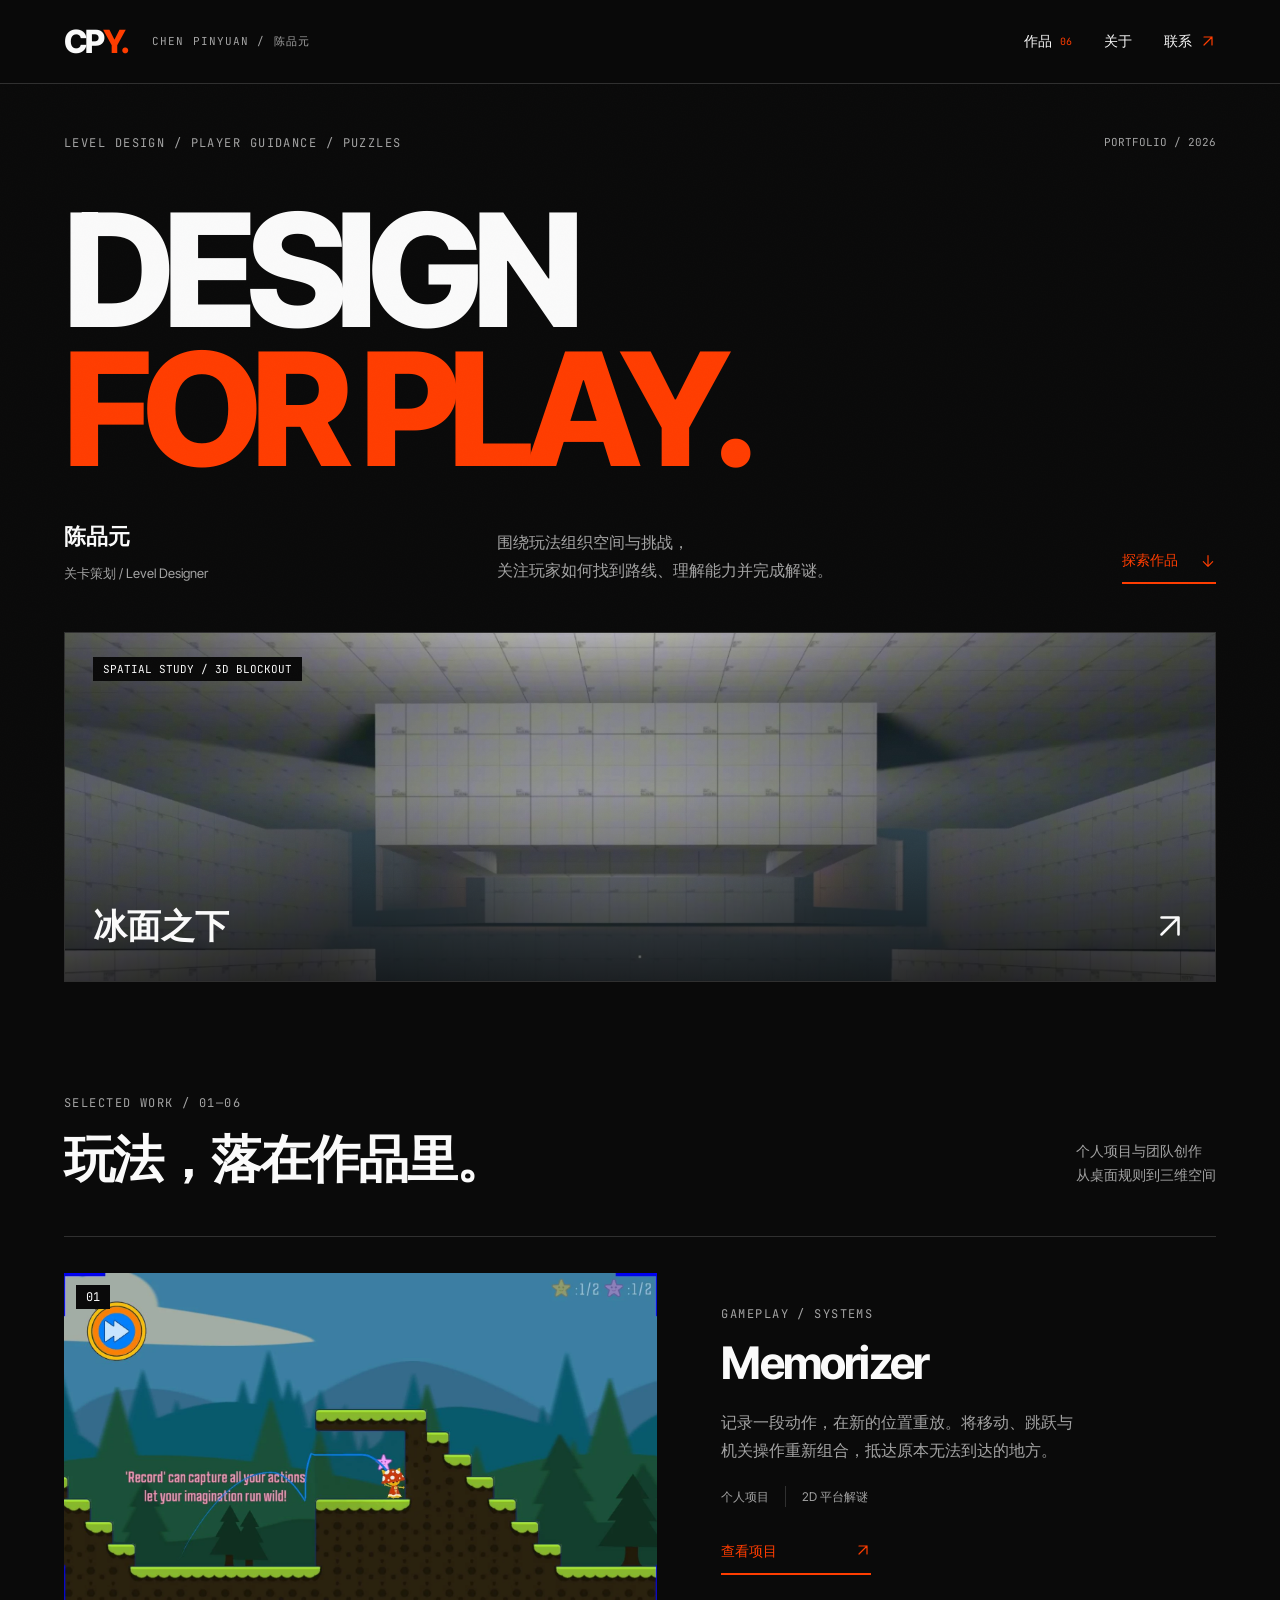
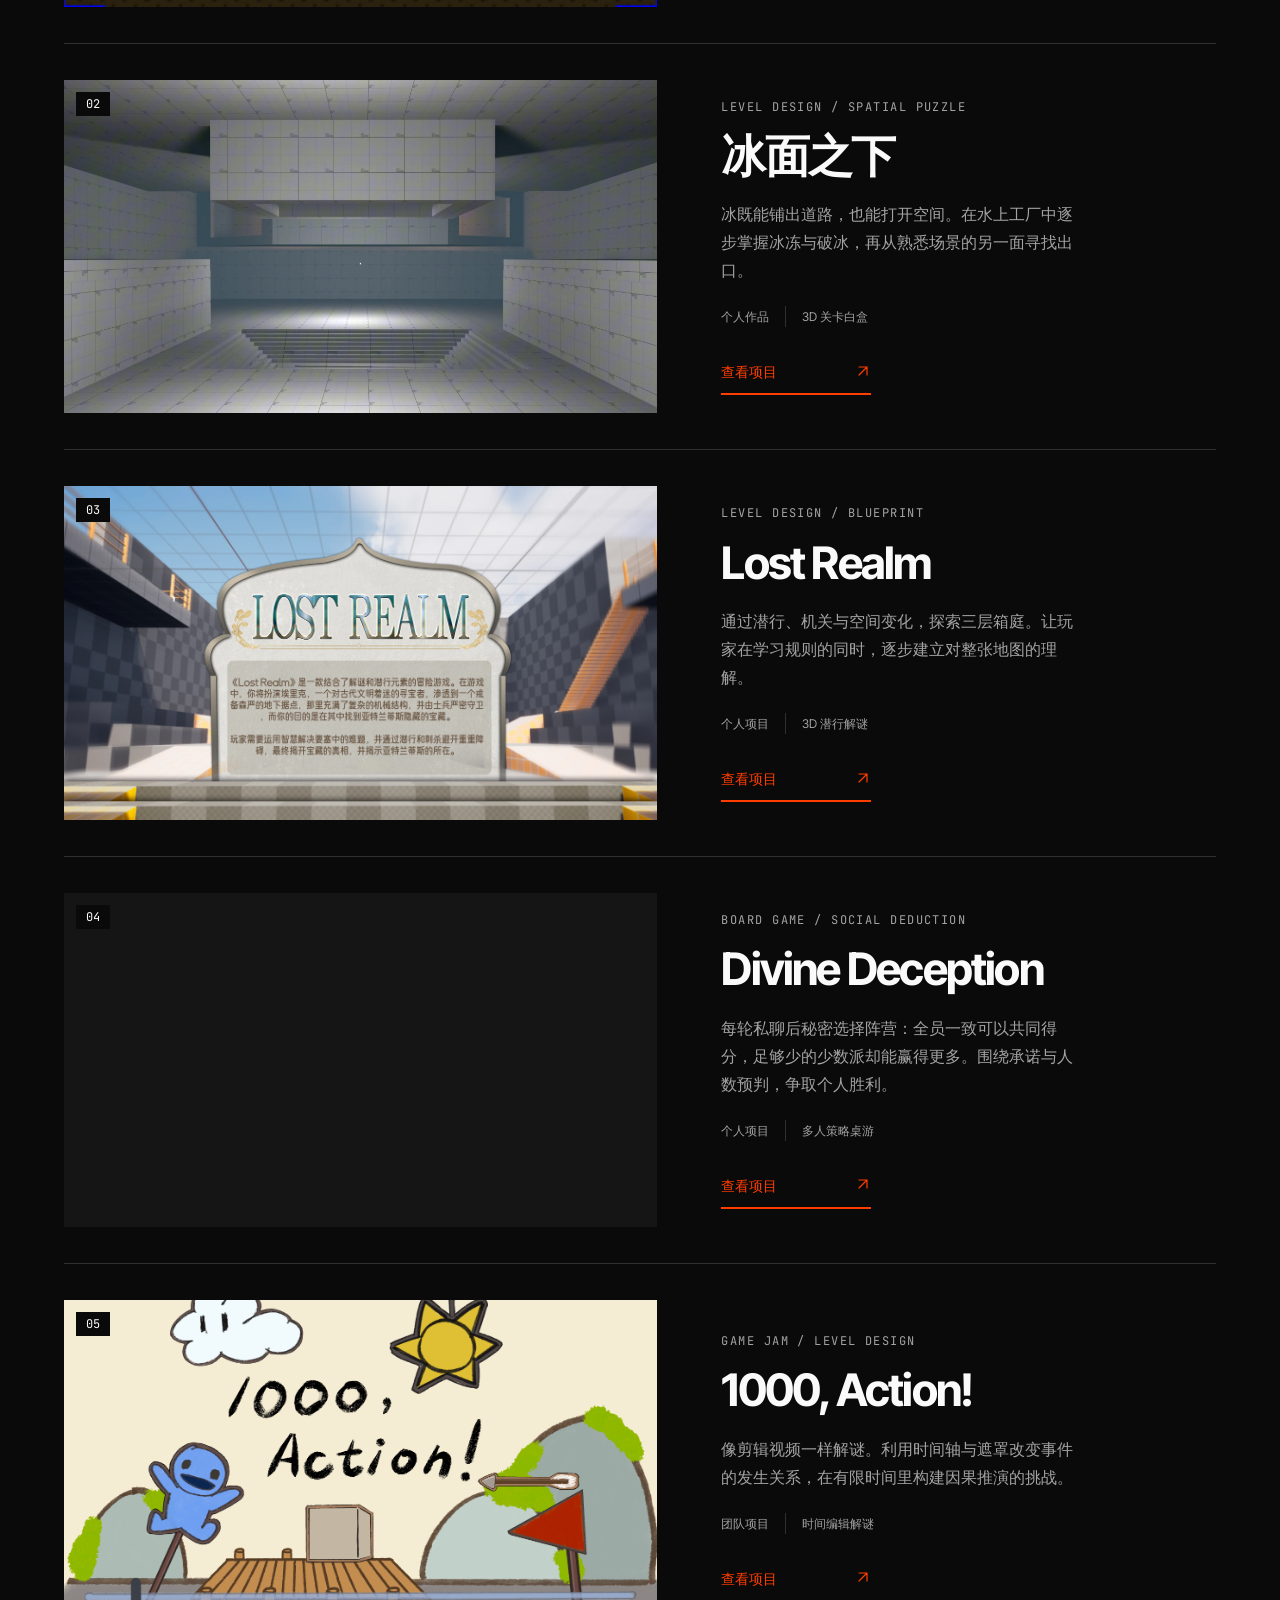
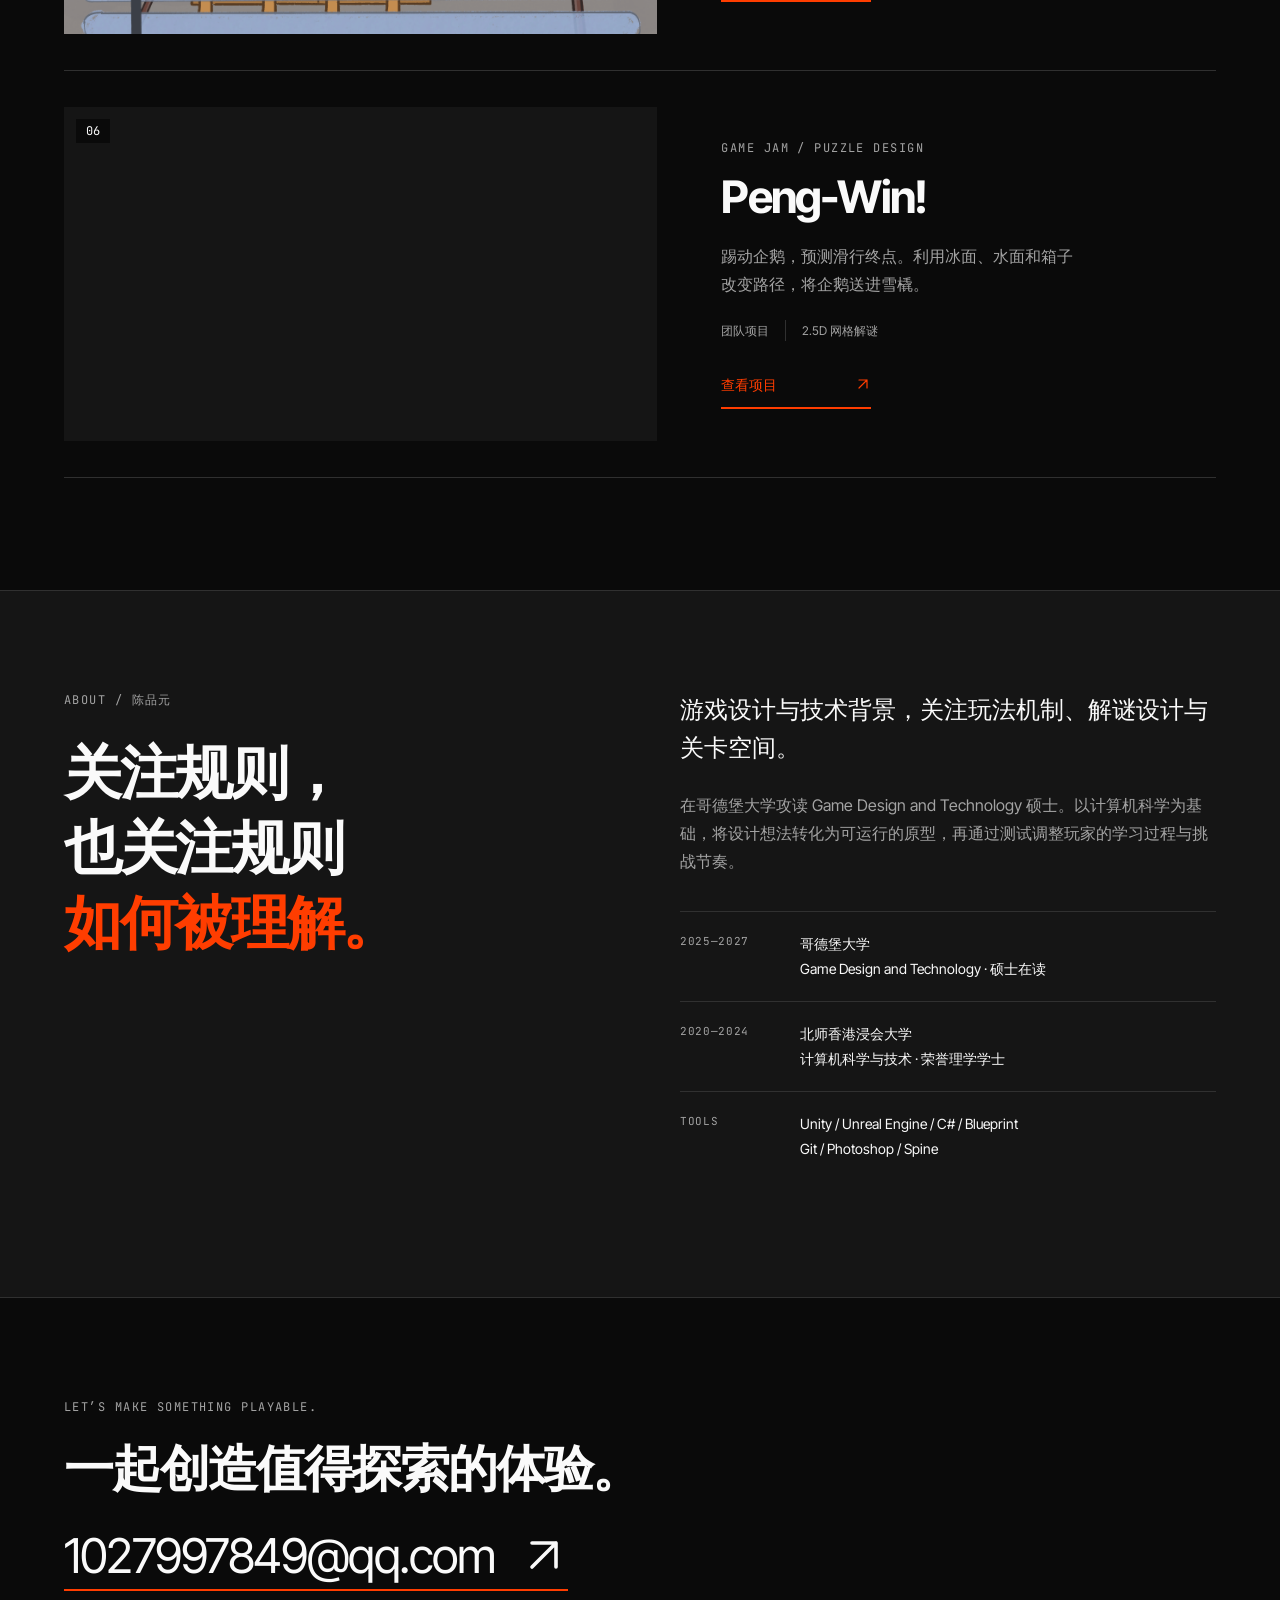
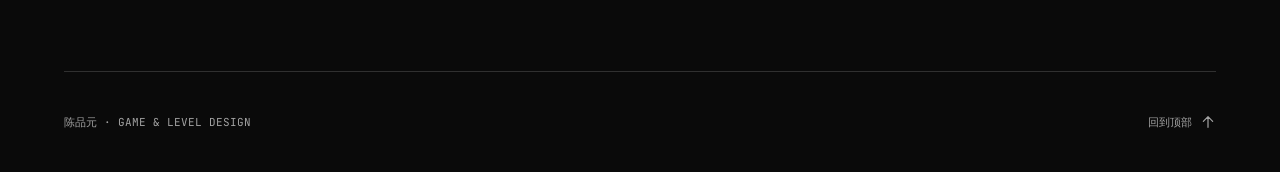
<file: index.html>
<!doctype html>
<html lang="zh-CN">
<head>
<meta charset="utf-8">
<meta name="viewport" content="width=device-width,initial-scale=1">
<meta name="description" content="陈品元的游戏设计作品集：六个玩法与关卡项目，包含个人原型、桌游和团队 GameJam。">
<meta name="theme-color" content="#0a0a0a">
<title>游戏与关卡设计作品集 | 陈品元</title>
<link rel="preconnect" href="https://fonts.googleapis.com">
<link rel="preconnect" href="https://fonts.gstatic.com" crossorigin>
<link href="https://fonts.googleapis.com/css2?family=Inter+Tight:wght@500;600;700;800&family=JetBrains+Mono:wght@400;500&display=swap" rel="stylesheet">
<link rel="stylesheet" href="portfolio.css?v=c5342cd76239">
</head>
<body>
<a class="skip" href="#main">跳转到内容</a>
<header class="site-header">
<a class="brand" href="index.html" aria-label="陈品元，返回首页">CP<span>Y.</span>
</a>
<span class="header-name">CHEN PINYUAN / 陈品元</span>
<nav aria-label="主导航">
<a href="index.html#work">作品 <span>06</span>
</a>
<a href="index.html#about">关于</a>
<a href="mailto:1027997849@qq.com">联系 <span aria-hidden="true">
<svg class="arrow-icon" width="24" height="24" viewBox="0 0 24 24" fill="none" stroke="currentColor" stroke-width="1.8" stroke-linecap="round" stroke-linejoin="round" aria-hidden="true" focusable="false">
<path d="M6 18 18 6M6 6h12v12"/>
</svg>
</span>
</a>
</nav>
</header>
<main id="main">
<section class="container home-hero">
<div class="hero-top">
<p class="eyebrow">LEVEL DESIGN / PLAYER GUIDANCE / PUZZLES</p>
<span class="edition">PORTFOLIO / 2026</span>
</div>
<h1>DESIGN<br>
<span>FOR PLAY.</span>
</h1>
<div class="hero-bottom">
<p class="intro-name">陈品元<span>关卡策划 / Level Designer</span>
</p>
<p>围绕玩法组织空间与挑战，<br>关注玩家如何找到路线、理解能力并完成解谜。</p>
<a class="text-link" href="#work">探索作品 <svg class="arrow-icon" width="24" height="24" viewBox="0 0 24 24" fill="none" stroke="currentColor" stroke-width="1.8" stroke-linecap="round" stroke-linejoin="round" aria-hidden="true" focusable="false">
<path d="M12 4v16m-7-7 7 7 7-7"/>
</svg>
</a>
</div>
<a class="hero-feature" href="beneath-the-ice.html">
<img src="assets/portfolio/ice-cover.webp" alt="冰面之下：水上工厂的 3D 关卡白盒" fetchpriority="high">
<span class="feature-label">SPATIAL STUDY / 3D BLOCKOUT</span>
<span class="feature-title">冰面之下 <span aria-hidden="true">
<svg class="arrow-icon" width="24" height="24" viewBox="0 0 24 24" fill="none" stroke="currentColor" stroke-width="1.8" stroke-linecap="round" stroke-linejoin="round" aria-hidden="true" focusable="false">
<path d="M6 18 18 6M6 6h12v12"/>
</svg>
</span>
</span>
</a>
</section>
<section class="container work-section" id="work">
<div class="section-heading">
<div>
<p class="eyebrow">SELECTED WORK / 01—06</p>
<h2>玩法，落在作品里。</h2>
</div>
<p>个人项目与团队创作<br>从桌面规则到三维空间</p>
</div>
<a class="work-row" href="memorizer.html">
<div class="work-image">
<img src="assets/portfolio/page-12-07.webp" alt="Memorizer 游戏画面与作品设计" loading="lazy" decoding="async">
<span class="work-number">01</span>
</div>
<div class="work-copy">
<p class="eyebrow">GAMEPLAY / SYSTEMS</p>
<h3>Memorizer</h3>
<p>记录一段动作，在新的位置重放。将移动、跳跃与机关操作重新组合，抵达原本无法到达的地方。</p>
<div class="work-meta">
<span>个人项目</span>
<span>2D 平台解谜</span>
</div>
<span class="row-link">查看项目 <span aria-hidden="true">
<svg class="arrow-icon" width="24" height="24" viewBox="0 0 24 24" fill="none" stroke="currentColor" stroke-width="1.8" stroke-linecap="round" stroke-linejoin="round" aria-hidden="true" focusable="false">
<path d="M6 18 18 6M6 6h12v12"/>
</svg>
</span>
</span>
</div>
</a>
<a class="work-row" href="beneath-the-ice.html">
<div class="work-image">
<img src="assets/portfolio/ice-cover.webp" alt="冰面之下 游戏画面与作品设计" loading="lazy" decoding="async">
<span class="work-number">02</span>
</div>
<div class="work-copy">
<p class="eyebrow">LEVEL DESIGN / SPATIAL PUZZLE</p>
<h3>冰面之下</h3>
<p>冰既能铺出道路，也能打开空间。在水上工厂中逐步掌握冰冻与破冰，再从熟悉场景的另一面寻找出口。</p>
<div class="work-meta">
<span>个人作品</span>
<span>3D 关卡白盒</span>
</div>
<span class="row-link">查看项目 <span aria-hidden="true">
<svg class="arrow-icon" width="24" height="24" viewBox="0 0 24 24" fill="none" stroke="currentColor" stroke-width="1.8" stroke-linecap="round" stroke-linejoin="round" aria-hidden="true" focusable="false">
<path d="M6 18 18 6M6 6h12v12"/>
</svg>
</span>
</span>
</div>
</a>
<a class="work-row" href="lost-realm.html">
<div class="work-image">
<img src="assets/portfolio/page-19-02.webp" alt="Lost Realm 游戏画面与作品设计" loading="lazy" decoding="async">
<span class="work-number">03</span>
</div>
<div class="work-copy">
<p class="eyebrow">LEVEL DESIGN / BLUEPRINT</p>
<h3>Lost Realm</h3>
<p>通过潜行、机关与空间变化，探索三层箱庭。让玩家在学习规则的同时，逐步建立对整张地图的理解。</p>
<div class="work-meta">
<span>个人项目</span>
<span>3D 潜行解谜</span>
</div>
<span class="row-link">查看项目 <span aria-hidden="true">
<svg class="arrow-icon" width="24" height="24" viewBox="0 0 24 24" fill="none" stroke="currentColor" stroke-width="1.8" stroke-linecap="round" stroke-linejoin="round" aria-hidden="true" focusable="false">
<path d="M6 18 18 6M6 6h12v12"/>
</svg>
</span>
</span>
</div>
</a>
<a class="work-row" href="divine-deception.html">
<div class="work-image">
<img src="assets/portfolio/page-01-01.webp" alt="Divine Deception 游戏画面与作品设计" loading="lazy" decoding="async">
<span class="work-number">04</span>
</div>
<div class="work-copy">
<p class="eyebrow">BOARD GAME / SOCIAL DEDUCTION</p>
<h3>Divine Deception</h3>
<p>每轮私聊后秘密选择阵营：全员一致可以共同得分，足够少的少数派却能赢得更多。围绕承诺与人数预判，争取个人胜利。</p>
<div class="work-meta">
<span>个人项目</span>
<span>多人策略桌游</span>
</div>
<span class="row-link">查看项目 <span aria-hidden="true">
<svg class="arrow-icon" width="24" height="24" viewBox="0 0 24 24" fill="none" stroke="currentColor" stroke-width="1.8" stroke-linecap="round" stroke-linejoin="round" aria-hidden="true" focusable="false">
<path d="M6 18 18 6M6 6h12v12"/>
</svg>
</span>
</span>
</div>
</a>
<a class="work-row" href="1000-action.html">
<div class="work-image">
<img src="assets/portfolio/action-cover.png" alt="1000, Action! 游戏画面与作品设计" loading="lazy" decoding="async">
<span class="work-number">05</span>
</div>
<div class="work-copy">
<p class="eyebrow">GAME JAM / LEVEL DESIGN</p>
<h3>1000, Action!</h3>
<p>像剪辑视频一样解谜。利用时间轴与遮罩改变事件的发生关系，在有限时间里构建因果推演的挑战。</p>
<div class="work-meta">
<span>团队项目</span>
<span>时间编辑解谜</span>
</div>
<span class="row-link">查看项目 <span aria-hidden="true">
<svg class="arrow-icon" width="24" height="24" viewBox="0 0 24 24" fill="none" stroke="currentColor" stroke-width="1.8" stroke-linecap="round" stroke-linejoin="round" aria-hidden="true" focusable="false">
<path d="M6 18 18 6M6 6h12v12"/>
</svg>
</span>
</span>
</div>
</a>
<a class="work-row" href="peng-win.html">
<div class="work-image">
<img src="assets/portfolio/peng-cover.png" alt="Peng-Win! 游戏画面与作品设计" loading="lazy" decoding="async">
<span class="work-number">06</span>
</div>
<div class="work-copy">
<p class="eyebrow">GAME JAM / PUZZLE DESIGN</p>
<h3>Peng-Win!</h3>
<p>踢动企鹅，预测滑行终点。利用冰面、水面和箱子改变路径，将企鹅送进雪橇。</p>
<div class="work-meta">
<span>团队项目</span>
<span>2.5D 网格解谜</span>
</div>
<span class="row-link">查看项目 <span aria-hidden="true">
<svg class="arrow-icon" width="24" height="24" viewBox="0 0 24 24" fill="none" stroke="currentColor" stroke-width="1.8" stroke-linecap="round" stroke-linejoin="round" aria-hidden="true" focusable="false">
<path d="M6 18 18 6M6 6h12v12"/>
</svg>
</span>
</span>
</div>
</a>
</section>
<section id="about" class="about-section">
<div class="container about-grid">
<div>
<p class="eyebrow">ABOUT / 陈品元</p>
<h2>关注规则，<br>也关注规则<br>
<span>如何被理解。</span>
</h2>
</div>
<div class="about-copy">
<p class="lead">游戏设计与技术背景，关注玩法机制、解谜设计与关卡空间。</p>
<p>在哥德堡大学攻读 Game Design and Technology 硕士。以计算机科学为基础，将设计想法转化为可运行的原型，再通过测试调整玩家的学习过程与挑战节奏。</p>
<dl class="profile">
<div>
<dt>2025—2027</dt>
<dd>哥德堡大学<br>Game Design and Technology · 硕士在读</dd>
</div>
<div>
<dt>2020—2024</dt>
<dd>北师香港浸会大学<br>计算机科学与技术 · 荣誉理学学士</dd>
</div>
<div>
<dt>TOOLS</dt>
<dd>Unity / Unreal Engine / C# / Blueprint<br>Git / Photoshop / Spine</dd>
</div>
</dl>
</div>
</div>
</section>
</main>
<footer id="contact" class="container footer">
<p class="eyebrow">LET’S MAKE SOMETHING PLAYABLE.</p>
<h2>一起创造值得探索的体验。</h2>
<a class="email" href="mailto:1027997849@qq.com">1027997849@qq.com <span aria-hidden="true">
<svg class="arrow-icon" width="24" height="24" viewBox="0 0 24 24" fill="none" stroke="currentColor" stroke-width="1.8" stroke-linecap="round" stroke-linejoin="round" aria-hidden="true" focusable="false">
<path d="M6 18 18 6M6 6h12v12"/>
</svg>
</span>
</a>
<div class="footer-bottom">
<span>陈品元 · GAME & LEVEL DESIGN</span>
<a href="#main">回到顶部 <svg class="arrow-icon" width="24" height="24" viewBox="0 0 24 24" fill="none" stroke="currentColor" stroke-width="1.8" stroke-linecap="round" stroke-linejoin="round" aria-hidden="true" focusable="false">
<path d="M12 20V4m-7 7 7-7 7 7"/>
</svg>
</a>
</div>
</footer>
<dialog id="image-viewer" aria-label="图片大图">
<button class="viewer-close" aria-label="关闭大图">关闭 ×</button>
<button class="viewer-zoom" aria-pressed="false">原尺寸查看</button>
<div class="viewer-scroll">
<img alt="">
</div>
<p>
</p>
</dialog>
<script src="portfolio.js" defer>
</script>
</body>
</html>
</file>
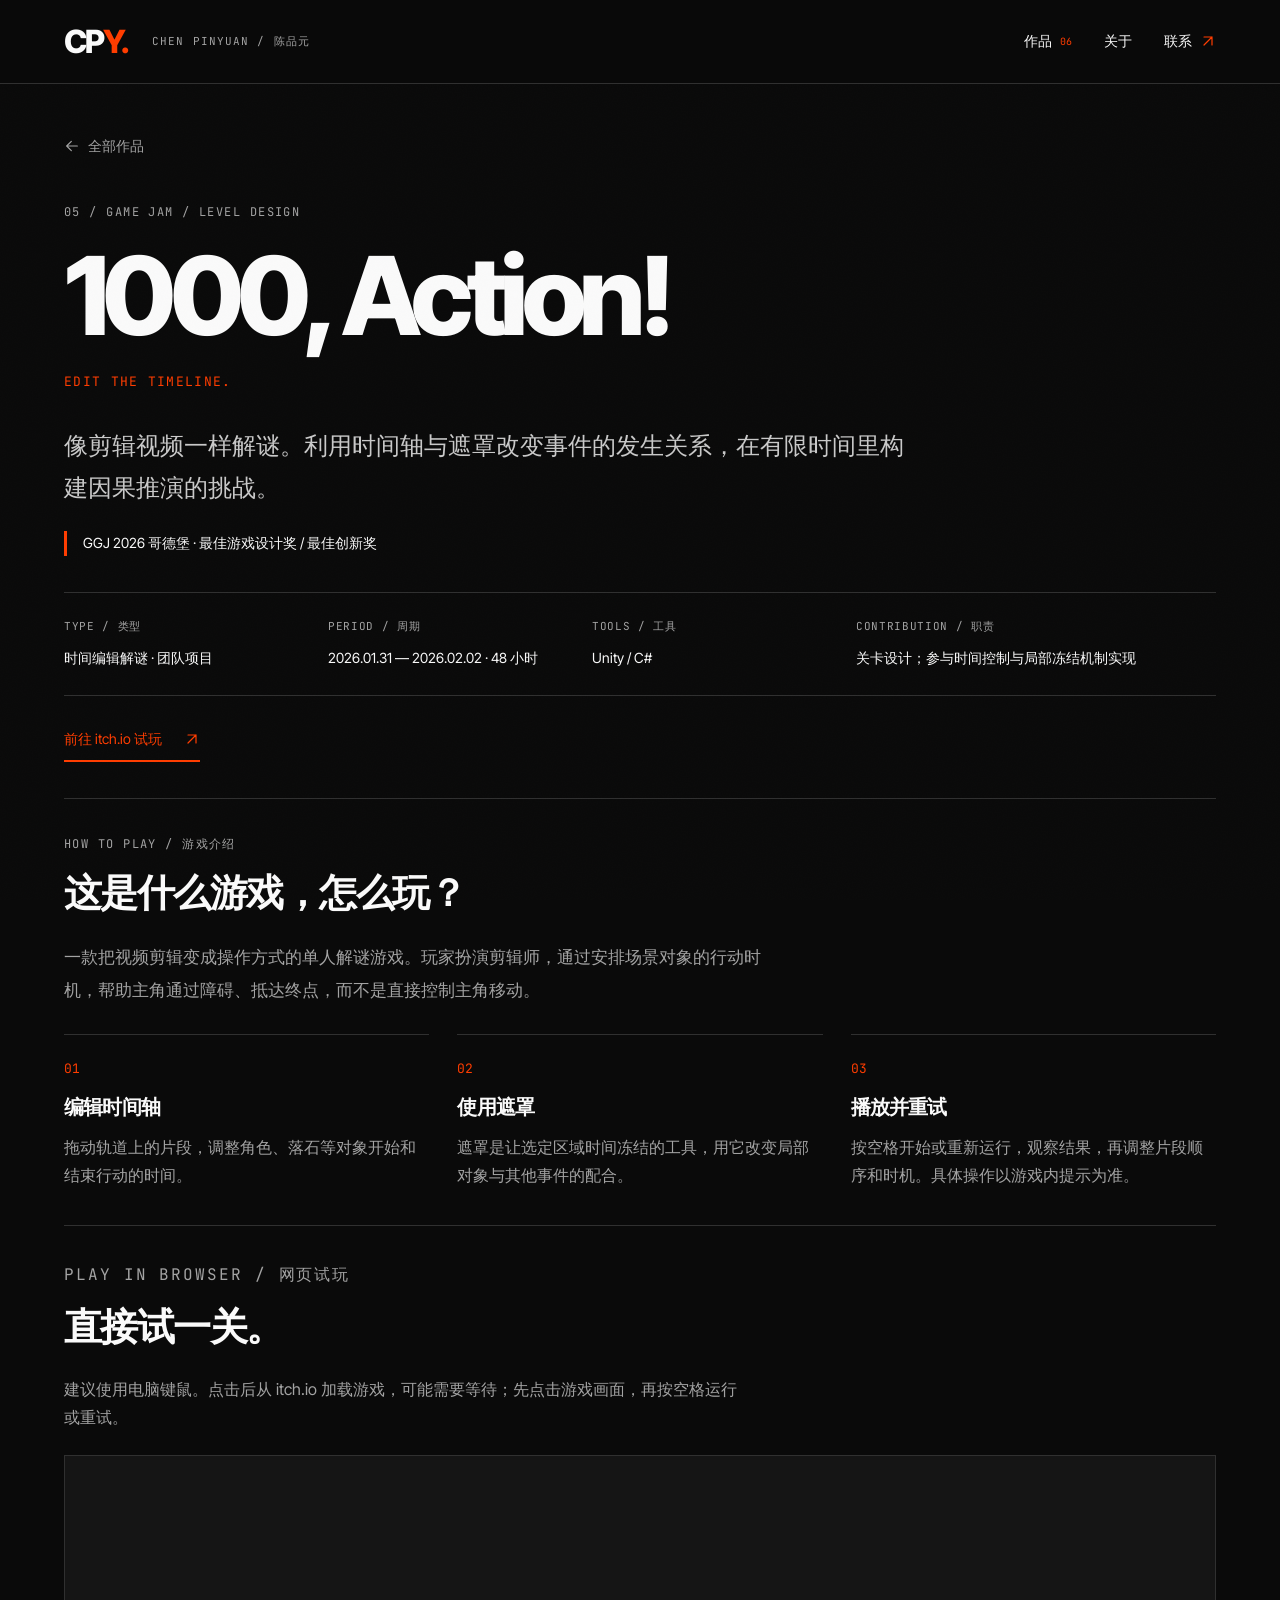
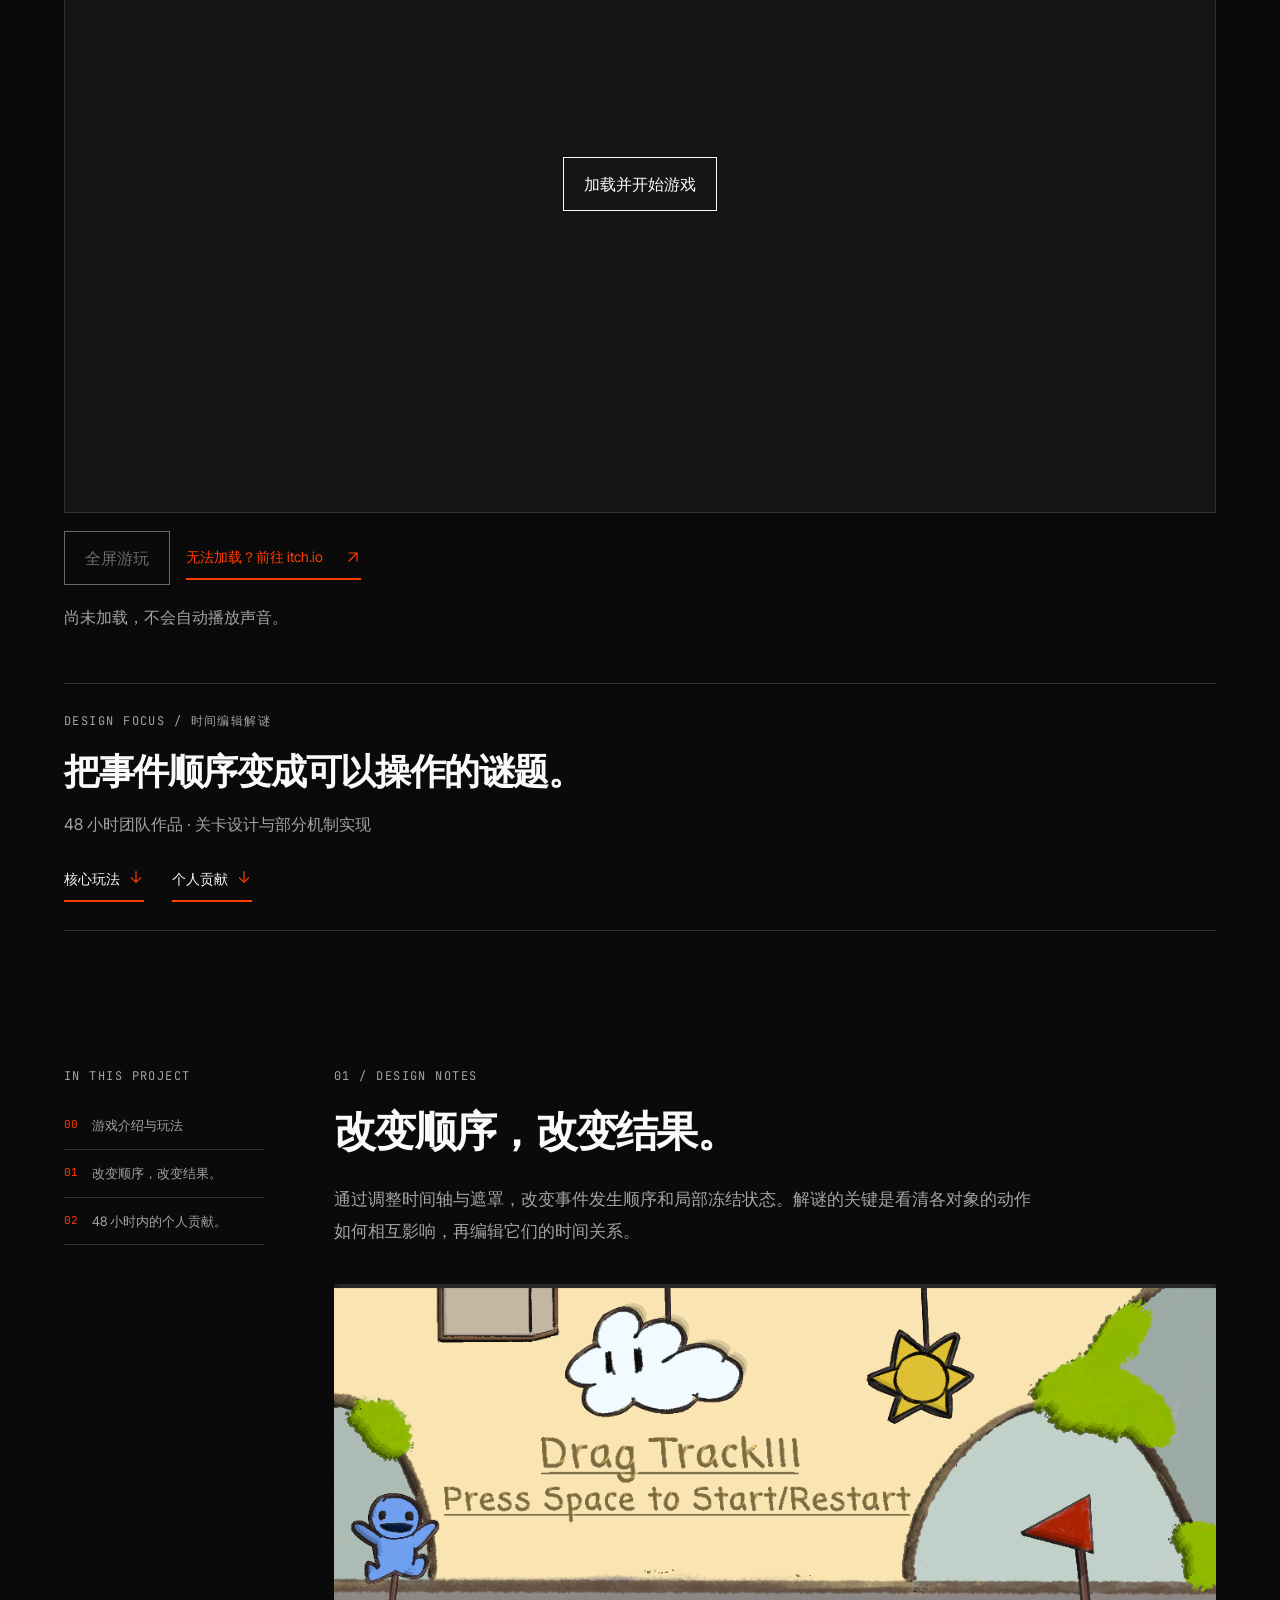
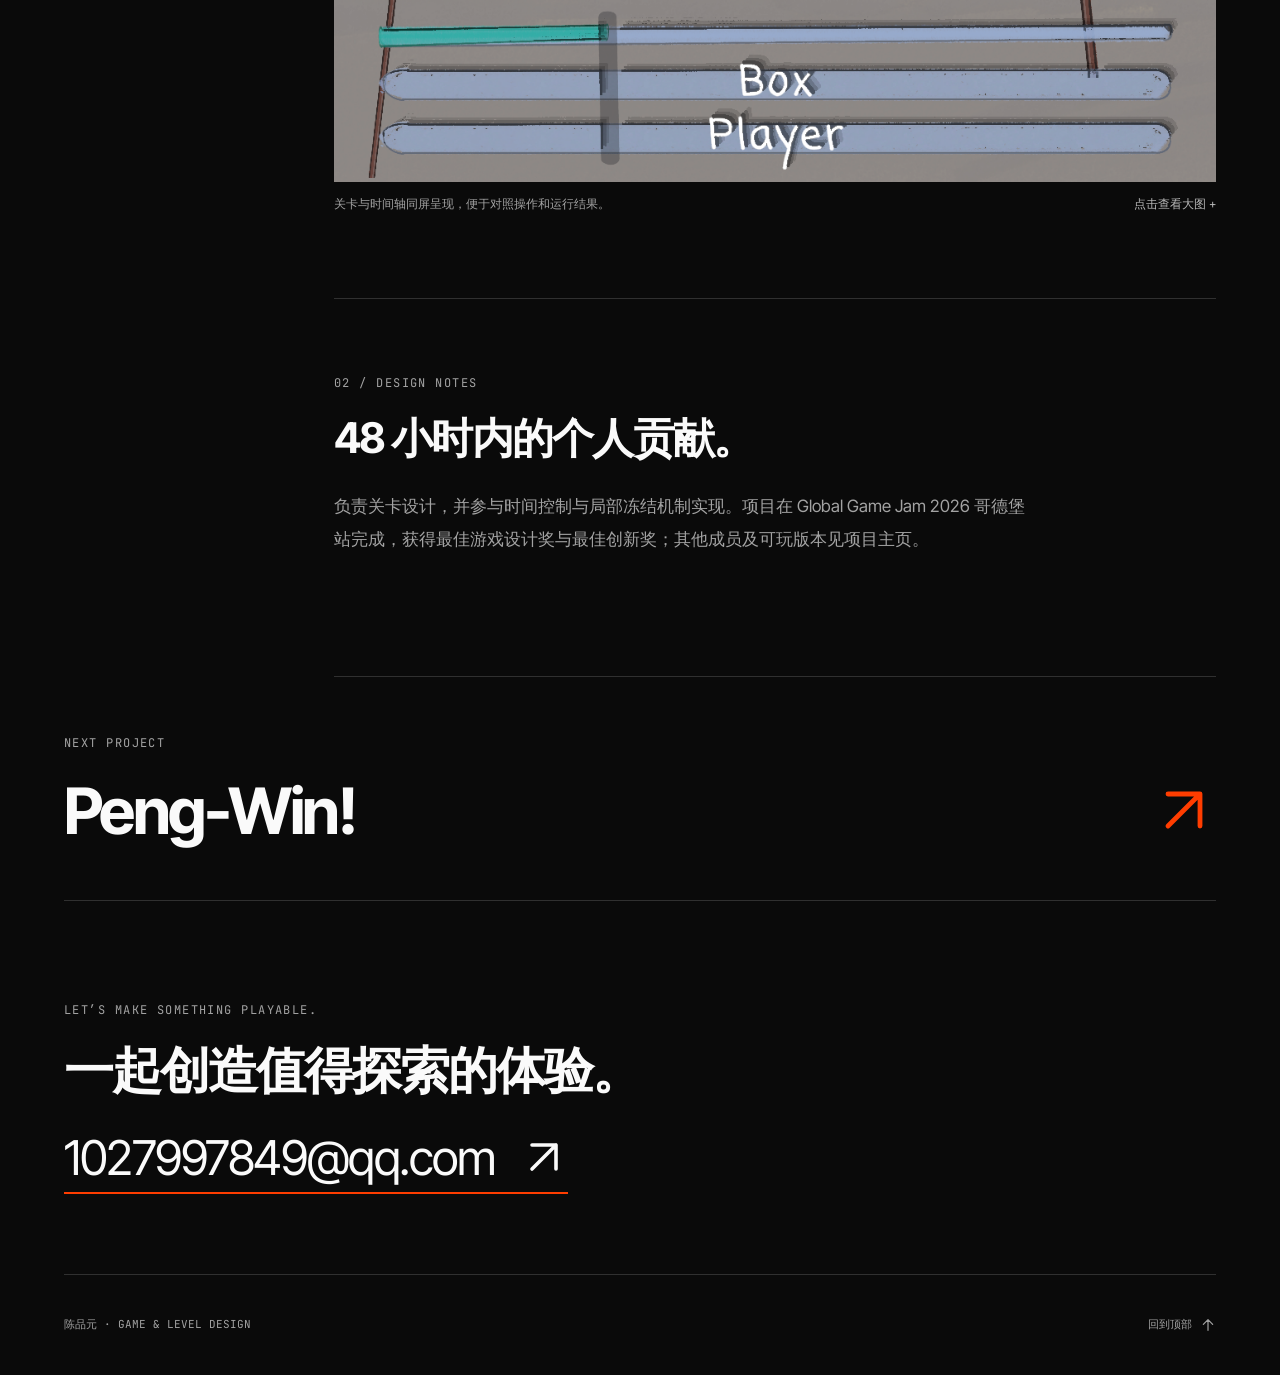
<file: 1000-action.html>
<!doctype html>
<html lang="zh-CN">
<head>
<meta charset="utf-8">
<meta name="viewport" content="width=device-width,initial-scale=1">
<meta name="description" content="像剪辑视频一样解谜。利用时间轴与遮罩改变事件的发生关系，在有限时间里构建因果推演的挑战。">
<meta name="theme-color" content="#0a0a0a">
<title>1000, Action! | 陈品元</title>
<link rel="preconnect" href="https://fonts.googleapis.com">
<link rel="preconnect" href="https://fonts.gstatic.com" crossorigin>
<link href="https://fonts.googleapis.com/css2?family=Inter+Tight:wght@500;600;700;800&family=JetBrains+Mono:wght@400;500&display=swap" rel="stylesheet">
<link rel="stylesheet" href="portfolio.css?v=c5342cd76239">
</head>
<body>
<a class="skip" href="#main">跳转到内容</a>
<header class="site-header">
<a class="brand" href="index.html" aria-label="陈品元，返回首页">CP<span>Y.</span>
</a>
<span class="header-name">CHEN PINYUAN / 陈品元</span>
<nav aria-label="主导航">
<a href="index.html#work">作品 <span>06</span>
</a>
<a href="index.html#about">关于</a>
<a href="mailto:1027997849@qq.com">联系 <span aria-hidden="true">
<svg class="arrow-icon" width="24" height="24" viewBox="0 0 24 24" fill="none" stroke="currentColor" stroke-width="1.8" stroke-linecap="round" stroke-linejoin="round" aria-hidden="true" focusable="false">
<path d="M6 18 18 6M6 6h12v12"/>
</svg>
</span>
</a>
</nav>
</header>
<main id="main">
<div class="container">
<section class="project-hero">
<a class="back-link" href="index.html#work">
<svg class="arrow-icon" width="24" height="24" viewBox="0 0 24 24" fill="none" stroke="currentColor" stroke-width="1.8" stroke-linecap="round" stroke-linejoin="round" aria-hidden="true" focusable="false">
<path d="M20 12H4m7-7-7 7 7 7"/>
</svg> 全部作品</a>
<p class="eyebrow">05 / GAME JAM / LEVEL DESIGN</p>
<h1>1000, Action!</h1>
<p class="project-english">EDIT THE TIMELINE.</p>
<p class="project-intro">像剪辑视频一样解谜。利用时间轴与遮罩改变事件的发生关系，在有限时间里构建因果推演的挑战。</p>
<p class="award">GGJ 2026 哥德堡 · 最佳游戏设计奖 / 最佳创新奖</p>
<dl class="project-facts">
<div>
<dt>TYPE / 类型</dt>
<dd>时间编辑解谜 · 团队项目</dd>
</div>
<div>
<dt>PERIOD / 周期</dt>
<dd>2026.01.31 — 2026.02.02 · 48 小时</dd>
</div>
<div>
<dt>TOOLS / 工具</dt>
<dd>Unity / C#</dd>
</div>
<div>
<dt>CONTRIBUTION / 职责</dt>
<dd>关卡设计；参与时间控制与局部冻结机制实现</dd>
</div>
</dl>
<div class="project-links">
<a class="text-link" href="https://zzoonng.itch.io/1000action" target="_blank" rel="noopener noreferrer">前往 itch.io 试玩 <svg class="arrow-icon" width="24" height="24" viewBox="0 0 24 24" fill="none" stroke="currentColor" stroke-width="1.8" stroke-linecap="round" stroke-linejoin="round" aria-hidden="true" focusable="false">
<path d="M6 18 18 6M6 6h12v12"/>
</svg>
</a>
</div>
<section class="gameplay-intro" id="gameplay" aria-labelledby="gameplay-title">
<p class="eyebrow">HOW TO PLAY / 游戏介绍</p>
<h2 id="gameplay-title">这是什么游戏，怎么玩？</h2>
<p class="section-lead">一款把视频剪辑变成操作方式的单人解谜游戏。玩家扮演剪辑师，通过安排场景对象的行动时机，帮助主角通过障碍、抵达终点，而不是直接控制主角移动。</p>
<ol class="gameplay-loop">
<li>
<h3>编辑时间轴</h3>
<p>拖动轨道上的片段，调整角色、落石等对象开始和结束行动的时间。</p>
</li>
<li>
<h3>使用遮罩</h3>
<p>遮罩是让选定区域时间冻结的工具，用它改变局部对象与其他事件的配合。</p>
</li>
<li>
<h3>播放并重试</h3>
<p>按空格开始或重新运行，观察结果，再调整片段顺序和时机。具体操作以游戏内提示为准。</p>
</li>
</ol>
</section>
<section class="playable" aria-labelledby="playable-title">
<p class="eyebrow">PLAY IN BROWSER / 网页试玩</p>
<h2 id="playable-title">直接试一关。</h2>
<p>建议使用电脑键鼠。点击后从 itch.io 加载游戏，可能需要等待；先点击游戏画面，再按空格运行或重试。</p>
<div class="game-stage" id="action-game" data-game-src="https://itch.io/embed-upload/16338738?color=0a0a0a">
<button class="game-launch" type="button" aria-controls="action-game">加载并开始游戏</button>
</div>
<div class="game-controls">
<button class="game-fullscreen" type="button" disabled>全屏游玩</button>
<button class="game-stop" type="button" hidden>关闭游戏</button>
<a class="text-link" href="https://zzoonng.itch.io/1000action" target="_blank" rel="noopener noreferrer">无法加载？前往 itch.io <svg class="arrow-icon" width="24" height="24" viewBox="0 0 24 24" fill="none" stroke="currentColor" stroke-width="1.8" stroke-linecap="round" stroke-linejoin="round" aria-hidden="true" focusable="false">
<path d="M6 18 18 6M6 6h12v12"/>
</svg>
</a>
</div>
<p class="game-status" role="status" aria-live="polite">尚未加载，不会自动播放声音。</p>
<noscript>
<p>当前浏览器未启用 JavaScript，请通过上方 itch.io 链接游玩。</p>
</noscript>
</section>
<section class="case-overview" aria-label="项目阅读重点">
<p class="eyebrow">DESIGN FOCUS / 时间编辑解谜</p>
<h2>把事件顺序变成可以操作的谜题。</h2>
<p>48 小时团队作品 · 关卡设计与部分机制实现</p>
<nav aria-label="重点内容">
<a href="#section-1">核心玩法 <span aria-hidden="true">
<svg class="arrow-icon" width="24" height="24" viewBox="0 0 24 24" fill="none" stroke="currentColor" stroke-width="1.8" stroke-linecap="round" stroke-linejoin="round" aria-hidden="true" focusable="false">
<path d="M12 4v16m-7-7 7 7 7-7"/>
</svg>
</span>
</a>
<a href="#section-2">个人贡献 <span aria-hidden="true">
<svg class="arrow-icon" width="24" height="24" viewBox="0 0 24 24" fill="none" stroke="currentColor" stroke-width="1.8" stroke-linecap="round" stroke-linejoin="round" aria-hidden="true" focusable="false">
<path d="M12 4v16m-7-7 7 7 7-7"/>
</svg>
</span>
</a>
</nav>
</section>
</section>
<div class="case-layout">
<aside class="case-nav" aria-label="项目内容导航">
<p class="eyebrow">IN THIS PROJECT</p>
<a href="#gameplay">
<span>00</span>游戏介绍与玩法</a>
<a href="#section-1">
<span>01</span>改变顺序，改变结果。</a>
<a href="#section-2">
<span>02</span>48 小时内的个人贡献。</a>
</aside>
<div>
<section class="case-section" id="section-1">
<p class="eyebrow">01 / DESIGN NOTES</p>
<h2>改变顺序，改变结果。</h2>
<p class="section-lead">通过调整时间轴与遮罩，改变事件发生顺序和局部冻结状态。解谜的关键是看清各对象的动作如何相互影响，再编辑它们的时间关系。</p>
<div class="gallery">
<figure class="figure">
<a class="image-link" href="assets/portfolio/action-gameplay.png" data-lightbox aria-label="点击查看大图：关卡与时间轴同屏呈现，便于对照操作和运行结果。">
<img src="assets/portfolio/action-gameplay.png" alt="关卡与时间轴同屏呈现，便于对照操作和运行结果。" loading="lazy" decoding="async">
</a>
<figcaption>关卡与时间轴同屏呈现，便于对照操作和运行结果。 <span>点击查看大图 +</span>
</figcaption>
</figure>
</div>
</section>
<section class="case-section" id="section-2">
<p class="eyebrow">02 / DESIGN NOTES</p>
<h2>48 小时内的个人贡献。</h2>
<p class="section-lead">负责关卡设计，并参与时间控制与局部冻结机制实现。项目在 Global Game Jam 2026 哥德堡站完成，获得最佳游戏设计奖与最佳创新奖；其他成员及可玩版本见项目主页。</p>
<div class="gallery">
</div>
</section>
</div>
</div>
<a class="next-project" href="peng-win.html">
<span class="eyebrow">NEXT PROJECT</span>
<strong>Peng-Win! <span aria-hidden="true">
<svg class="arrow-icon" width="24" height="24" viewBox="0 0 24 24" fill="none" stroke="currentColor" stroke-width="1.8" stroke-linecap="round" stroke-linejoin="round" aria-hidden="true" focusable="false">
<path d="M6 18 18 6M6 6h12v12"/>
</svg>
</span>
</strong>
</a>
</div>
</main>
<footer id="contact" class="container footer">
<p class="eyebrow">LET’S MAKE SOMETHING PLAYABLE.</p>
<h2>一起创造值得探索的体验。</h2>
<a class="email" href="mailto:1027997849@qq.com">1027997849@qq.com <span aria-hidden="true">
<svg class="arrow-icon" width="24" height="24" viewBox="0 0 24 24" fill="none" stroke="currentColor" stroke-width="1.8" stroke-linecap="round" stroke-linejoin="round" aria-hidden="true" focusable="false">
<path d="M6 18 18 6M6 6h12v12"/>
</svg>
</span>
</a>
<div class="footer-bottom">
<span>陈品元 · GAME & LEVEL DESIGN</span>
<a href="#main">回到顶部 <svg class="arrow-icon" width="24" height="24" viewBox="0 0 24 24" fill="none" stroke="currentColor" stroke-width="1.8" stroke-linecap="round" stroke-linejoin="round" aria-hidden="true" focusable="false">
<path d="M12 20V4m-7 7 7-7 7 7"/>
</svg>
</a>
</div>
</footer>
<dialog id="image-viewer" aria-label="图片大图">
<button class="viewer-close" aria-label="关闭大图">关闭 ×</button>
<button class="viewer-zoom" aria-pressed="false">原尺寸查看</button>
<div class="viewer-scroll">
<img alt="">
</div>
<p>
</p>
</dialog>
<script src="portfolio.js" defer>
</script>
</body>
</html>
</file>
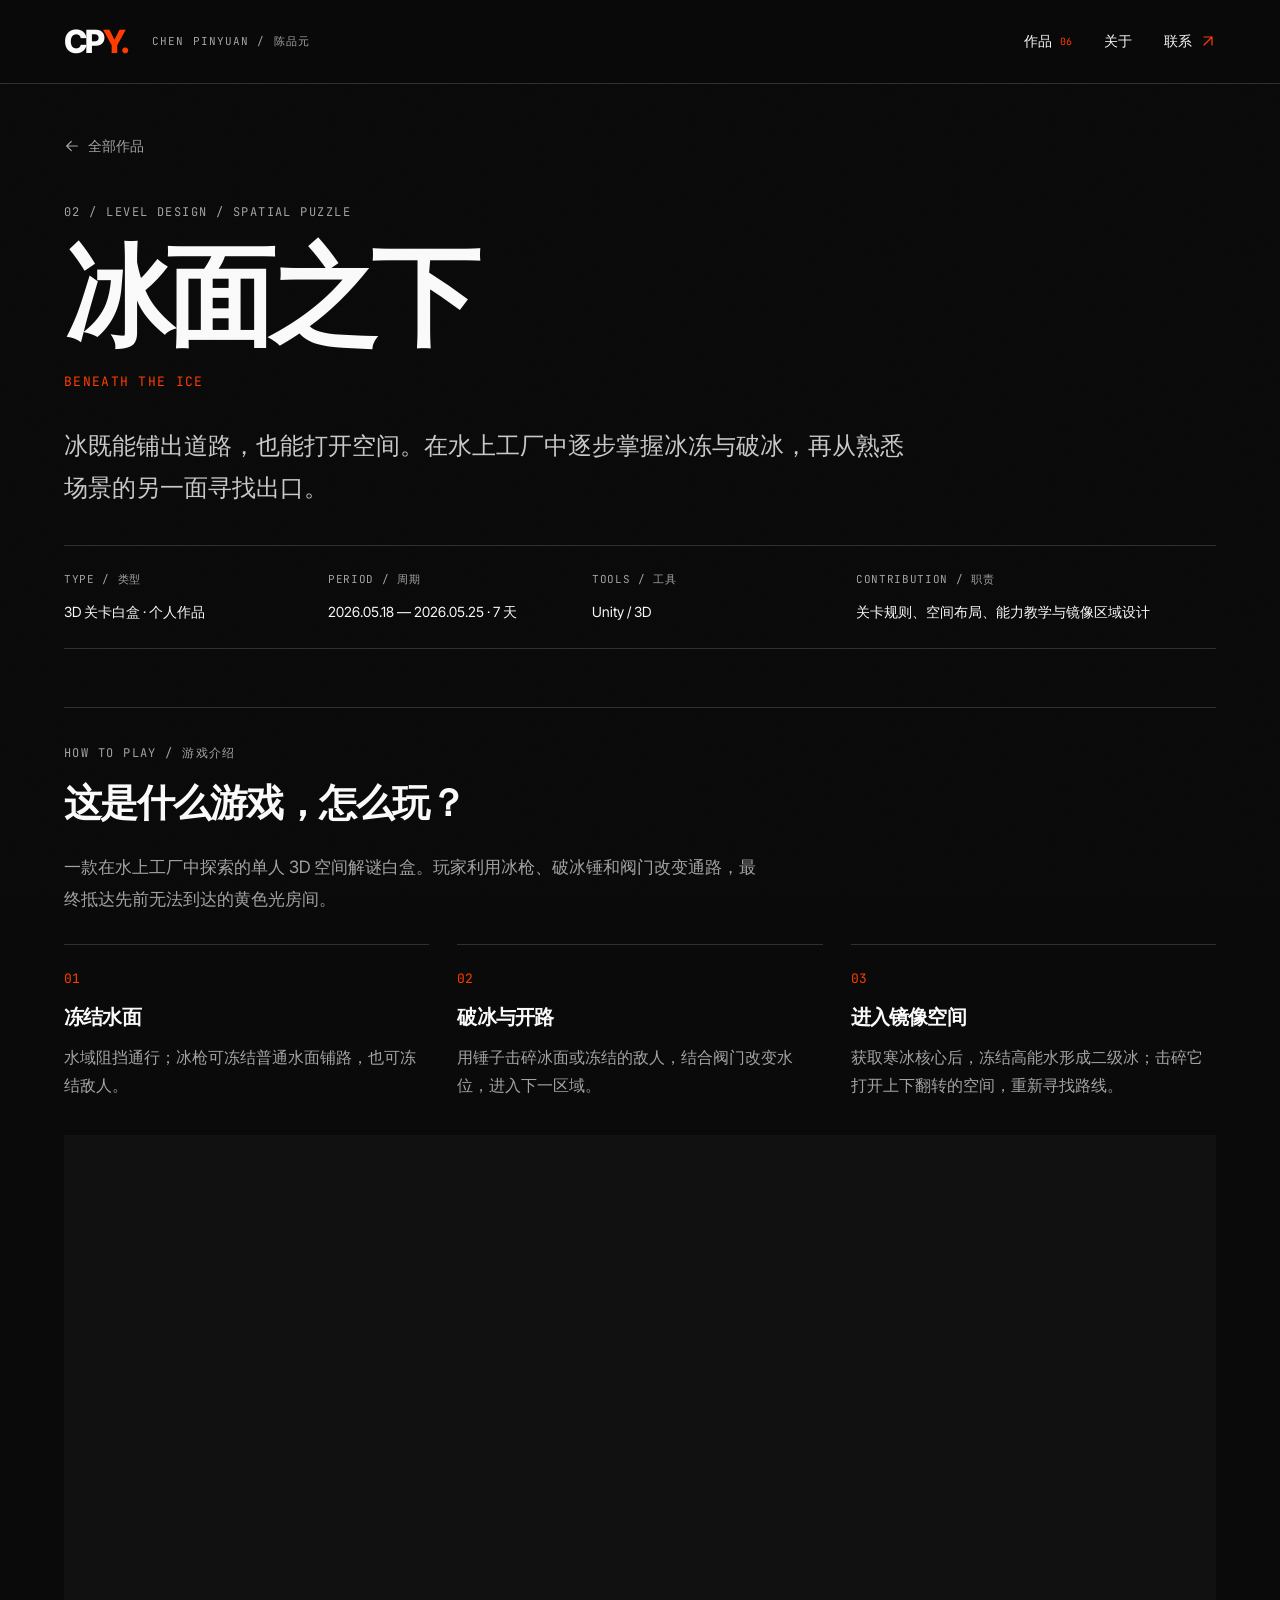
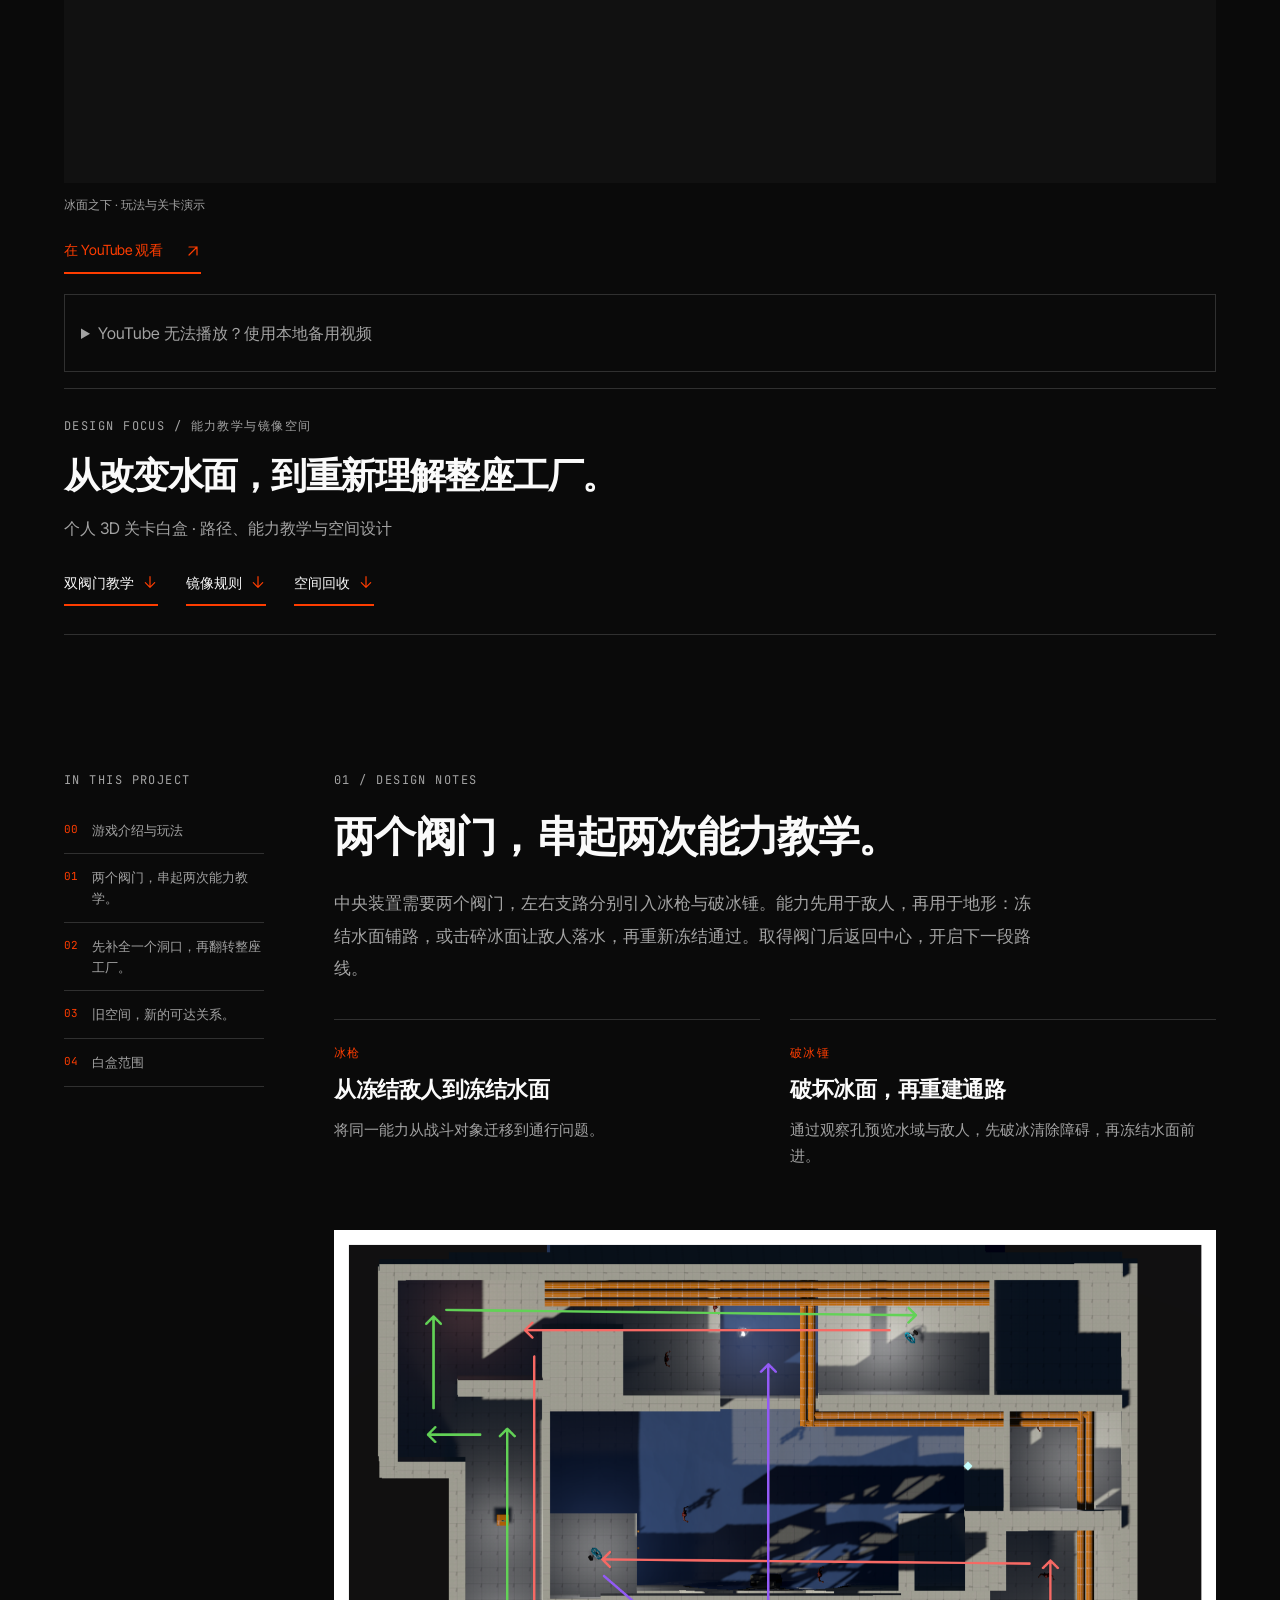
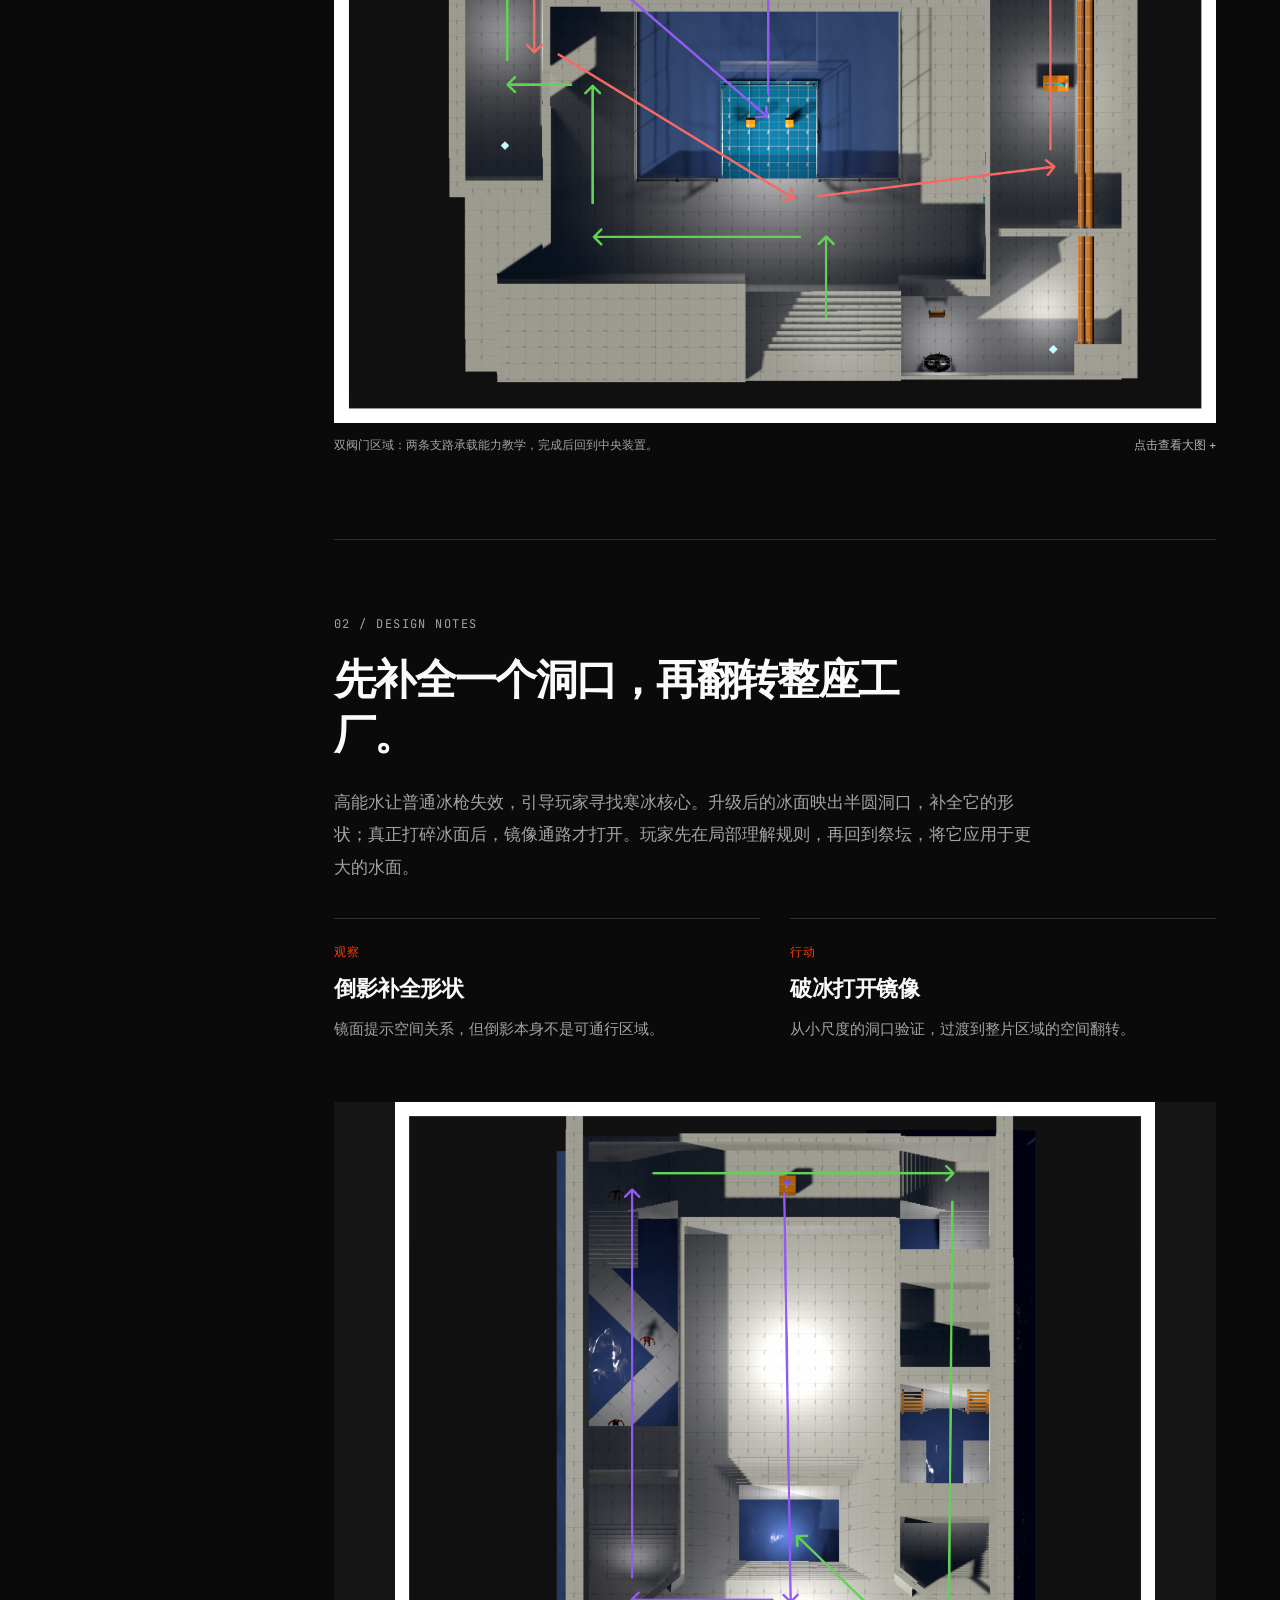
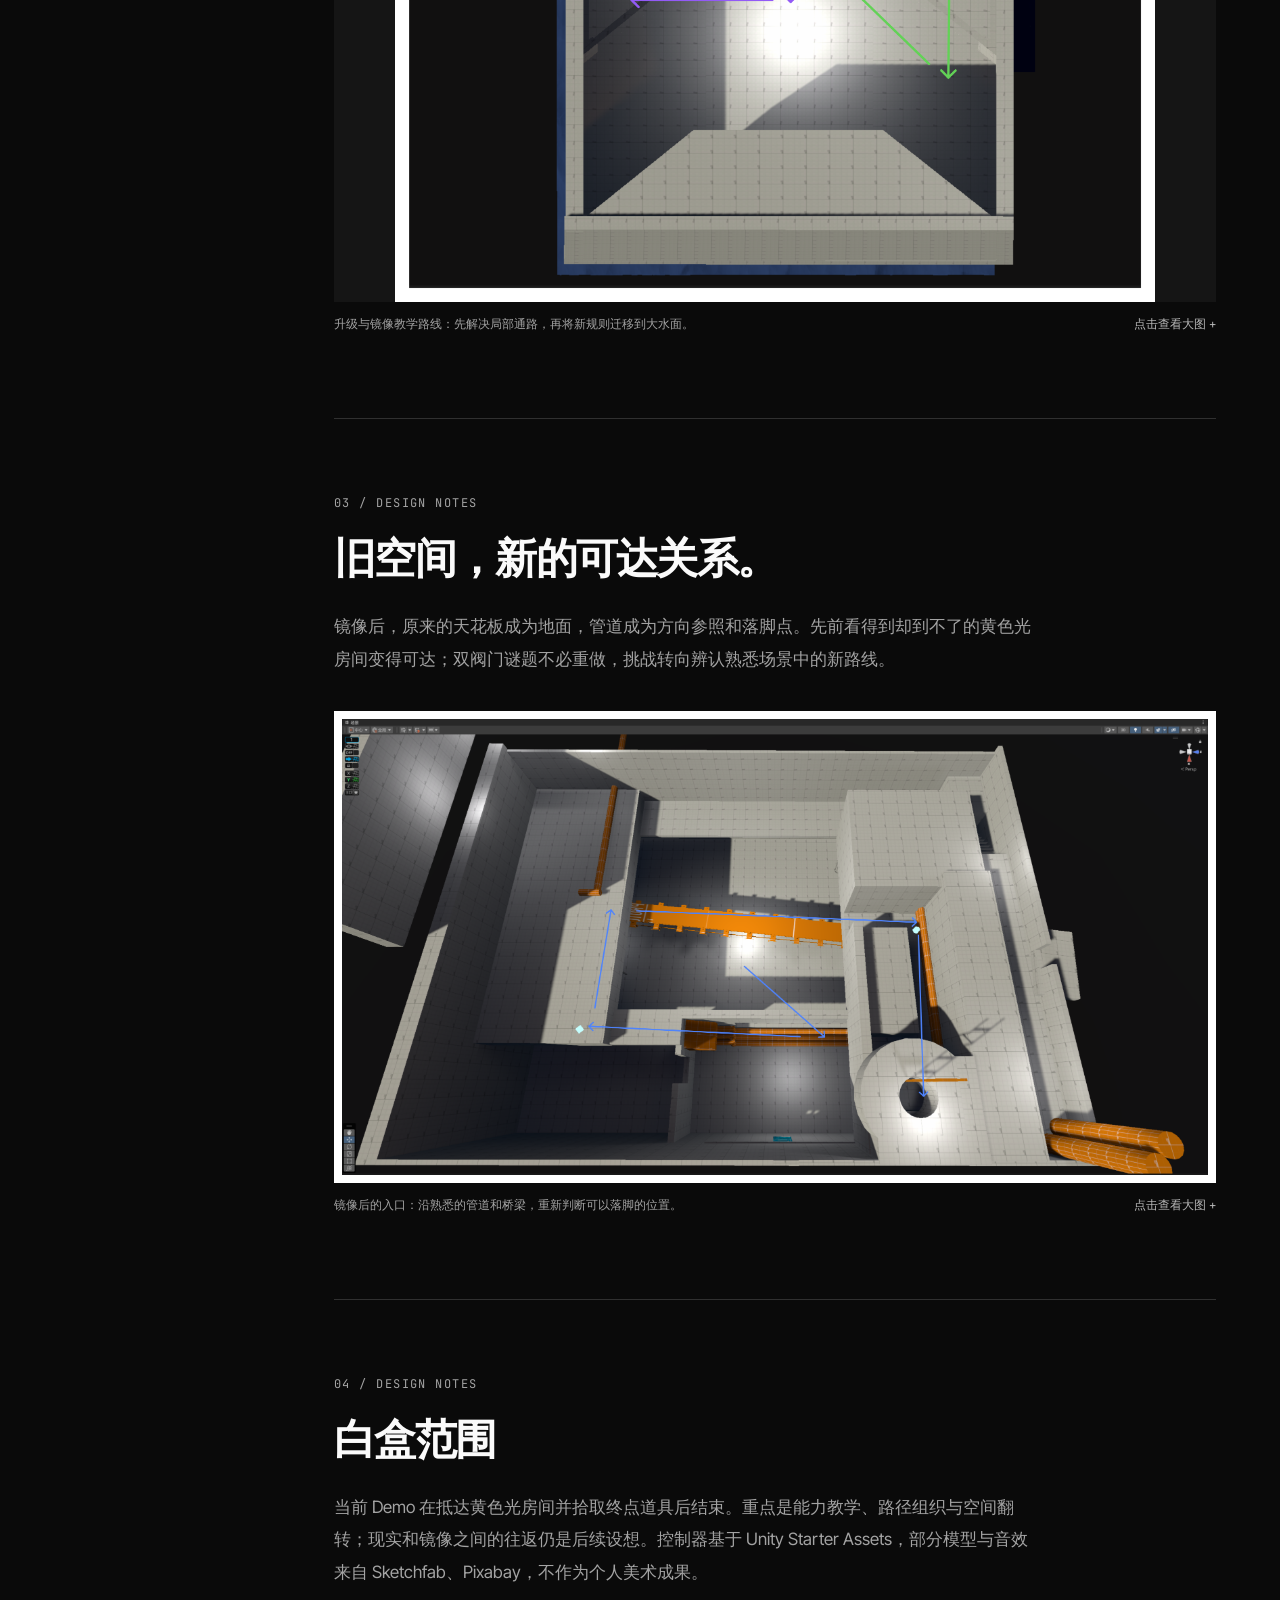
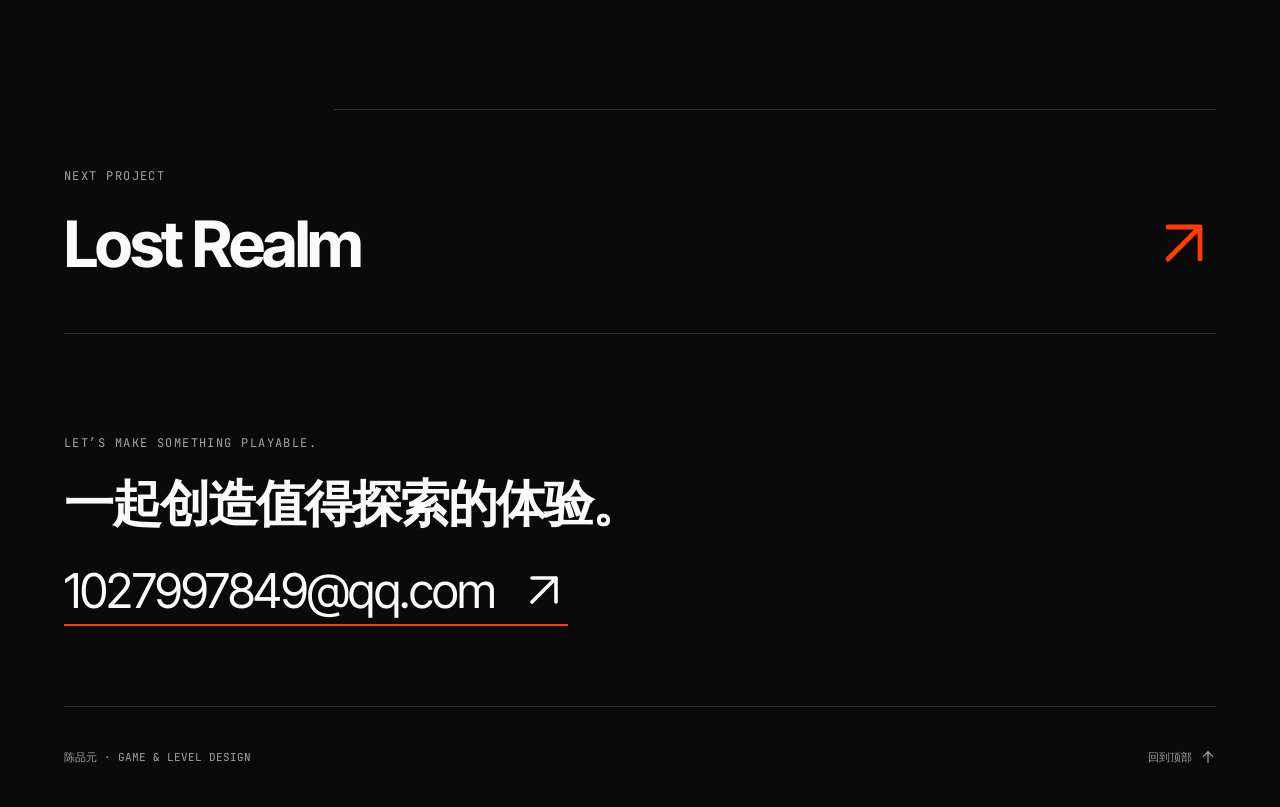
<file: beneath-the-ice.html>
<!doctype html>
<html lang="zh-CN">
<head>
<meta charset="utf-8">
<meta name="viewport" content="width=device-width,initial-scale=1">
<meta name="description" content="冰既能铺出道路，也能打开空间。在水上工厂中逐步掌握冰冻与破冰，再从熟悉场景的另一面寻找出口。">
<meta name="theme-color" content="#0a0a0a">
<title>冰面之下 | 陈品元</title>
<link rel="preconnect" href="https://fonts.googleapis.com">
<link rel="preconnect" href="https://fonts.gstatic.com" crossorigin>
<link href="https://fonts.googleapis.com/css2?family=Inter+Tight:wght@500;600;700;800&family=JetBrains+Mono:wght@400;500&display=swap" rel="stylesheet">
<link rel="stylesheet" href="portfolio.css?v=c5342cd76239">
</head>
<body>
<a class="skip" href="#main">跳转到内容</a>
<header class="site-header">
<a class="brand" href="index.html" aria-label="陈品元，返回首页">CP<span>Y.</span>
</a>
<span class="header-name">CHEN PINYUAN / 陈品元</span>
<nav aria-label="主导航">
<a href="index.html#work">作品 <span>06</span>
</a>
<a href="index.html#about">关于</a>
<a href="mailto:1027997849@qq.com">联系 <span aria-hidden="true">
<svg class="arrow-icon" width="24" height="24" viewBox="0 0 24 24" fill="none" stroke="currentColor" stroke-width="1.8" stroke-linecap="round" stroke-linejoin="round" aria-hidden="true" focusable="false">
<path d="M6 18 18 6M6 6h12v12"/>
</svg>
</span>
</a>
</nav>
</header>
<main id="main">
<div class="container">
<section class="project-hero">
<a class="back-link" href="index.html#work">
<svg class="arrow-icon" width="24" height="24" viewBox="0 0 24 24" fill="none" stroke="currentColor" stroke-width="1.8" stroke-linecap="round" stroke-linejoin="round" aria-hidden="true" focusable="false">
<path d="M20 12H4m7-7-7 7 7 7"/>
</svg> 全部作品</a>
<p class="eyebrow">02 / LEVEL DESIGN / SPATIAL PUZZLE</p>
<h1>冰面之下</h1>
<p class="project-english">BENEATH THE ICE</p>
<p class="project-intro">冰既能铺出道路，也能打开空间。在水上工厂中逐步掌握冰冻与破冰，再从熟悉场景的另一面寻找出口。</p>
<dl class="project-facts">
<div>
<dt>TYPE / 类型</dt>
<dd>3D 关卡白盒 · 个人作品</dd>
</div>
<div>
<dt>PERIOD / 周期</dt>
<dd>2026.05.18 — 2026.05.25 · 7 天</dd>
</div>
<div>
<dt>TOOLS / 工具</dt>
<dd>Unity / 3D</dd>
</div>
<div>
<dt>CONTRIBUTION / 职责</dt>
<dd>关卡规则、空间布局、能力教学与镜像区域设计</dd>
</div>
</dl>
<div class="project-links">
</div>
<section class="gameplay-intro" id="gameplay" aria-labelledby="gameplay-title">
<p class="eyebrow">HOW TO PLAY / 游戏介绍</p>
<h2 id="gameplay-title">这是什么游戏，怎么玩？</h2>
<p class="section-lead">一款在水上工厂中探索的单人 3D 空间解谜白盒。玩家利用冰枪、破冰锤和阀门改变通路，最终抵达先前无法到达的黄色光房间。</p>
<ol class="gameplay-loop">
<li>
<h3>冻结水面</h3>
<p>水域阻挡通行；冰枪可冻结普通水面铺路，也可冻结敌人。</p>
</li>
<li>
<h3>破冰与开路</h3>
<p>用锤子击碎冰面或冻结的敌人，结合阀门改变水位，进入下一区域。</p>
</li>
<li>
<h3>进入镜像空间</h3>
<p>获取寒冰核心后，冻结高能水形成二级冰；击碎它打开上下翻转的空间，重新寻找路线。</p>
</li>
</ol>
</section>
<figure class="video-figure">
<iframe class="youtube-player" src="https://www.youtube-nocookie.com/embed/bwX1CtxmgSg?rel=0&amp;playsinline=1" title="冰面之下：玩法与关卡演示（YouTube）" loading="lazy" referrerpolicy="strict-origin-when-cross-origin" allow="accelerometer; autoplay; encrypted-media; gyroscope; picture-in-picture; fullscreen" allowfullscreen>
</iframe>
<figcaption>冰面之下 · 玩法与关卡演示</figcaption>
</figure>
<div class="video-actions">
<a class="text-link" href="https://www.youtube.com/watch?v=bwX1CtxmgSg" target="_blank" rel="noopener noreferrer">在 YouTube 观看 <svg class="arrow-icon" width="24" height="24" viewBox="0 0 24 24" fill="none" stroke="currentColor" stroke-width="1.8" stroke-linecap="round" stroke-linejoin="round" aria-hidden="true" focusable="false">
<path d="M6 18 18 6M6 6h12v12"/>
</svg>
</a>
</div>
<details class="video-fallback">
<summary>YouTube 无法播放？使用本地备用视频</summary>
<video controls playsinline preload="none" poster="assets/portfolio/ice-cover.webp" aria-label="冰面之下本地备用演示">
<source src="assets/portfolio/beneath-the-ice.mp4" type="video/mp4">
</video>
<p>备用视频为较小的 720p 版本。</p>
</details>
<section class="case-overview" aria-label="项目阅读重点">
<p class="eyebrow">DESIGN FOCUS / 能力教学与镜像空间</p>
<h2>从改变水面，到重新理解整座工厂。</h2>
<p>个人 3D 关卡白盒 · 路径、能力教学与空间设计</p>
<nav aria-label="重点内容">
<a href="#section-1">双阀门教学 <span aria-hidden="true">
<svg class="arrow-icon" width="24" height="24" viewBox="0 0 24 24" fill="none" stroke="currentColor" stroke-width="1.8" stroke-linecap="round" stroke-linejoin="round" aria-hidden="true" focusable="false">
<path d="M12 4v16m-7-7 7 7 7-7"/>
</svg>
</span>
</a>
<a href="#section-2">镜像规则 <span aria-hidden="true">
<svg class="arrow-icon" width="24" height="24" viewBox="0 0 24 24" fill="none" stroke="currentColor" stroke-width="1.8" stroke-linecap="round" stroke-linejoin="round" aria-hidden="true" focusable="false">
<path d="M12 4v16m-7-7 7 7 7-7"/>
</svg>
</span>
</a>
<a href="#section-3">空间回收 <span aria-hidden="true">
<svg class="arrow-icon" width="24" height="24" viewBox="0 0 24 24" fill="none" stroke="currentColor" stroke-width="1.8" stroke-linecap="round" stroke-linejoin="round" aria-hidden="true" focusable="false">
<path d="M12 4v16m-7-7 7 7 7-7"/>
</svg>
</span>
</a>
</nav>
</section>
</section>
<div class="case-layout">
<aside class="case-nav" aria-label="项目内容导航">
<p class="eyebrow">IN THIS PROJECT</p>
<a href="#gameplay">
<span>00</span>游戏介绍与玩法</a>
<a href="#section-1">
<span>01</span>两个阀门，串起两次能力教学。</a>
<a href="#section-2">
<span>02</span>先补全一个洞口，再翻转整座工厂。</a>
<a href="#section-3">
<span>03</span>旧空间，新的可达关系。</a>
<a href="#section-4">
<span>04</span>白盒范围</a>
</aside>
<div>
<section class="case-section" id="section-1">
<p class="eyebrow">01 / DESIGN NOTES</p>
<h2>两个阀门，串起两次能力教学。</h2>
<p class="section-lead">中央装置需要两个阀门，左右支路分别引入冰枪与破冰锤。能力先用于敌人，再用于地形：冻结水面铺路，或击碎冰面让敌人落水，再重新冻结通过。取得阀门后返回中心，开启下一段路线。</p>
<div class="steps">
<article>
<p class="eyebrow">冰枪</p>
<h3>从冻结敌人到冻结水面</h3>
<p>将同一能力从战斗对象迁移到通行问题。</p>
</article>
<article>
<p class="eyebrow">破冰锤</p>
<h3>破坏冰面，再重建通路</h3>
<p>通过观察孔预览水域与敌人，先破冰清除障碍，再冻结水面前进。</p>
</article>
</div>
<div class="gallery">
<figure class="figure">
<a class="image-link" href="assets/portfolio/ice-03.webp" data-lightbox aria-label="点击查看大图：双阀门区域：两条支路承载能力教学，完成后回到中央装置。">
<img src="assets/portfolio/ice-03.webp" alt="双阀门区域：两条支路承载能力教学，完成后回到中央装置。" loading="lazy" decoding="async">
</a>
<figcaption>双阀门区域：两条支路承载能力教学，完成后回到中央装置。 <span>点击查看大图 +</span>
</figcaption>
</figure>
</div>
</section>
<section class="case-section" id="section-2">
<p class="eyebrow">02 / DESIGN NOTES</p>
<h2>先补全一个洞口，再翻转整座工厂。</h2>
<p class="section-lead">高能水让普通冰枪失效，引导玩家寻找寒冰核心。升级后的冰面映出半圆洞口，补全它的形状；真正打碎冰面后，镜像通路才打开。玩家先在局部理解规则，再回到祭坛，将它应用于更大的水面。</p>
<div class="steps">
<article>
<p class="eyebrow">观察</p>
<h3>倒影补全形状</h3>
<p>镜面提示空间关系，但倒影本身不是可通行区域。</p>
</article>
<article>
<p class="eyebrow">行动</p>
<h3>破冰打开镜像</h3>
<p>从小尺度的洞口验证，过渡到整片区域的空间翻转。</p>
</article>
</div>
<div class="gallery">
<figure class="figure">
<a class="image-link" href="assets/portfolio/ice-04.webp" data-lightbox aria-label="点击查看大图：升级与镜像教学路线：先解决局部通路，再将新规则迁移到大水面。">
<img src="assets/portfolio/ice-04.webp" alt="升级与镜像教学路线：先解决局部通路，再将新规则迁移到大水面。" loading="lazy" decoding="async">
</a>
<figcaption>升级与镜像教学路线：先解决局部通路，再将新规则迁移到大水面。 <span>点击查看大图 +</span>
</figcaption>
</figure>
</div>
</section>
<section class="case-section" id="section-3">
<p class="eyebrow">03 / DESIGN NOTES</p>
<h2>旧空间，新的可达关系。</h2>
<p class="section-lead">镜像后，原来的天花板成为地面，管道成为方向参照和落脚点。先前看得到却到不了的黄色光房间变得可达；双阀门谜题不必重做，挑战转向辨认熟悉场景中的新路线。</p>
<div class="gallery">
<figure class="figure">
<a class="image-link" href="assets/portfolio/ice-05.webp" data-lightbox aria-label="点击查看大图：镜像后的入口：沿熟悉的管道和桥梁，重新判断可以落脚的位置。">
<img src="assets/portfolio/ice-05.webp" alt="镜像后的入口：沿熟悉的管道和桥梁，重新判断可以落脚的位置。" loading="lazy" decoding="async">
</a>
<figcaption>镜像后的入口：沿熟悉的管道和桥梁，重新判断可以落脚的位置。 <span>点击查看大图 +</span>
</figcaption>
</figure>
</div>
</section>
<section class="case-section" id="section-4">
<p class="eyebrow">04 / DESIGN NOTES</p>
<h2>白盒范围</h2>
<p class="section-lead">当前 Demo 在抵达黄色光房间并拾取终点道具后结束。重点是能力教学、路径组织与空间翻转；现实和镜像之间的往返仍是后续设想。控制器基于 Unity Starter Assets，部分模型与音效来自 Sketchfab、Pixabay，不作为个人美术成果。</p>
<div class="gallery">
</div>
</section>
</div>
</div>
<a class="next-project" href="lost-realm.html">
<span class="eyebrow">NEXT PROJECT</span>
<strong>Lost Realm <span aria-hidden="true">
<svg class="arrow-icon" width="24" height="24" viewBox="0 0 24 24" fill="none" stroke="currentColor" stroke-width="1.8" stroke-linecap="round" stroke-linejoin="round" aria-hidden="true" focusable="false">
<path d="M6 18 18 6M6 6h12v12"/>
</svg>
</span>
</strong>
</a>
</div>
</main>
<footer id="contact" class="container footer">
<p class="eyebrow">LET’S MAKE SOMETHING PLAYABLE.</p>
<h2>一起创造值得探索的体验。</h2>
<a class="email" href="mailto:1027997849@qq.com">1027997849@qq.com <span aria-hidden="true">
<svg class="arrow-icon" width="24" height="24" viewBox="0 0 24 24" fill="none" stroke="currentColor" stroke-width="1.8" stroke-linecap="round" stroke-linejoin="round" aria-hidden="true" focusable="false">
<path d="M6 18 18 6M6 6h12v12"/>
</svg>
</span>
</a>
<div class="footer-bottom">
<span>陈品元 · GAME & LEVEL DESIGN</span>
<a href="#main">回到顶部 <svg class="arrow-icon" width="24" height="24" viewBox="0 0 24 24" fill="none" stroke="currentColor" stroke-width="1.8" stroke-linecap="round" stroke-linejoin="round" aria-hidden="true" focusable="false">
<path d="M12 20V4m-7 7 7-7 7 7"/>
</svg>
</a>
</div>
</footer>
<dialog id="image-viewer" aria-label="图片大图">
<button class="viewer-close" aria-label="关闭大图">关闭 ×</button>
<button class="viewer-zoom" aria-pressed="false">原尺寸查看</button>
<div class="viewer-scroll">
<img alt="">
</div>
<p>
</p>
</dialog>
<script src="portfolio.js" defer>
</script>
</body>
</html>
</file>
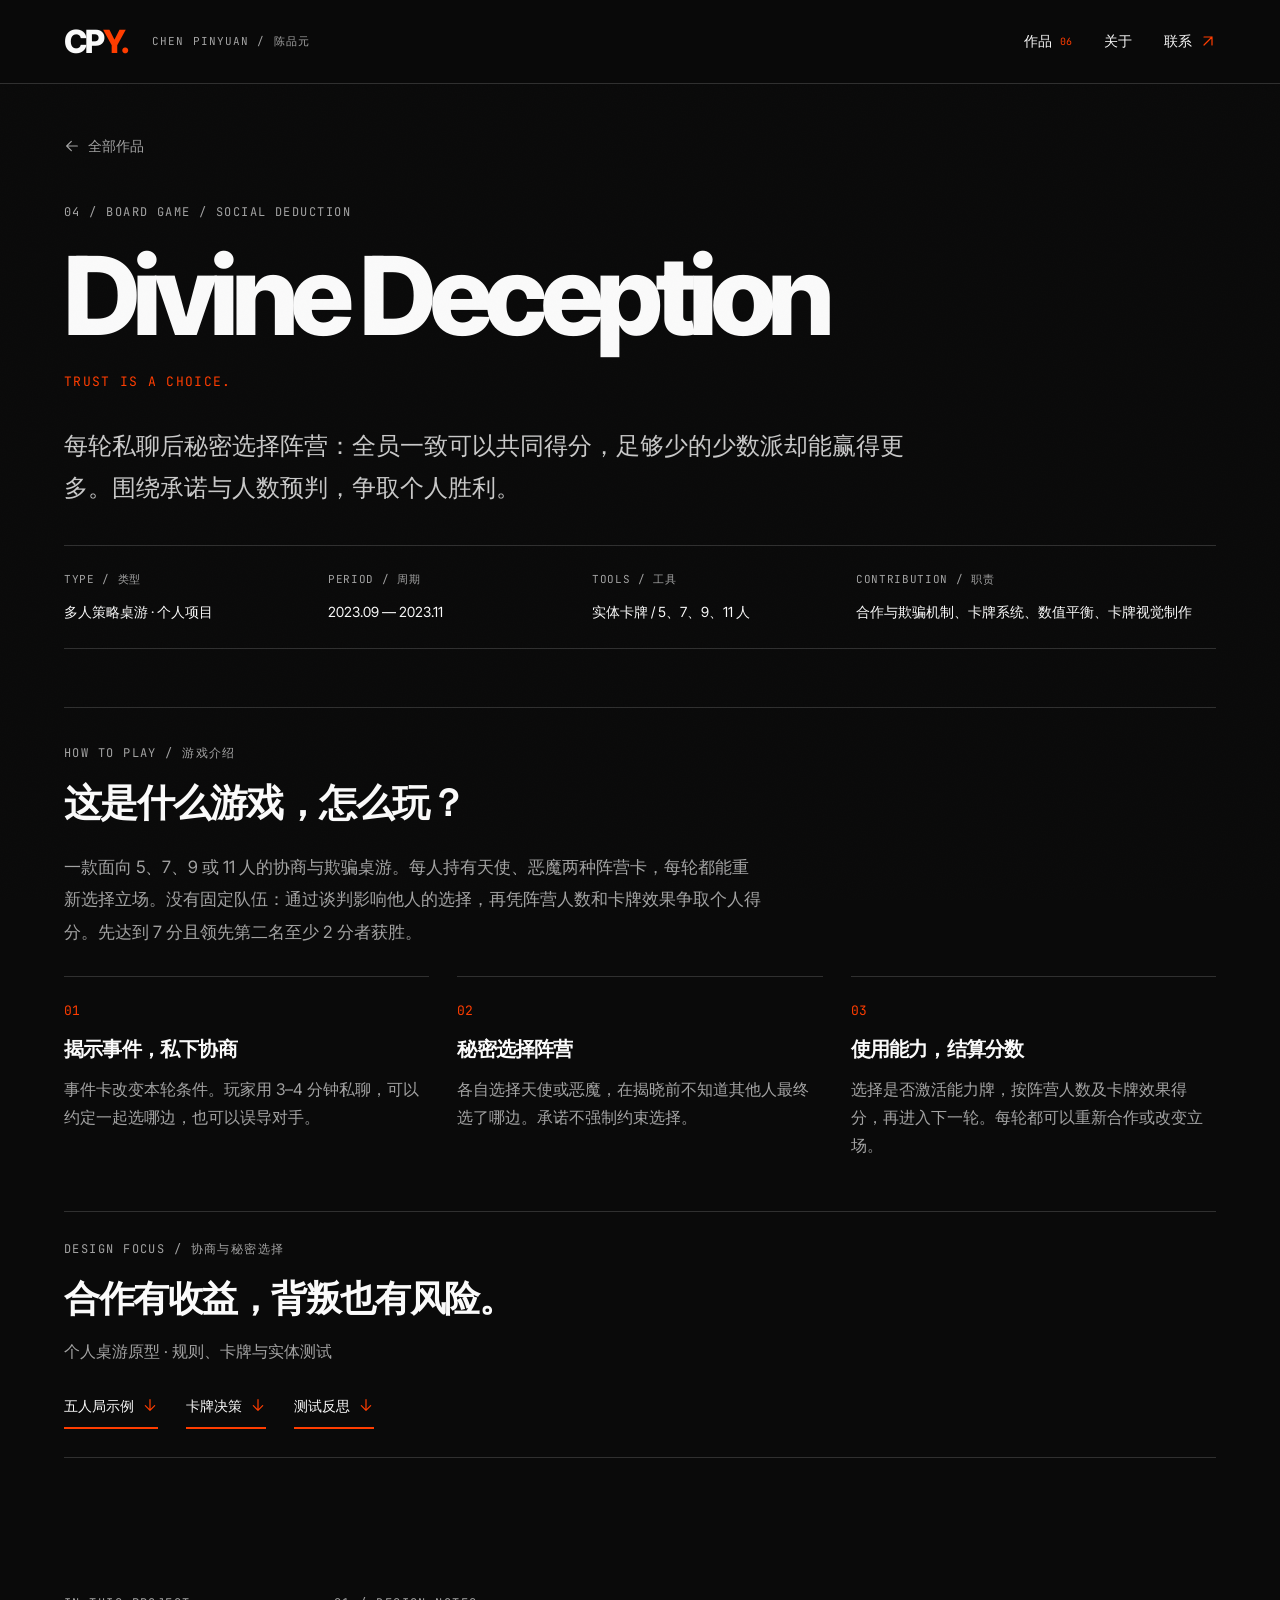
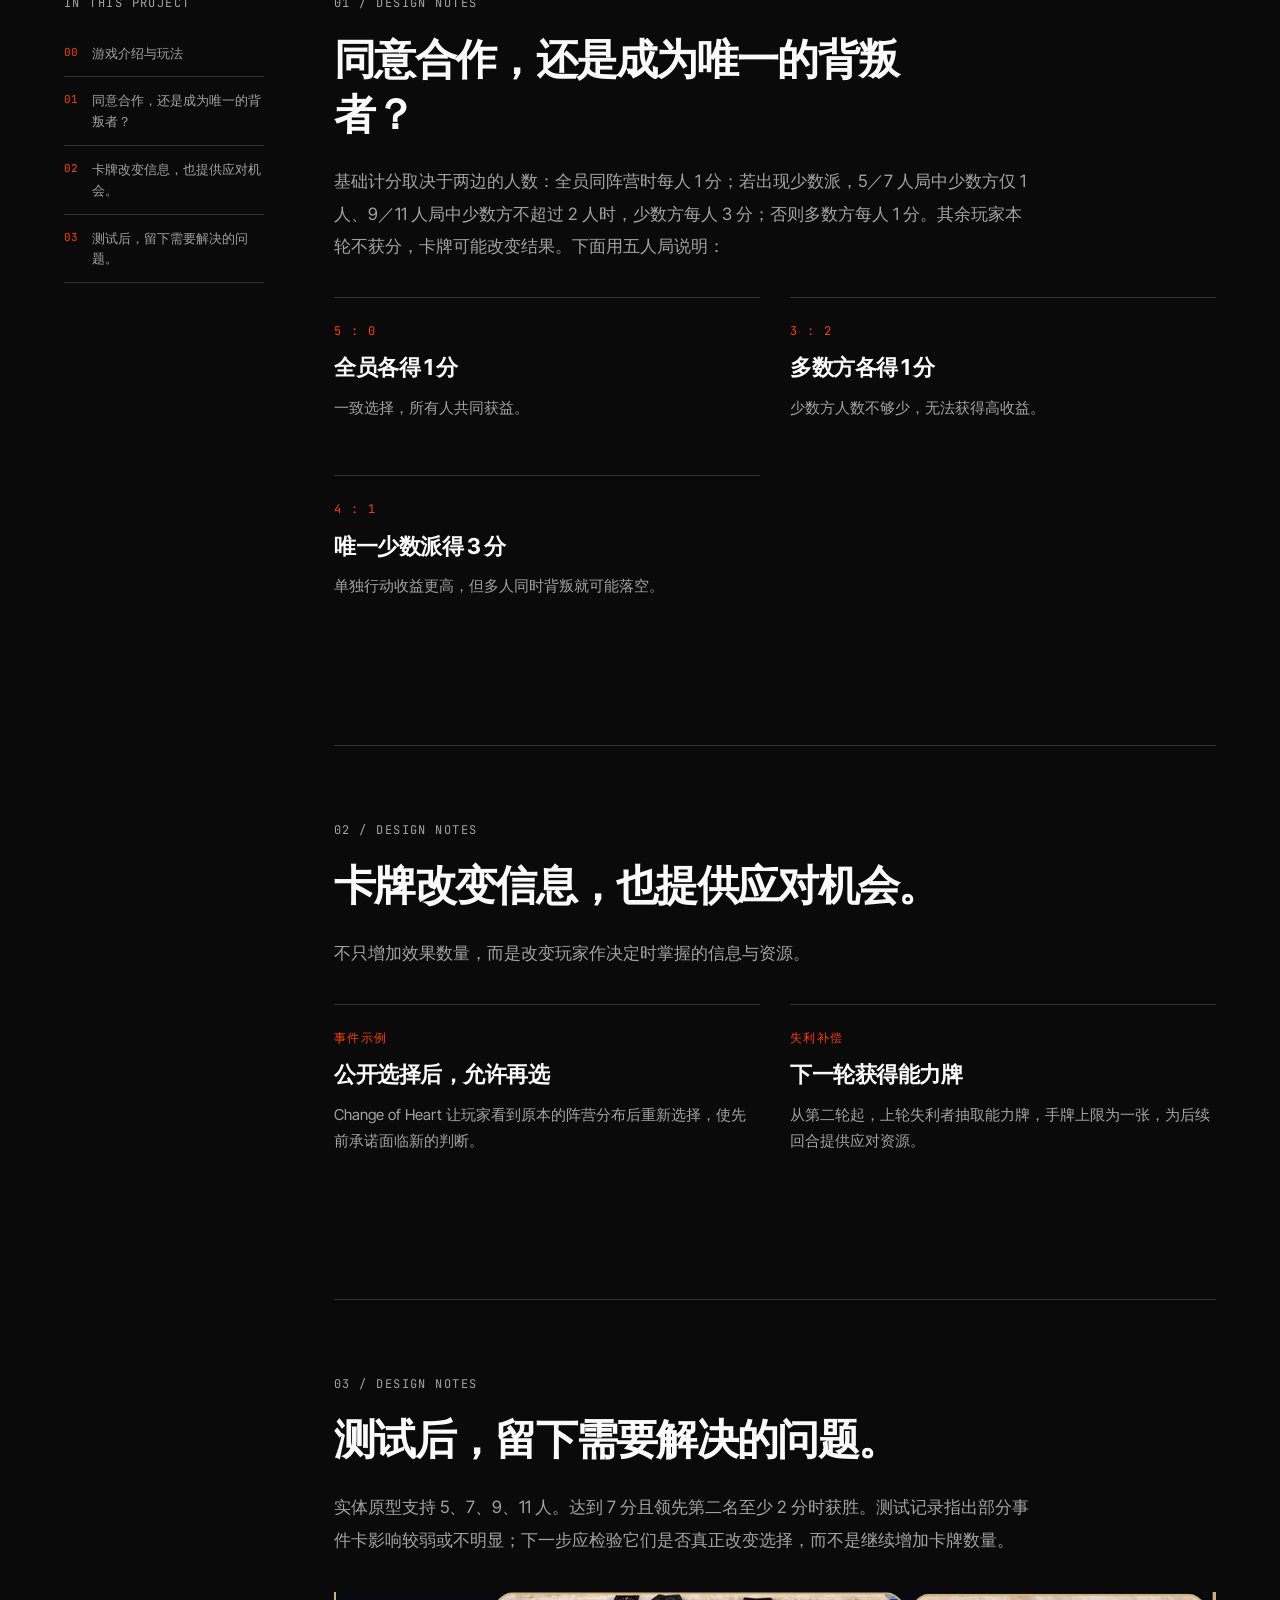
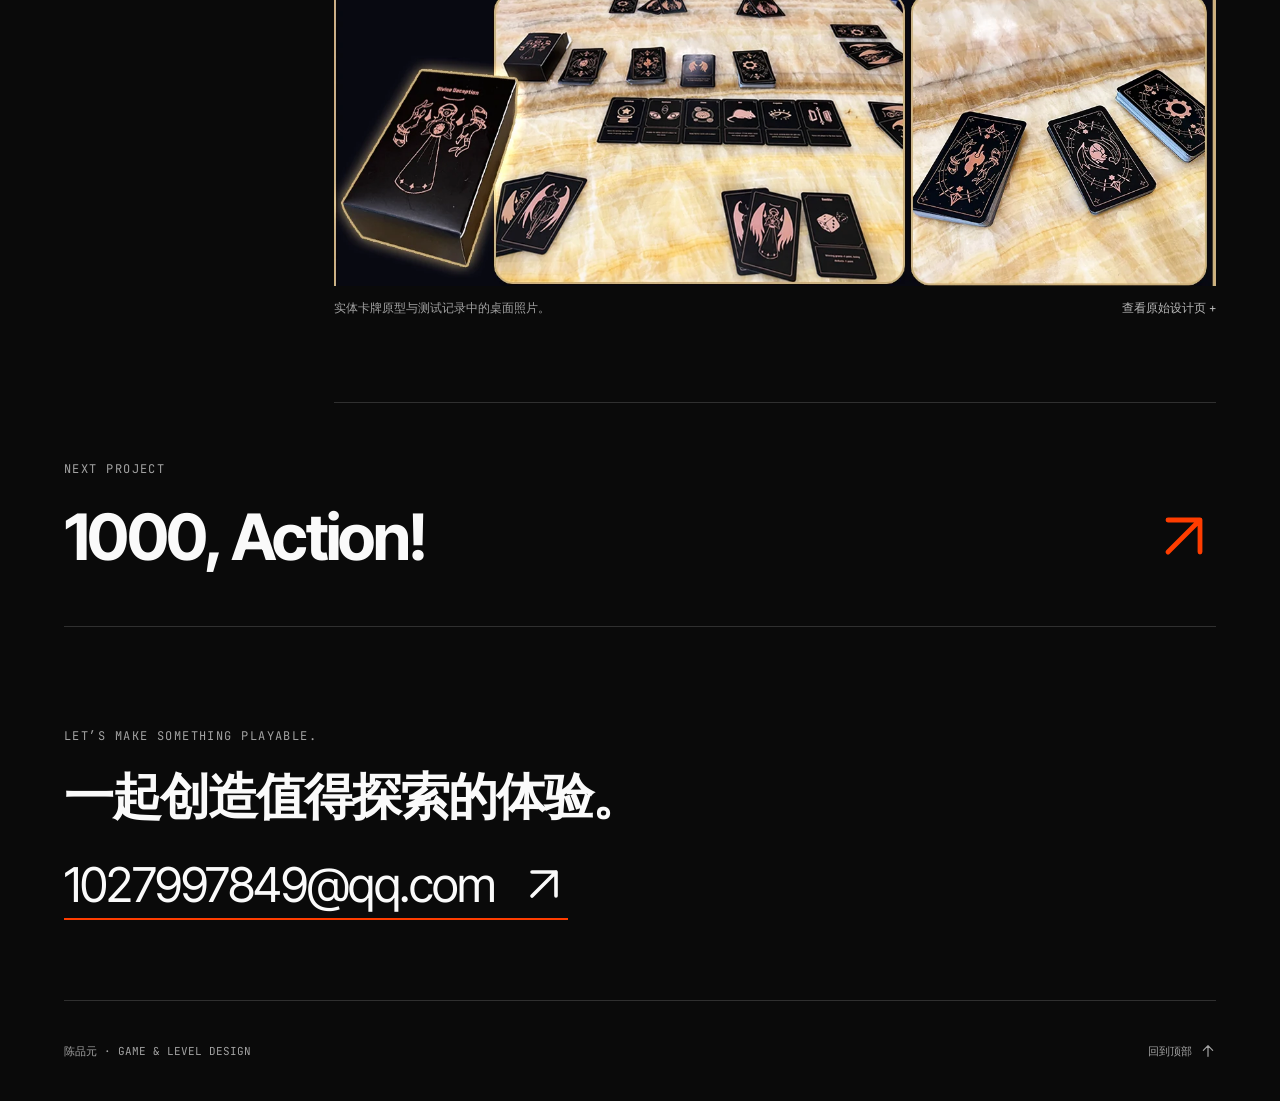
<file: divine-deception.html>
<!doctype html>
<html lang="zh-CN">
<head>
<meta charset="utf-8">
<meta name="viewport" content="width=device-width,initial-scale=1">
<meta name="description" content="每轮私聊后秘密选择阵营：全员一致可以共同得分，足够少的少数派却能赢得更多。围绕承诺与人数预判，争取个人胜利。">
<meta name="theme-color" content="#0a0a0a">
<title>Divine Deception | 陈品元</title>
<link rel="preconnect" href="https://fonts.googleapis.com">
<link rel="preconnect" href="https://fonts.gstatic.com" crossorigin>
<link href="https://fonts.googleapis.com/css2?family=Inter+Tight:wght@500;600;700;800&family=JetBrains+Mono:wght@400;500&display=swap" rel="stylesheet">
<link rel="stylesheet" href="portfolio.css?v=c5342cd76239">
</head>
<body>
<a class="skip" href="#main">跳转到内容</a>
<header class="site-header">
<a class="brand" href="index.html" aria-label="陈品元，返回首页">CP<span>Y.</span>
</a>
<span class="header-name">CHEN PINYUAN / 陈品元</span>
<nav aria-label="主导航">
<a href="index.html#work">作品 <span>06</span>
</a>
<a href="index.html#about">关于</a>
<a href="mailto:1027997849@qq.com">联系 <span aria-hidden="true">
<svg class="arrow-icon" width="24" height="24" viewBox="0 0 24 24" fill="none" stroke="currentColor" stroke-width="1.8" stroke-linecap="round" stroke-linejoin="round" aria-hidden="true" focusable="false">
<path d="M6 18 18 6M6 6h12v12"/>
</svg>
</span>
</a>
</nav>
</header>
<main id="main">
<div class="container">
<section class="project-hero">
<a class="back-link" href="index.html#work">
<svg class="arrow-icon" width="24" height="24" viewBox="0 0 24 24" fill="none" stroke="currentColor" stroke-width="1.8" stroke-linecap="round" stroke-linejoin="round" aria-hidden="true" focusable="false">
<path d="M20 12H4m7-7-7 7 7 7"/>
</svg> 全部作品</a>
<p class="eyebrow">04 / BOARD GAME / SOCIAL DEDUCTION</p>
<h1>Divine Deception</h1>
<p class="project-english">TRUST IS A CHOICE.</p>
<p class="project-intro">每轮私聊后秘密选择阵营：全员一致可以共同得分，足够少的少数派却能赢得更多。围绕承诺与人数预判，争取个人胜利。</p>
<dl class="project-facts">
<div>
<dt>TYPE / 类型</dt>
<dd>多人策略桌游 · 个人项目</dd>
</div>
<div>
<dt>PERIOD / 周期</dt>
<dd>2023.09 — 2023.11</dd>
</div>
<div>
<dt>TOOLS / 工具</dt>
<dd>实体卡牌 / 5、7、9、11 人</dd>
</div>
<div>
<dt>CONTRIBUTION / 职责</dt>
<dd>合作与欺骗机制、卡牌系统、数值平衡、卡牌视觉制作</dd>
</div>
</dl>
<div class="project-links">
</div>
<section class="gameplay-intro" id="gameplay" aria-labelledby="gameplay-title">
<p class="eyebrow">HOW TO PLAY / 游戏介绍</p>
<h2 id="gameplay-title">这是什么游戏，怎么玩？</h2>
<p class="section-lead">一款面向 5、7、9 或 11 人的协商与欺骗桌游。每人持有天使、恶魔两种阵营卡，每轮都能重新选择立场。没有固定队伍：通过谈判影响他人的选择，再凭阵营人数和卡牌效果争取个人得分。先达到 7 分且领先第二名至少 2 分者获胜。</p>
<ol class="gameplay-loop">
<li>
<h3>揭示事件，私下协商</h3>
<p>事件卡改变本轮条件。玩家用 3–4 分钟私聊，可以约定一起选哪边，也可以误导对手。</p>
</li>
<li>
<h3>秘密选择阵营</h3>
<p>各自选择天使或恶魔，在揭晓前不知道其他人最终选了哪边。承诺不强制约束选择。</p>
</li>
<li>
<h3>使用能力，结算分数</h3>
<p>选择是否激活能力牌，按阵营人数及卡牌效果得分，再进入下一轮。每轮都可以重新合作或改变立场。</p>
</li>
</ol>
</section>
<section class="case-overview" aria-label="项目阅读重点">
<p class="eyebrow">DESIGN FOCUS / 协商与秘密选择</p>
<h2>合作有收益，背叛也有风险。</h2>
<p>个人桌游原型 · 规则、卡牌与实体测试</p>
<nav aria-label="重点内容">
<a href="#section-1">五人局示例 <span aria-hidden="true">
<svg class="arrow-icon" width="24" height="24" viewBox="0 0 24 24" fill="none" stroke="currentColor" stroke-width="1.8" stroke-linecap="round" stroke-linejoin="round" aria-hidden="true" focusable="false">
<path d="M12 4v16m-7-7 7 7 7-7"/>
</svg>
</span>
</a>
<a href="#section-2">卡牌决策 <span aria-hidden="true">
<svg class="arrow-icon" width="24" height="24" viewBox="0 0 24 24" fill="none" stroke="currentColor" stroke-width="1.8" stroke-linecap="round" stroke-linejoin="round" aria-hidden="true" focusable="false">
<path d="M12 4v16m-7-7 7 7 7-7"/>
</svg>
</span>
</a>
<a href="#section-3">测试反思 <span aria-hidden="true">
<svg class="arrow-icon" width="24" height="24" viewBox="0 0 24 24" fill="none" stroke="currentColor" stroke-width="1.8" stroke-linecap="round" stroke-linejoin="round" aria-hidden="true" focusable="false">
<path d="M12 4v16m-7-7 7 7 7-7"/>
</svg>
</span>
</a>
</nav>
</section>
</section>
<div class="case-layout">
<aside class="case-nav" aria-label="项目内容导航">
<p class="eyebrow">IN THIS PROJECT</p>
<a href="#gameplay">
<span>00</span>游戏介绍与玩法</a>
<a href="#section-1">
<span>01</span>同意合作，还是成为唯一的背叛者？</a>
<a href="#section-2">
<span>02</span>卡牌改变信息，也提供应对机会。</a>
<a href="#section-3">
<span>03</span>测试后，留下需要解决的问题。</a>
</aside>
<div>
<section class="case-section" id="section-1">
<p class="eyebrow">01 / DESIGN NOTES</p>
<h2>同意合作，还是成为唯一的背叛者？</h2>
<p class="section-lead">基础计分取决于两边的人数：全员同阵营时每人 1 分；若出现少数派，5／7 人局中少数方仅 1 人、9／11 人局中少数方不超过 2 人时，少数方每人 3 分；否则多数方每人 1 分。其余玩家本轮不获分，卡牌可能改变结果。下面用五人局说明：</p>
<div class="steps">
<article>
<p class="eyebrow">5 : 0</p>
<h3>全员各得 1 分</h3>
<p>一致选择，所有人共同获益。</p>
</article>
<article>
<p class="eyebrow">3 : 2</p>
<h3>多数方各得 1 分</h3>
<p>少数方人数不够少，无法获得高收益。</p>
</article>
<article>
<p class="eyebrow">4 : 1</p>
<h3>唯一少数派得 3 分</h3>
<p>单独行动收益更高，但多人同时背叛就可能落空。</p>
</article>
</div>
<div class="gallery">
</div>
</section>
<section class="case-section" id="section-2">
<p class="eyebrow">02 / DESIGN NOTES</p>
<h2>卡牌改变信息，也提供应对机会。</h2>
<p class="section-lead">不只增加效果数量，而是改变玩家作决定时掌握的信息与资源。</p>
<div class="steps">
<article>
<p class="eyebrow">事件示例</p>
<h3>公开选择后，允许再选</h3>
<p>Change of Heart 让玩家看到原本的阵营分布后重新选择，使先前承诺面临新的判断。</p>
</article>
<article>
<p class="eyebrow">失利补偿</p>
<h3>下一轮获得能力牌</h3>
<p>从第二轮起，上轮失利者抽取能力牌，手牌上限为一张，为后续回合提供应对资源。</p>
</article>
</div>
<div class="gallery">
</div>
</section>
<section class="case-section" id="section-3">
<p class="eyebrow">03 / DESIGN NOTES</p>
<h2>测试后，留下需要解决的问题。</h2>
<p class="section-lead">实体原型支持 5、7、9、11 人。达到 7 分且领先第二名至少 2 分时获胜。测试记录指出部分事件卡影响较弱或不明显；下一步应检验它们是否真正改变选择，而不是继续增加卡牌数量。</p>
<div class="gallery">
<figure class="figure">
<a class="image-link" href="assets/portfolio/page-07-01.webp" data-lightbox aria-label="查看原始设计页：实体卡牌原型与测试记录中的桌面照片。">
<span class="image-region" style="--region-ratio:2.99912;--image-width:188.67925%;--image-left:-1.88679%;--image-top:-186.15385%">
<img src="assets/portfolio/page-07-01.webp" alt="实体卡牌原型与测试记录中的桌面照片。" loading="lazy" decoding="async">
</span>
</a>
<figcaption>实体卡牌原型与测试记录中的桌面照片。 <span>查看原始设计页 +</span>
</figcaption>
</figure>
</div>
</section>
</div>
</div>
<a class="next-project" href="1000-action.html">
<span class="eyebrow">NEXT PROJECT</span>
<strong>1000, Action! <span aria-hidden="true">
<svg class="arrow-icon" width="24" height="24" viewBox="0 0 24 24" fill="none" stroke="currentColor" stroke-width="1.8" stroke-linecap="round" stroke-linejoin="round" aria-hidden="true" focusable="false">
<path d="M6 18 18 6M6 6h12v12"/>
</svg>
</span>
</strong>
</a>
</div>
</main>
<footer id="contact" class="container footer">
<p class="eyebrow">LET’S MAKE SOMETHING PLAYABLE.</p>
<h2>一起创造值得探索的体验。</h2>
<a class="email" href="mailto:1027997849@qq.com">1027997849@qq.com <span aria-hidden="true">
<svg class="arrow-icon" width="24" height="24" viewBox="0 0 24 24" fill="none" stroke="currentColor" stroke-width="1.8" stroke-linecap="round" stroke-linejoin="round" aria-hidden="true" focusable="false">
<path d="M6 18 18 6M6 6h12v12"/>
</svg>
</span>
</a>
<div class="footer-bottom">
<span>陈品元 · GAME & LEVEL DESIGN</span>
<a href="#main">回到顶部 <svg class="arrow-icon" width="24" height="24" viewBox="0 0 24 24" fill="none" stroke="currentColor" stroke-width="1.8" stroke-linecap="round" stroke-linejoin="round" aria-hidden="true" focusable="false">
<path d="M12 20V4m-7 7 7-7 7 7"/>
</svg>
</a>
</div>
</footer>
<dialog id="image-viewer" aria-label="图片大图">
<button class="viewer-close" aria-label="关闭大图">关闭 ×</button>
<button class="viewer-zoom" aria-pressed="false">原尺寸查看</button>
<div class="viewer-scroll">
<img alt="">
</div>
<p>
</p>
</dialog>
<script src="portfolio.js" defer>
</script>
</body>
</html>
</file>
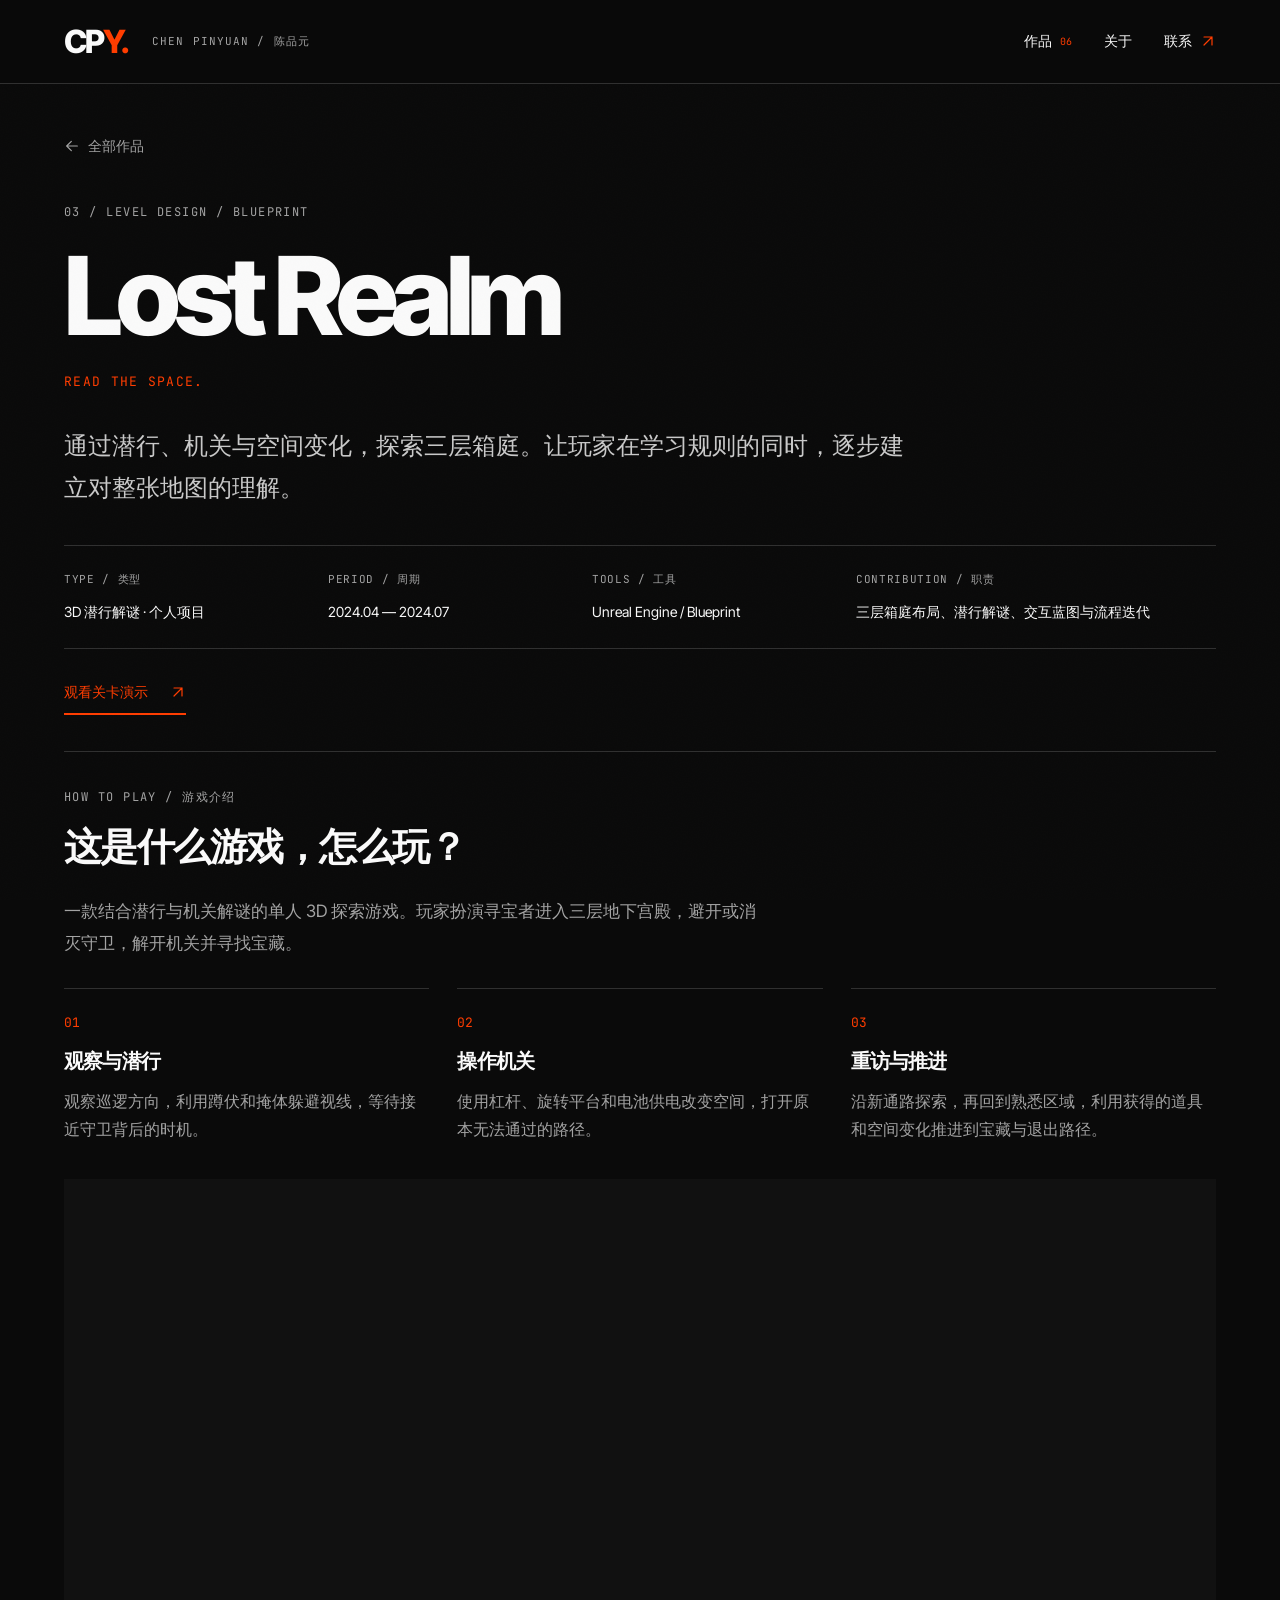
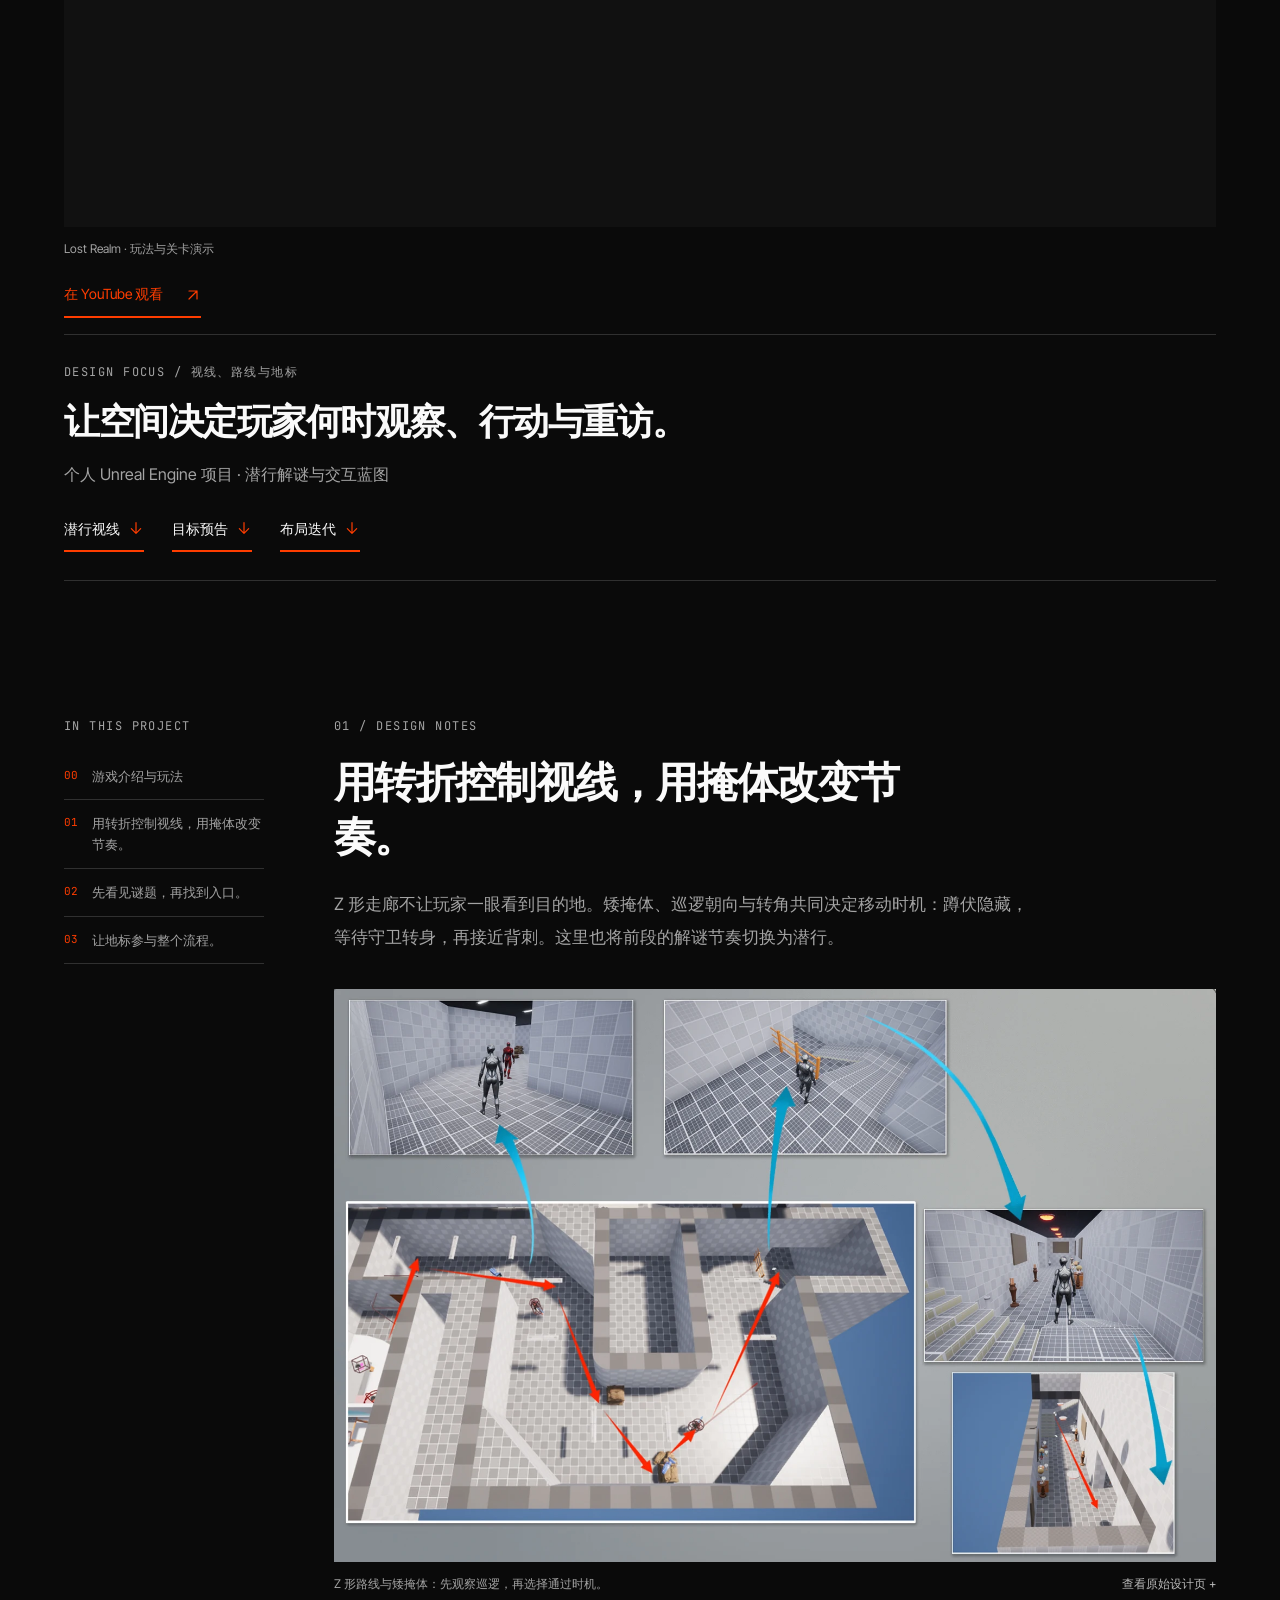
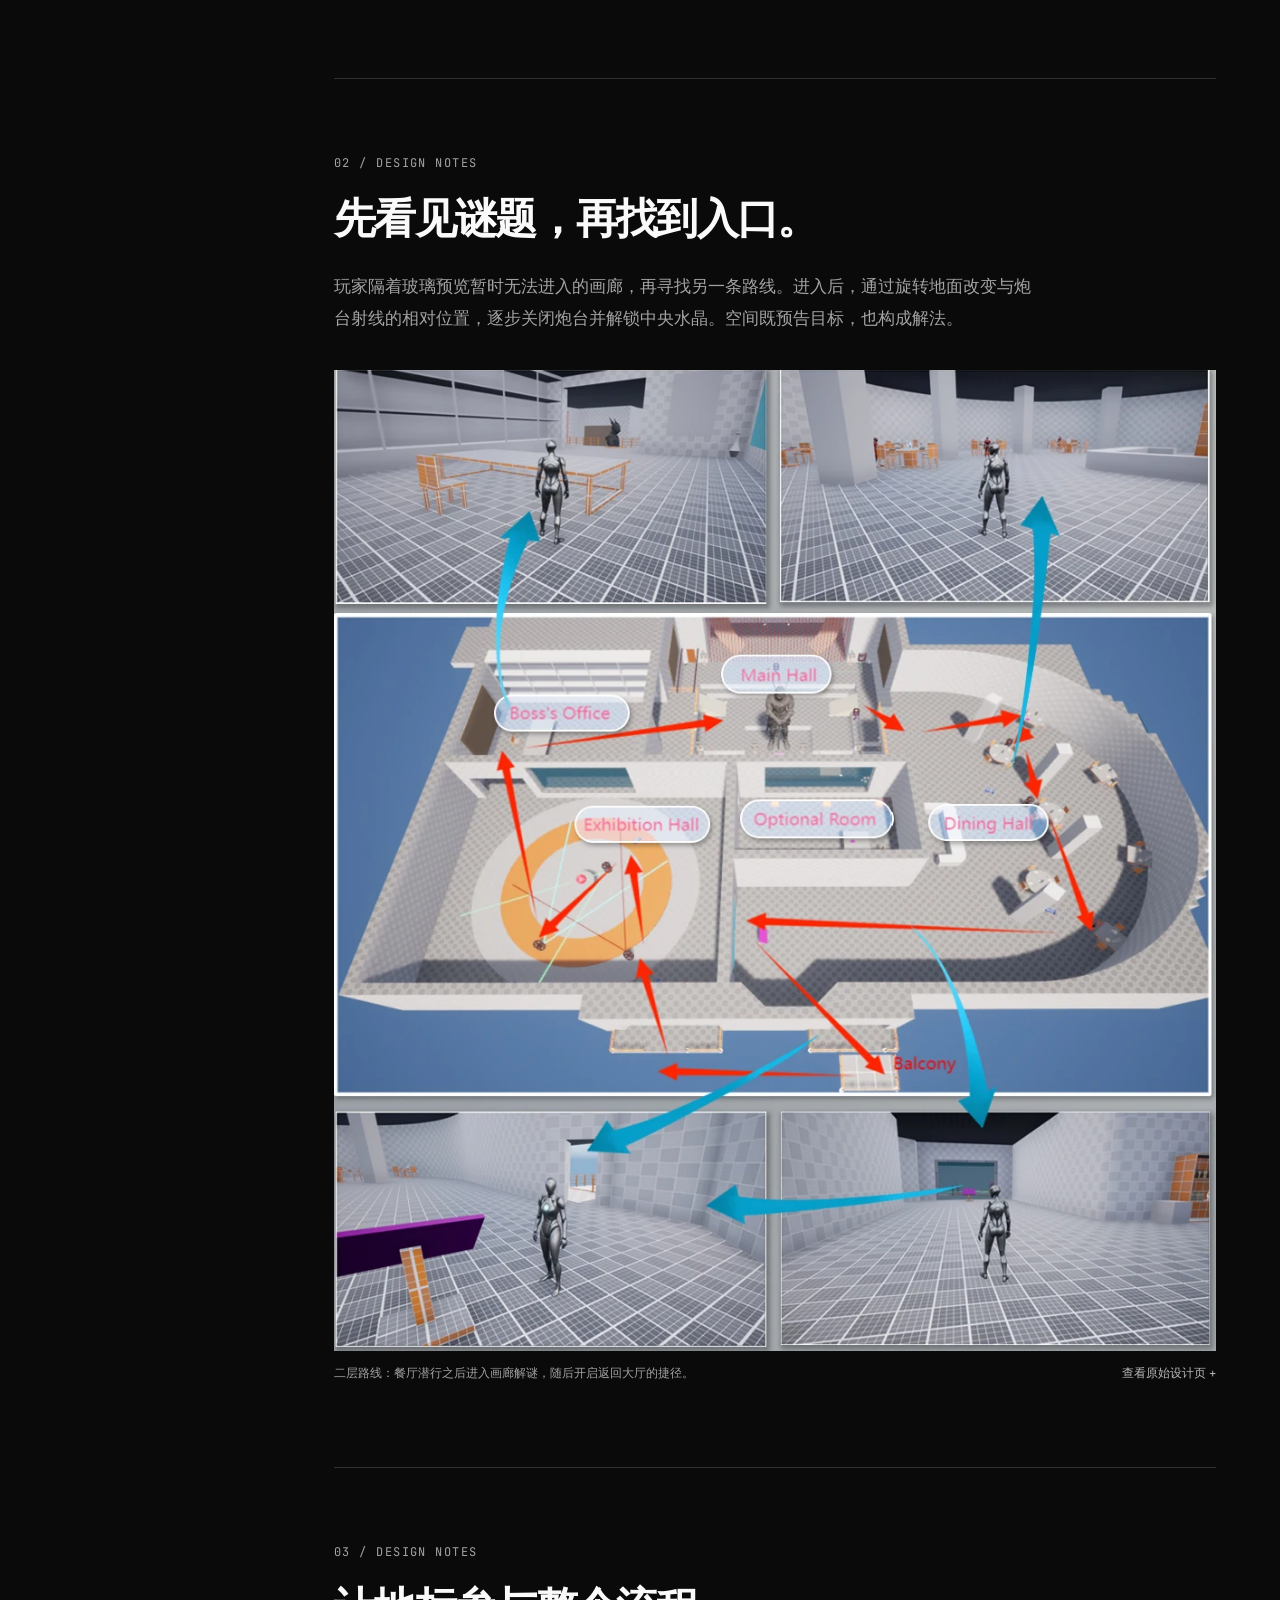
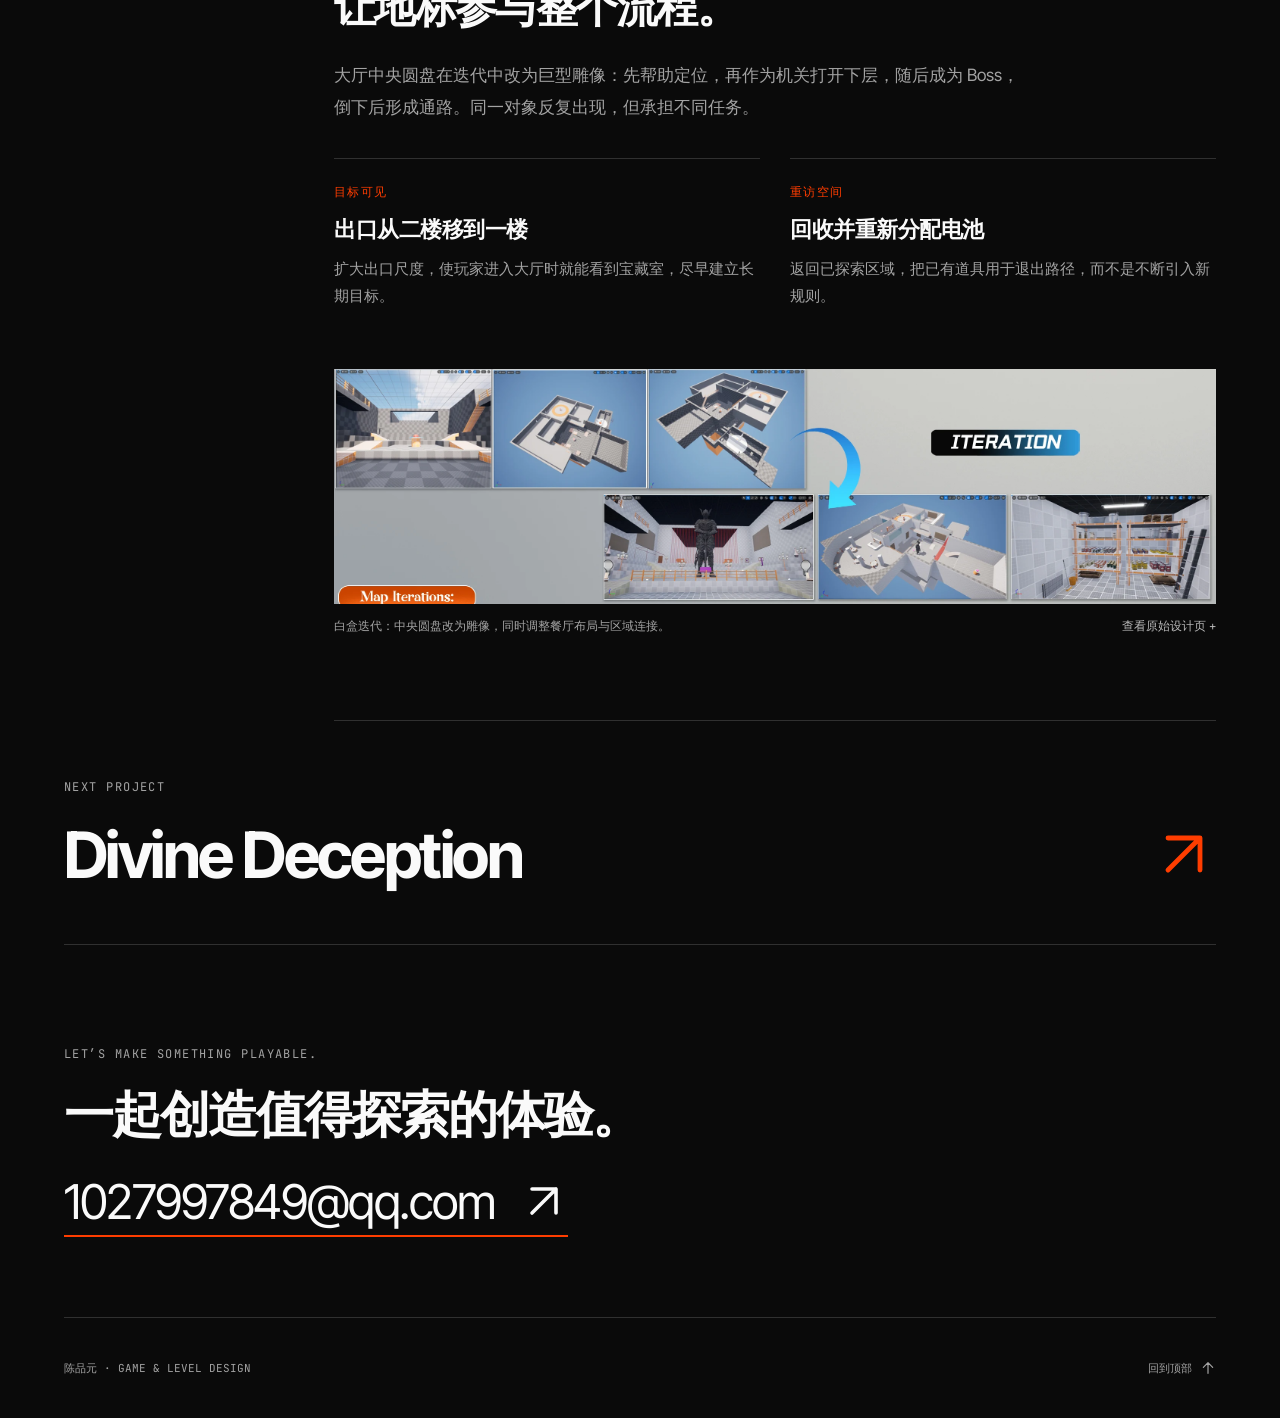
<file: lost-realm.html>
<!doctype html>
<html lang="zh-CN">
<head>
<meta charset="utf-8">
<meta name="viewport" content="width=device-width,initial-scale=1">
<meta name="description" content="通过潜行、机关与空间变化，探索三层箱庭。让玩家在学习规则的同时，逐步建立对整张地图的理解。">
<meta name="theme-color" content="#0a0a0a">
<title>Lost Realm | 陈品元</title>
<link rel="preconnect" href="https://fonts.googleapis.com">
<link rel="preconnect" href="https://fonts.gstatic.com" crossorigin>
<link href="https://fonts.googleapis.com/css2?family=Inter+Tight:wght@500;600;700;800&family=JetBrains+Mono:wght@400;500&display=swap" rel="stylesheet">
<link rel="stylesheet" href="portfolio.css?v=c5342cd76239">
</head>
<body>
<a class="skip" href="#main">跳转到内容</a>
<header class="site-header">
<a class="brand" href="index.html" aria-label="陈品元，返回首页">CP<span>Y.</span>
</a>
<span class="header-name">CHEN PINYUAN / 陈品元</span>
<nav aria-label="主导航">
<a href="index.html#work">作品 <span>06</span>
</a>
<a href="index.html#about">关于</a>
<a href="mailto:1027997849@qq.com">联系 <span aria-hidden="true">
<svg class="arrow-icon" width="24" height="24" viewBox="0 0 24 24" fill="none" stroke="currentColor" stroke-width="1.8" stroke-linecap="round" stroke-linejoin="round" aria-hidden="true" focusable="false">
<path d="M6 18 18 6M6 6h12v12"/>
</svg>
</span>
</a>
</nav>
</header>
<main id="main">
<div class="container">
<section class="project-hero">
<a class="back-link" href="index.html#work">
<svg class="arrow-icon" width="24" height="24" viewBox="0 0 24 24" fill="none" stroke="currentColor" stroke-width="1.8" stroke-linecap="round" stroke-linejoin="round" aria-hidden="true" focusable="false">
<path d="M20 12H4m7-7-7 7 7 7"/>
</svg> 全部作品</a>
<p class="eyebrow">03 / LEVEL DESIGN / BLUEPRINT</p>
<h1>Lost Realm</h1>
<p class="project-english">READ THE SPACE.</p>
<p class="project-intro">通过潜行、机关与空间变化，探索三层箱庭。让玩家在学习规则的同时，逐步建立对整张地图的理解。</p>
<dl class="project-facts">
<div>
<dt>TYPE / 类型</dt>
<dd>3D 潜行解谜 · 个人项目</dd>
</div>
<div>
<dt>PERIOD / 周期</dt>
<dd>2024.04 — 2024.07</dd>
</div>
<div>
<dt>TOOLS / 工具</dt>
<dd>Unreal Engine / Blueprint</dd>
</div>
<div>
<dt>CONTRIBUTION / 职责</dt>
<dd>三层箱庭布局、潜行解谜、交互蓝图与流程迭代</dd>
</div>
</dl>
<div class="project-links">
<a class="text-link" href="https://www.bilibili.com/video/BV1aV5Dz2EGF/" target="_blank" rel="noopener noreferrer">观看关卡演示 <svg class="arrow-icon" width="24" height="24" viewBox="0 0 24 24" fill="none" stroke="currentColor" stroke-width="1.8" stroke-linecap="round" stroke-linejoin="round" aria-hidden="true" focusable="false">
<path d="M6 18 18 6M6 6h12v12"/>
</svg>
</a>
</div>
<section class="gameplay-intro" id="gameplay" aria-labelledby="gameplay-title">
<p class="eyebrow">HOW TO PLAY / 游戏介绍</p>
<h2 id="gameplay-title">这是什么游戏，怎么玩？</h2>
<p class="section-lead">一款结合潜行与机关解谜的单人 3D 探索游戏。玩家扮演寻宝者进入三层地下宫殿，避开或消灭守卫，解开机关并寻找宝藏。</p>
<ol class="gameplay-loop">
<li>
<h3>观察与潜行</h3>
<p>观察巡逻方向，利用蹲伏和掩体躲避视线，等待接近守卫背后的时机。</p>
</li>
<li>
<h3>操作机关</h3>
<p>使用杠杆、旋转平台和电池供电改变空间，打开原本无法通过的路径。</p>
</li>
<li>
<h3>重访与推进</h3>
<p>沿新通路探索，再回到熟悉区域，利用获得的道具和空间变化推进到宝藏与退出路径。</p>
</li>
</ol>
</section>
<figure class="video-figure">
<iframe class="youtube-player" src="https://www.youtube-nocookie.com/embed/yDFRsF5Ki6g?rel=0&amp;playsinline=1" title="Lost Realm：玩法与关卡演示（YouTube）" loading="lazy" referrerpolicy="strict-origin-when-cross-origin" allow="accelerometer; autoplay; encrypted-media; gyroscope; picture-in-picture; fullscreen" allowfullscreen>
</iframe>
<figcaption>Lost Realm · 玩法与关卡演示</figcaption>
</figure>
<div class="video-actions">
<a class="text-link" href="https://www.youtube.com/watch?v=yDFRsF5Ki6g" target="_blank" rel="noopener noreferrer">在 YouTube 观看 <svg class="arrow-icon" width="24" height="24" viewBox="0 0 24 24" fill="none" stroke="currentColor" stroke-width="1.8" stroke-linecap="round" stroke-linejoin="round" aria-hidden="true" focusable="false">
<path d="M6 18 18 6M6 6h12v12"/>
</svg>
</a>
</div>
<section class="case-overview" aria-label="项目阅读重点">
<p class="eyebrow">DESIGN FOCUS / 视线、路线与地标</p>
<h2>让空间决定玩家何时观察、行动与重访。</h2>
<p>个人 Unreal Engine 项目 · 潜行解谜与交互蓝图</p>
<nav aria-label="重点内容">
<a href="#section-1">潜行视线 <span aria-hidden="true">
<svg class="arrow-icon" width="24" height="24" viewBox="0 0 24 24" fill="none" stroke="currentColor" stroke-width="1.8" stroke-linecap="round" stroke-linejoin="round" aria-hidden="true" focusable="false">
<path d="M12 4v16m-7-7 7 7 7-7"/>
</svg>
</span>
</a>
<a href="#section-2">目标预告 <span aria-hidden="true">
<svg class="arrow-icon" width="24" height="24" viewBox="0 0 24 24" fill="none" stroke="currentColor" stroke-width="1.8" stroke-linecap="round" stroke-linejoin="round" aria-hidden="true" focusable="false">
<path d="M12 4v16m-7-7 7 7 7-7"/>
</svg>
</span>
</a>
<a href="#section-3">布局迭代 <span aria-hidden="true">
<svg class="arrow-icon" width="24" height="24" viewBox="0 0 24 24" fill="none" stroke="currentColor" stroke-width="1.8" stroke-linecap="round" stroke-linejoin="round" aria-hidden="true" focusable="false">
<path d="M12 4v16m-7-7 7 7 7-7"/>
</svg>
</span>
</a>
</nav>
</section>
</section>
<div class="case-layout">
<aside class="case-nav" aria-label="项目内容导航">
<p class="eyebrow">IN THIS PROJECT</p>
<a href="#gameplay">
<span>00</span>游戏介绍与玩法</a>
<a href="#section-1">
<span>01</span>用转折控制视线，用掩体改变节奏。</a>
<a href="#section-2">
<span>02</span>先看见谜题，再找到入口。</a>
<a href="#section-3">
<span>03</span>让地标参与整个流程。</a>
</aside>
<div>
<section class="case-section" id="section-1">
<p class="eyebrow">01 / DESIGN NOTES</p>
<h2>用转折控制视线，用掩体改变节奏。</h2>
<p class="section-lead">Z 形走廊不让玩家一眼看到目的地。矮掩体、巡逻朝向与转角共同决定移动时机：蹲伏隐藏，等待守卫转身，再接近背刺。这里也将前段的解谜节奏切换为潜行。</p>
<div class="gallery">
<figure class="figure">
<a class="image-link" href="assets/portfolio/page-24-01.webp" data-lightbox aria-label="查看原始设计页：Z 形路线与矮掩体：先观察巡逻，再选择通过时机。">
<span class="image-region" style="--region-ratio:1.53992;--image-width:153.84615%;--image-left:-6.15385%;--image-top:-18.66667%">
<img src="assets/portfolio/page-24-01.webp" alt="Z 形路线与矮掩体：先观察巡逻，再选择通过时机。" loading="lazy" decoding="async">
</span>
</a>
<figcaption>Z 形路线与矮掩体：先观察巡逻，再选择通过时机。 <span>查看原始设计页 +</span>
</figcaption>
</figure>
</div>
</section>
<section class="case-section" id="section-2">
<p class="eyebrow">02 / DESIGN NOTES</p>
<h2>先看见谜题，再找到入口。</h2>
<p class="section-lead">玩家隔着玻璃预览暂时无法进入的画廊，再寻找另一条路线。进入后，通过旋转地面改变与炮台射线的相对位置，逐步关闭炮台并解锁中央水晶。空间既预告目标，也构成解法。</p>
<div class="gallery">
<figure class="figure">
<a class="image-link" href="assets/portfolio/page-26-01.webp" data-lightbox aria-label="查看原始设计页：二层路线：餐厅潜行之后进入画廊解谜，随后开启返回大厅的捷径。">
<span class="image-region" style="--region-ratio:0.89995;--image-width:256.41026%;--image-left:-17.43590%;--image-top:-17.92208%">
<img src="assets/portfolio/page-26-01.webp" alt="二层路线：餐厅潜行之后进入画廊解谜，随后开启返回大厅的捷径。" loading="lazy" decoding="async">
</span>
</a>
<figcaption>二层路线：餐厅潜行之后进入画廊解谜，随后开启返回大厅的捷径。 <span>查看原始设计页 +</span>
</figcaption>
</figure>
</div>
</section>
<section class="case-section" id="section-3">
<p class="eyebrow">03 / DESIGN NOTES</p>
<h2>让地标参与整个流程。</h2>
<p class="section-lead">大厅中央圆盘在迭代中改为巨型雕像：先帮助定位，再作为机关打开下层，随后成为 Boss，倒下后形成通路。同一对象反复出现，但承担不同任务。</p>
<div class="steps">
<article>
<p class="eyebrow">目标可见</p>
<h3>出口从二楼移到一楼</h3>
<p>扩大出口尺度，使玩家进入大厅时就能看到宝藏室，尽早建立长期目标。</p>
</article>
<article>
<p class="eyebrow">重访空间</p>
<h3>回收并重新分配电池</h3>
<p>返回已探索区域，把已有道具用于退出路径，而不是不断引入新规则。</p>
</article>
</div>
<div class="gallery">
<figure class="figure">
<a class="image-link" href="assets/portfolio/page-29-01.webp" data-lightbox aria-label="查看原始设计页：白盒迭代：中央圆盘改为雕像，同时调整餐厅布局与区域连接。">
<span class="image-region" style="--region-ratio:3.75557;--image-width:107.52688%;--image-left:-3.76344%;--image-top:-21.81818%">
<img src="assets/portfolio/page-29-01.webp" alt="白盒迭代：中央圆盘改为雕像，同时调整餐厅布局与区域连接。" loading="lazy" decoding="async">
</span>
</a>
<figcaption>白盒迭代：中央圆盘改为雕像，同时调整餐厅布局与区域连接。 <span>查看原始设计页 +</span>
</figcaption>
</figure>
</div>
</section>
</div>
</div>
<a class="next-project" href="divine-deception.html">
<span class="eyebrow">NEXT PROJECT</span>
<strong>Divine Deception <span aria-hidden="true">
<svg class="arrow-icon" width="24" height="24" viewBox="0 0 24 24" fill="none" stroke="currentColor" stroke-width="1.8" stroke-linecap="round" stroke-linejoin="round" aria-hidden="true" focusable="false">
<path d="M6 18 18 6M6 6h12v12"/>
</svg>
</span>
</strong>
</a>
</div>
</main>
<footer id="contact" class="container footer">
<p class="eyebrow">LET’S MAKE SOMETHING PLAYABLE.</p>
<h2>一起创造值得探索的体验。</h2>
<a class="email" href="mailto:1027997849@qq.com">1027997849@qq.com <span aria-hidden="true">
<svg class="arrow-icon" width="24" height="24" viewBox="0 0 24 24" fill="none" stroke="currentColor" stroke-width="1.8" stroke-linecap="round" stroke-linejoin="round" aria-hidden="true" focusable="false">
<path d="M6 18 18 6M6 6h12v12"/>
</svg>
</span>
</a>
<div class="footer-bottom">
<span>陈品元 · GAME & LEVEL DESIGN</span>
<a href="#main">回到顶部 <svg class="arrow-icon" width="24" height="24" viewBox="0 0 24 24" fill="none" stroke="currentColor" stroke-width="1.8" stroke-linecap="round" stroke-linejoin="round" aria-hidden="true" focusable="false">
<path d="M12 20V4m-7 7 7-7 7 7"/>
</svg>
</a>
</div>
</footer>
<dialog id="image-viewer" aria-label="图片大图">
<button class="viewer-close" aria-label="关闭大图">关闭 ×</button>
<button class="viewer-zoom" aria-pressed="false">原尺寸查看</button>
<div class="viewer-scroll">
<img alt="">
</div>
<p>
</p>
</dialog>
<script src="portfolio.js" defer>
</script>
</body>
</html>
</file>
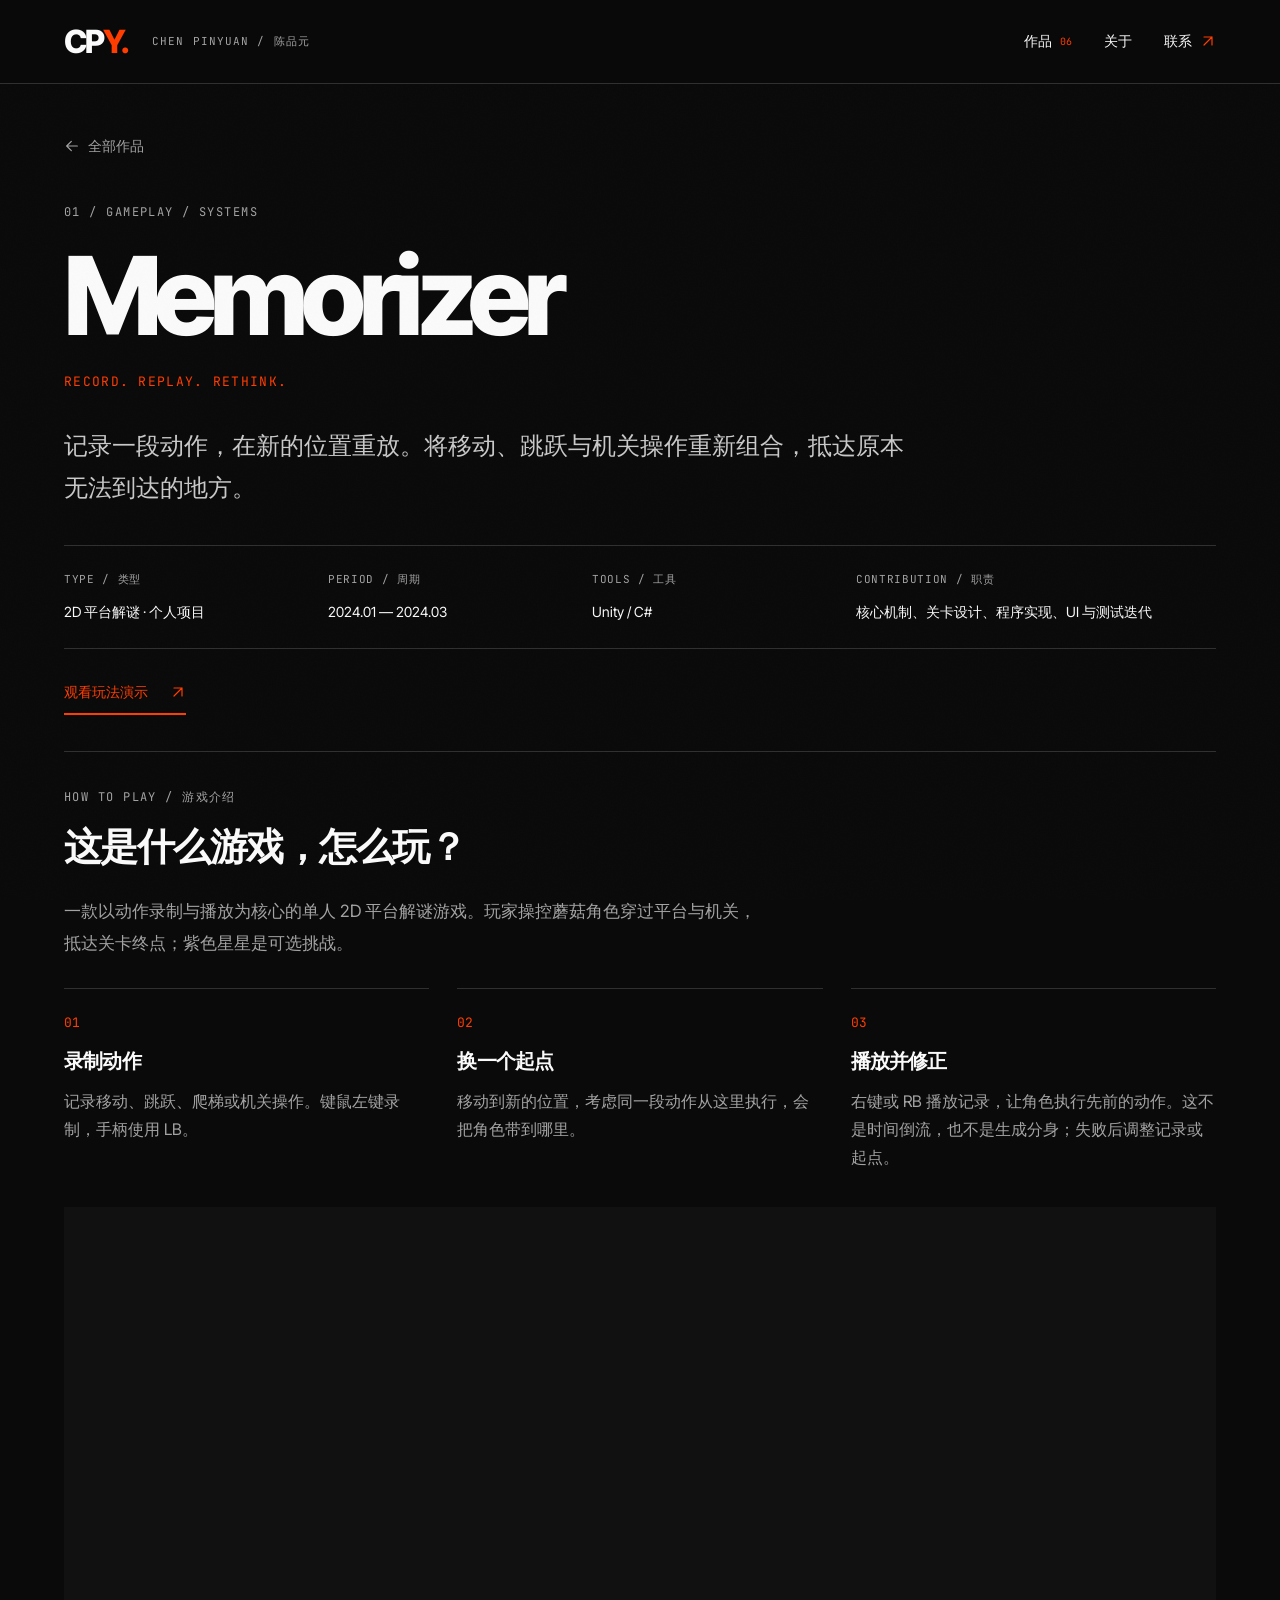
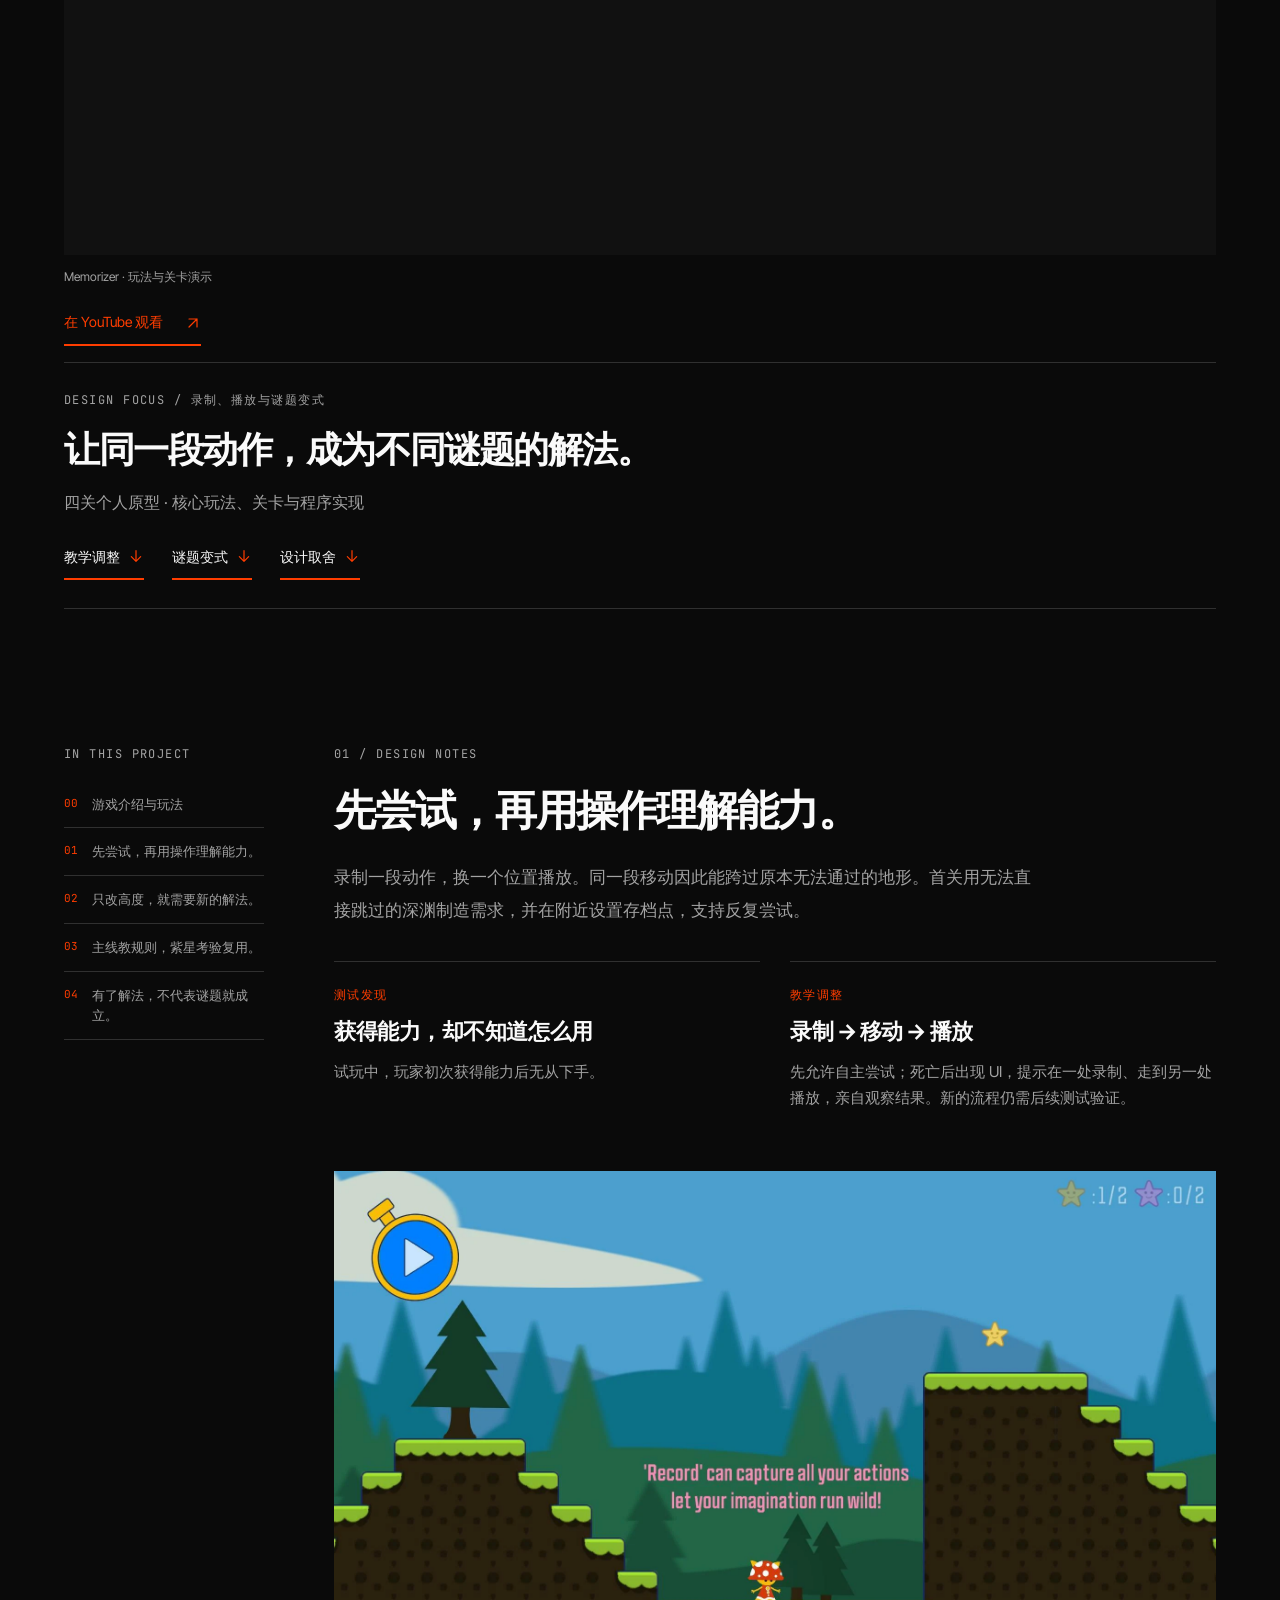
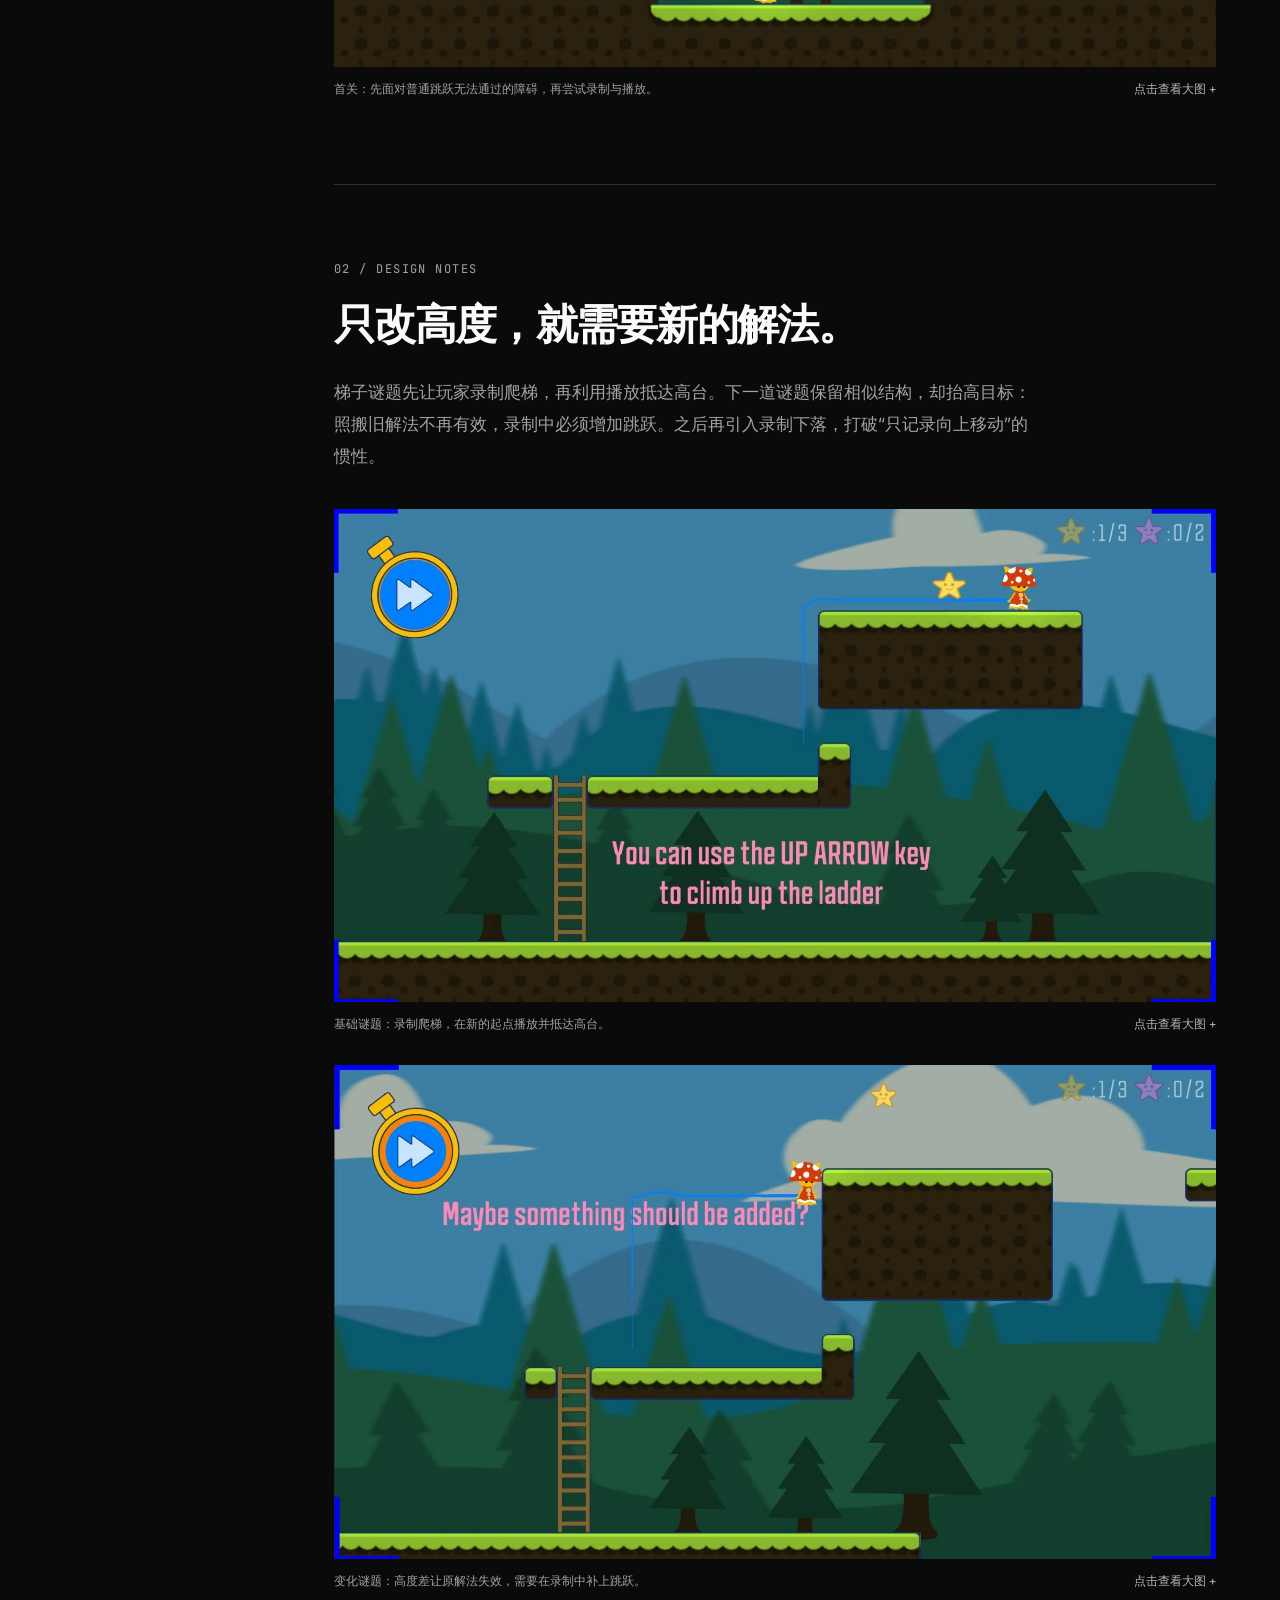
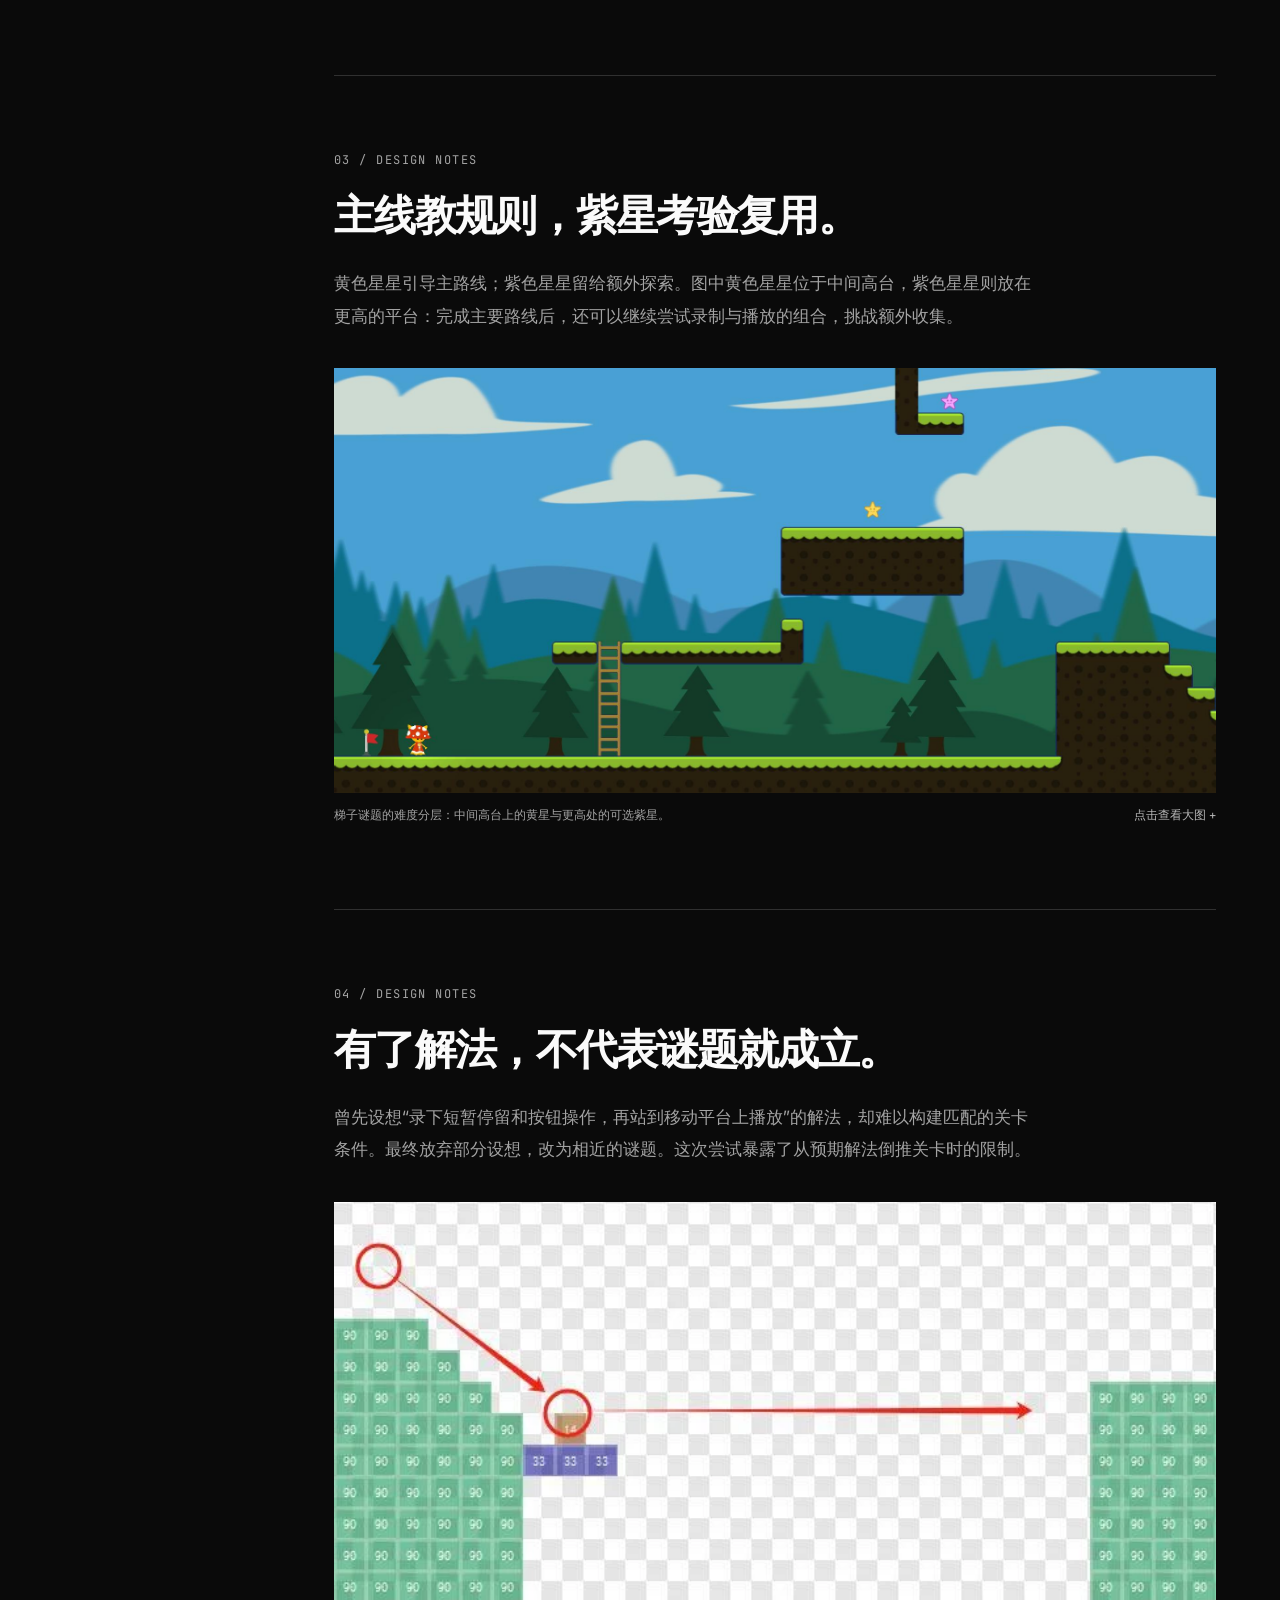
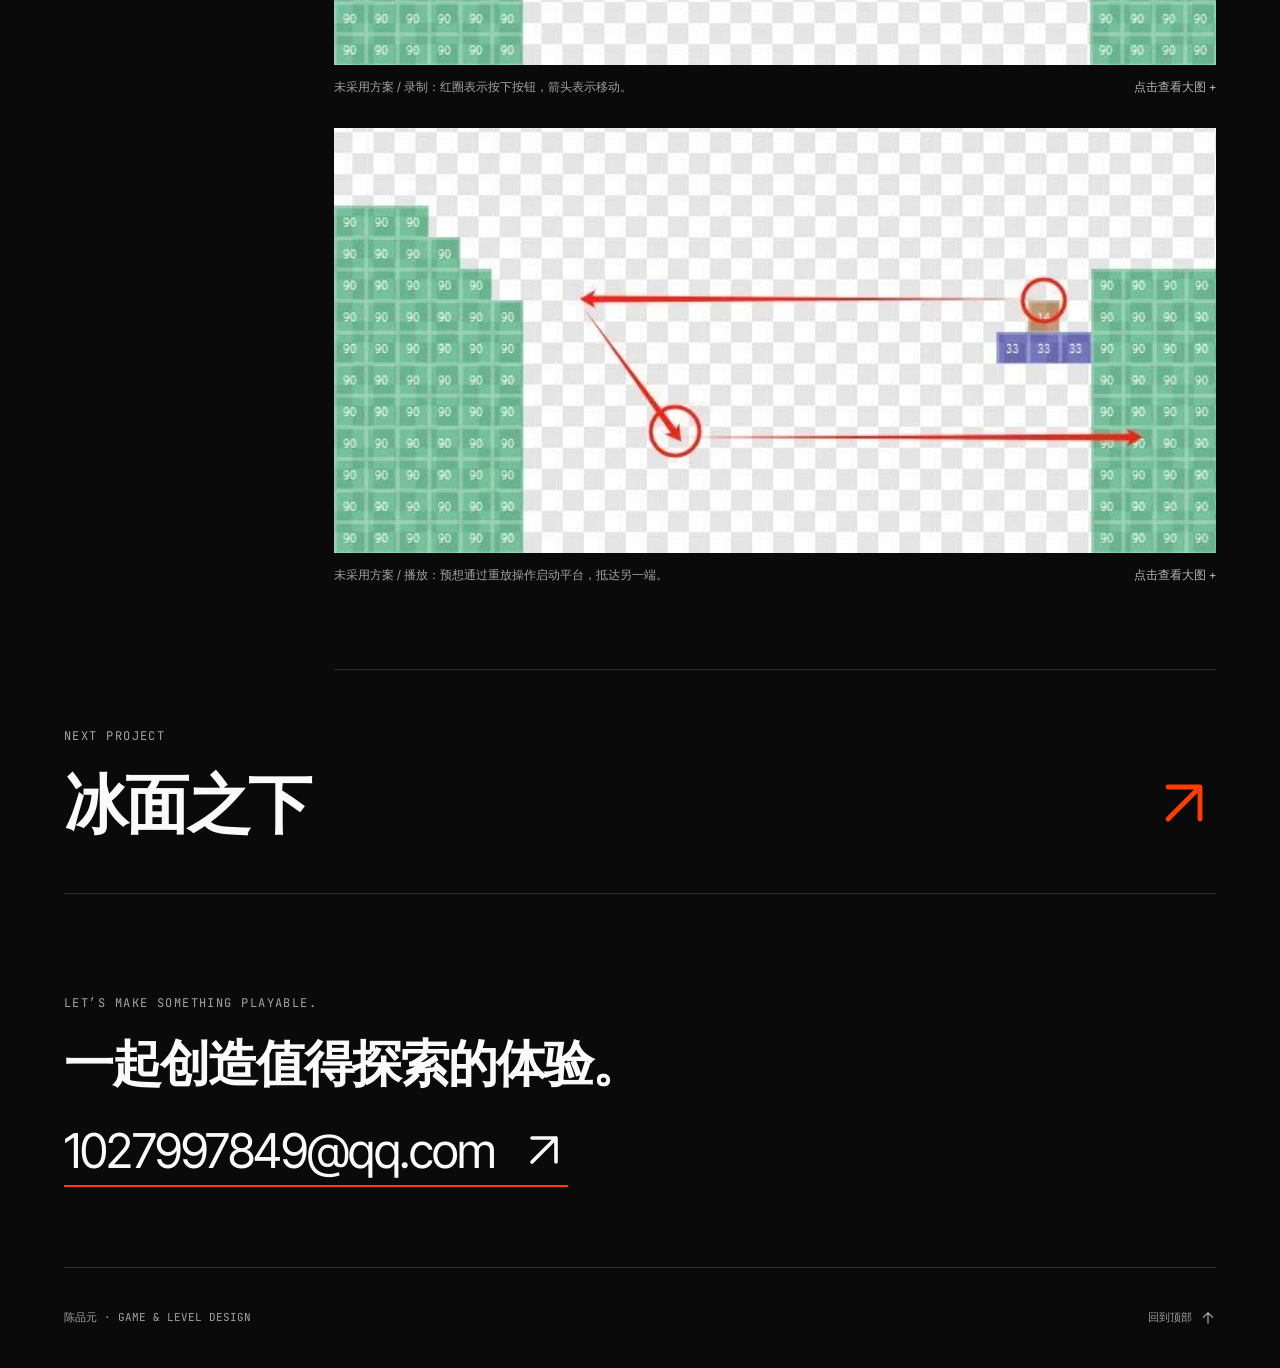
<file: memorizer.html>
<!doctype html>
<html lang="zh-CN">
<head>
<meta charset="utf-8">
<meta name="viewport" content="width=device-width,initial-scale=1">
<meta name="description" content="记录一段动作，在新的位置重放。将移动、跳跃与机关操作重新组合，抵达原本无法到达的地方。">
<meta name="theme-color" content="#0a0a0a">
<title>Memorizer | 陈品元</title>
<link rel="preconnect" href="https://fonts.googleapis.com">
<link rel="preconnect" href="https://fonts.gstatic.com" crossorigin>
<link href="https://fonts.googleapis.com/css2?family=Inter+Tight:wght@500;600;700;800&family=JetBrains+Mono:wght@400;500&display=swap" rel="stylesheet">
<link rel="stylesheet" href="portfolio.css?v=c5342cd76239">
</head>
<body>
<a class="skip" href="#main">跳转到内容</a>
<header class="site-header">
<a class="brand" href="index.html" aria-label="陈品元，返回首页">CP<span>Y.</span>
</a>
<span class="header-name">CHEN PINYUAN / 陈品元</span>
<nav aria-label="主导航">
<a href="index.html#work">作品 <span>06</span>
</a>
<a href="index.html#about">关于</a>
<a href="mailto:1027997849@qq.com">联系 <span aria-hidden="true">
<svg class="arrow-icon" width="24" height="24" viewBox="0 0 24 24" fill="none" stroke="currentColor" stroke-width="1.8" stroke-linecap="round" stroke-linejoin="round" aria-hidden="true" focusable="false">
<path d="M6 18 18 6M6 6h12v12"/>
</svg>
</span>
</a>
</nav>
</header>
<main id="main">
<div class="container">
<section class="project-hero">
<a class="back-link" href="index.html#work">
<svg class="arrow-icon" width="24" height="24" viewBox="0 0 24 24" fill="none" stroke="currentColor" stroke-width="1.8" stroke-linecap="round" stroke-linejoin="round" aria-hidden="true" focusable="false">
<path d="M20 12H4m7-7-7 7 7 7"/>
</svg> 全部作品</a>
<p class="eyebrow">01 / GAMEPLAY / SYSTEMS</p>
<h1>Memorizer</h1>
<p class="project-english">RECORD. REPLAY. RETHINK.</p>
<p class="project-intro">记录一段动作，在新的位置重放。将移动、跳跃与机关操作重新组合，抵达原本无法到达的地方。</p>
<dl class="project-facts">
<div>
<dt>TYPE / 类型</dt>
<dd>2D 平台解谜 · 个人项目</dd>
</div>
<div>
<dt>PERIOD / 周期</dt>
<dd>2024.01 — 2024.03</dd>
</div>
<div>
<dt>TOOLS / 工具</dt>
<dd>Unity / C#</dd>
</div>
<div>
<dt>CONTRIBUTION / 职责</dt>
<dd>核心机制、关卡设计、程序实现、UI 与测试迭代</dd>
</div>
</dl>
<div class="project-links">
<a class="text-link" href="https://www.bilibili.com/video/BV1aV5Dz2EM1/" target="_blank" rel="noopener noreferrer">观看玩法演示 <svg class="arrow-icon" width="24" height="24" viewBox="0 0 24 24" fill="none" stroke="currentColor" stroke-width="1.8" stroke-linecap="round" stroke-linejoin="round" aria-hidden="true" focusable="false">
<path d="M6 18 18 6M6 6h12v12"/>
</svg>
</a>
</div>
<section class="gameplay-intro" id="gameplay" aria-labelledby="gameplay-title">
<p class="eyebrow">HOW TO PLAY / 游戏介绍</p>
<h2 id="gameplay-title">这是什么游戏，怎么玩？</h2>
<p class="section-lead">一款以动作录制与播放为核心的单人 2D 平台解谜游戏。玩家操控蘑菇角色穿过平台与机关，抵达关卡终点；紫色星星是可选挑战。</p>
<ol class="gameplay-loop">
<li>
<h3>录制动作</h3>
<p>记录移动、跳跃、爬梯或机关操作。键鼠左键录制，手柄使用 LB。</p>
</li>
<li>
<h3>换一个起点</h3>
<p>移动到新的位置，考虑同一段动作从这里执行，会把角色带到哪里。</p>
</li>
<li>
<h3>播放并修正</h3>
<p>右键或 RB 播放记录，让角色执行先前的动作。这不是时间倒流，也不是生成分身；失败后调整记录或起点。</p>
</li>
</ol>
</section>
<figure class="video-figure">
<iframe class="youtube-player" src="https://www.youtube-nocookie.com/embed/vh6fNjEnm2g?rel=0&amp;playsinline=1" title="Memorizer：玩法与关卡演示（YouTube）" loading="lazy" referrerpolicy="strict-origin-when-cross-origin" allow="accelerometer; autoplay; encrypted-media; gyroscope; picture-in-picture; fullscreen" allowfullscreen>
</iframe>
<figcaption>Memorizer · 玩法与关卡演示</figcaption>
</figure>
<div class="video-actions">
<a class="text-link" href="https://www.youtube.com/watch?v=vh6fNjEnm2g" target="_blank" rel="noopener noreferrer">在 YouTube 观看 <svg class="arrow-icon" width="24" height="24" viewBox="0 0 24 24" fill="none" stroke="currentColor" stroke-width="1.8" stroke-linecap="round" stroke-linejoin="round" aria-hidden="true" focusable="false">
<path d="M6 18 18 6M6 6h12v12"/>
</svg>
</a>
</div>
<section class="case-overview" aria-label="项目阅读重点">
<p class="eyebrow">DESIGN FOCUS / 录制、播放与谜题变式</p>
<h2>让同一段动作，成为不同谜题的解法。</h2>
<p>四关个人原型 · 核心玩法、关卡与程序实现</p>
<nav aria-label="重点内容">
<a href="#section-1">教学调整 <span aria-hidden="true">
<svg class="arrow-icon" width="24" height="24" viewBox="0 0 24 24" fill="none" stroke="currentColor" stroke-width="1.8" stroke-linecap="round" stroke-linejoin="round" aria-hidden="true" focusable="false">
<path d="M12 4v16m-7-7 7 7 7-7"/>
</svg>
</span>
</a>
<a href="#section-2">谜题变式 <span aria-hidden="true">
<svg class="arrow-icon" width="24" height="24" viewBox="0 0 24 24" fill="none" stroke="currentColor" stroke-width="1.8" stroke-linecap="round" stroke-linejoin="round" aria-hidden="true" focusable="false">
<path d="M12 4v16m-7-7 7 7 7-7"/>
</svg>
</span>
</a>
<a href="#section-4">设计取舍 <span aria-hidden="true">
<svg class="arrow-icon" width="24" height="24" viewBox="0 0 24 24" fill="none" stroke="currentColor" stroke-width="1.8" stroke-linecap="round" stroke-linejoin="round" aria-hidden="true" focusable="false">
<path d="M12 4v16m-7-7 7 7 7-7"/>
</svg>
</span>
</a>
</nav>
</section>
</section>
<div class="case-layout">
<aside class="case-nav" aria-label="项目内容导航">
<p class="eyebrow">IN THIS PROJECT</p>
<a href="#gameplay">
<span>00</span>游戏介绍与玩法</a>
<a href="#section-1">
<span>01</span>先尝试，再用操作理解能力。</a>
<a href="#section-2">
<span>02</span>只改高度，就需要新的解法。</a>
<a href="#section-3">
<span>03</span>主线教规则，紫星考验复用。</a>
<a href="#section-4">
<span>04</span>有了解法，不代表谜题就成立。</a>
</aside>
<div>
<section class="case-section" id="section-1">
<p class="eyebrow">01 / DESIGN NOTES</p>
<h2>先尝试，再用操作理解能力。</h2>
<p class="section-lead">录制一段动作，换一个位置播放。同一段移动因此能跨过原本无法通过的地形。首关用无法直接跳过的深渊制造需求，并在附近设置存档点，支持反复尝试。</p>
<div class="steps">
<article>
<p class="eyebrow">测试发现</p>
<h3>获得能力，却不知道怎么用</h3>
<p>试玩中，玩家初次获得能力后无从下手。</p>
</article>
<article>
<p class="eyebrow">教学调整</p>
<h3>录制 → 移动 → 播放</h3>
<p>先允许自主尝试；死亡后出现 UI，提示在一处录制、走到另一处播放，亲自观察结果。新的流程仍需后续测试验证。</p>
</article>
</div>
<div class="gallery">
<figure class="figure">
<a class="image-link" href="assets/portfolio/page-12-08.webp" data-lightbox aria-label="点击查看大图：首关：先面对普通跳跃无法通过的障碍，再尝试录制与播放。">
<img src="assets/portfolio/page-12-08.webp" alt="首关：先面对普通跳跃无法通过的障碍，再尝试录制与播放。" loading="lazy" decoding="async">
</a>
<figcaption>首关：先面对普通跳跃无法通过的障碍，再尝试录制与播放。 <span>点击查看大图 +</span>
</figcaption>
</figure>
</div>
</section>
<section class="case-section" id="section-2">
<p class="eyebrow">02 / DESIGN NOTES</p>
<h2>只改高度，就需要新的解法。</h2>
<p class="section-lead">梯子谜题先让玩家录制爬梯，再利用播放抵达高台。下一道谜题保留相似结构，却抬高目标：照搬旧解法不再有效，录制中必须增加跳跃。之后再引入录制下落，打破“只记录向上移动”的惯性。</p>
<div class="gallery">
<figure class="figure">
<a class="image-link" href="assets/portfolio/memorizer-ladder-a.webp" data-lightbox aria-label="点击查看大图：基础谜题：录制爬梯，在新的起点播放并抵达高台。">
<img src="assets/portfolio/memorizer-ladder-a.webp" alt="基础谜题：录制爬梯，在新的起点播放并抵达高台。" loading="lazy" decoding="async">
</a>
<figcaption>基础谜题：录制爬梯，在新的起点播放并抵达高台。 <span>点击查看大图 +</span>
</figcaption>
</figure>
<figure class="figure">
<a class="image-link" href="assets/portfolio/memorizer-ladder-b.webp" data-lightbox aria-label="点击查看大图：变化谜题：高度差让原解法失效，需要在录制中补上跳跃。">
<img src="assets/portfolio/memorizer-ladder-b.webp" alt="变化谜题：高度差让原解法失效，需要在录制中补上跳跃。" loading="lazy" decoding="async">
</a>
<figcaption>变化谜题：高度差让原解法失效，需要在录制中补上跳跃。 <span>点击查看大图 +</span>
</figcaption>
</figure>
</div>
</section>
<section class="case-section" id="section-3">
<p class="eyebrow">03 / DESIGN NOTES</p>
<h2>主线教规则，紫星考验复用。</h2>
<p class="section-lead">黄色星星引导主路线；紫色星星留给额外探索。图中黄色星星位于中间高台，紫色星星则放在更高的平台：完成主要路线后，还可以继续尝试录制与播放的组合，挑战额外收集。</p>
<div class="gallery">
<figure class="figure">
<a class="image-link" href="assets/portfolio/memorizer-purple-star.png" data-lightbox aria-label="点击查看大图：梯子谜题的难度分层：中间高台上的黄星与更高处的可选紫星。">
<img src="assets/portfolio/memorizer-purple-star.png" alt="梯子谜题的难度分层：中间高台上的黄星与更高处的可选紫星。" loading="lazy" decoding="async">
</a>
<figcaption>梯子谜题的难度分层：中间高台上的黄星与更高处的可选紫星。 <span>点击查看大图 +</span>
</figcaption>
</figure>
</div>
</section>
<section class="case-section" id="section-4">
<p class="eyebrow">04 / DESIGN NOTES</p>
<h2>有了解法，不代表谜题就成立。</h2>
<p class="section-lead">曾先设想“录下短暂停留和按钮操作，再站到移动平台上播放”的解法，却难以构建匹配的关卡条件。最终放弃部分设想，改为相近的谜题。这次尝试暴露了从预期解法倒推关卡时的限制。</p>
<div class="gallery">
<figure class="figure">
<a class="image-link" href="assets/portfolio/page-17-02.webp" data-lightbox aria-label="点击查看大图：未采用方案 / 录制：红圈表示按下按钮，箭头表示移动。">
<img src="assets/portfolio/page-17-02.webp" alt="未采用方案 / 录制：红圈表示按下按钮，箭头表示移动。" loading="lazy" decoding="async">
</a>
<figcaption>未采用方案 / 录制：红圈表示按下按钮，箭头表示移动。 <span>点击查看大图 +</span>
</figcaption>
</figure>
<figure class="figure">
<a class="image-link" href="assets/portfolio/page-17-03.webp" data-lightbox aria-label="点击查看大图：未采用方案 / 播放：预想通过重放操作启动平台，抵达另一端。">
<img src="assets/portfolio/page-17-03.webp" alt="未采用方案 / 播放：预想通过重放操作启动平台，抵达另一端。" loading="lazy" decoding="async">
</a>
<figcaption>未采用方案 / 播放：预想通过重放操作启动平台，抵达另一端。 <span>点击查看大图 +</span>
</figcaption>
</figure>
</div>
</section>
</div>
</div>
<a class="next-project" href="beneath-the-ice.html">
<span class="eyebrow">NEXT PROJECT</span>
<strong>冰面之下 <span aria-hidden="true">
<svg class="arrow-icon" width="24" height="24" viewBox="0 0 24 24" fill="none" stroke="currentColor" stroke-width="1.8" stroke-linecap="round" stroke-linejoin="round" aria-hidden="true" focusable="false">
<path d="M6 18 18 6M6 6h12v12"/>
</svg>
</span>
</strong>
</a>
</div>
</main>
<footer id="contact" class="container footer">
<p class="eyebrow">LET’S MAKE SOMETHING PLAYABLE.</p>
<h2>一起创造值得探索的体验。</h2>
<a class="email" href="mailto:1027997849@qq.com">1027997849@qq.com <span aria-hidden="true">
<svg class="arrow-icon" width="24" height="24" viewBox="0 0 24 24" fill="none" stroke="currentColor" stroke-width="1.8" stroke-linecap="round" stroke-linejoin="round" aria-hidden="true" focusable="false">
<path d="M6 18 18 6M6 6h12v12"/>
</svg>
</span>
</a>
<div class="footer-bottom">
<span>陈品元 · GAME & LEVEL DESIGN</span>
<a href="#main">回到顶部 <svg class="arrow-icon" width="24" height="24" viewBox="0 0 24 24" fill="none" stroke="currentColor" stroke-width="1.8" stroke-linecap="round" stroke-linejoin="round" aria-hidden="true" focusable="false">
<path d="M12 20V4m-7 7 7-7 7 7"/>
</svg>
</a>
</div>
</footer>
<dialog id="image-viewer" aria-label="图片大图">
<button class="viewer-close" aria-label="关闭大图">关闭 ×</button>
<button class="viewer-zoom" aria-pressed="false">原尺寸查看</button>
<div class="viewer-scroll">
<img alt="">
</div>
<p>
</p>
</dialog>
<script src="portfolio.js" defer>
</script>
</body>
</html>
</file>
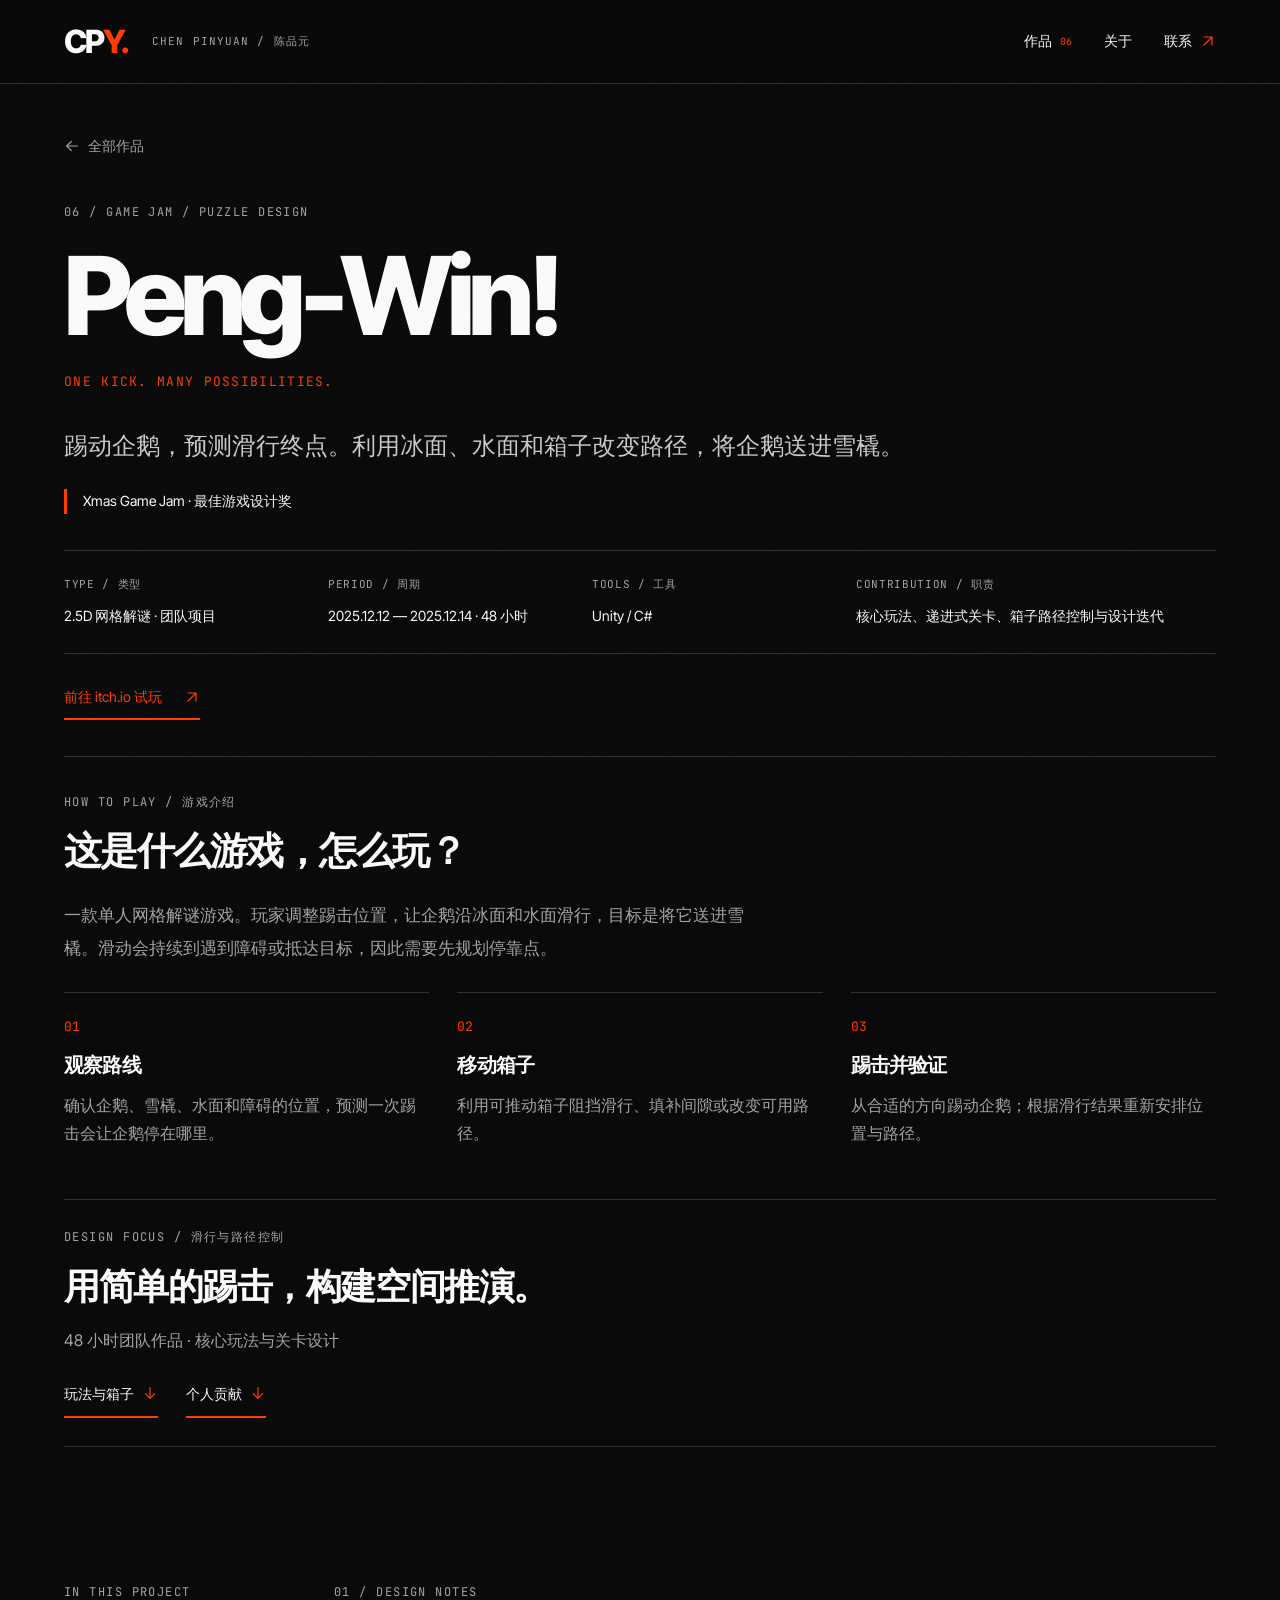
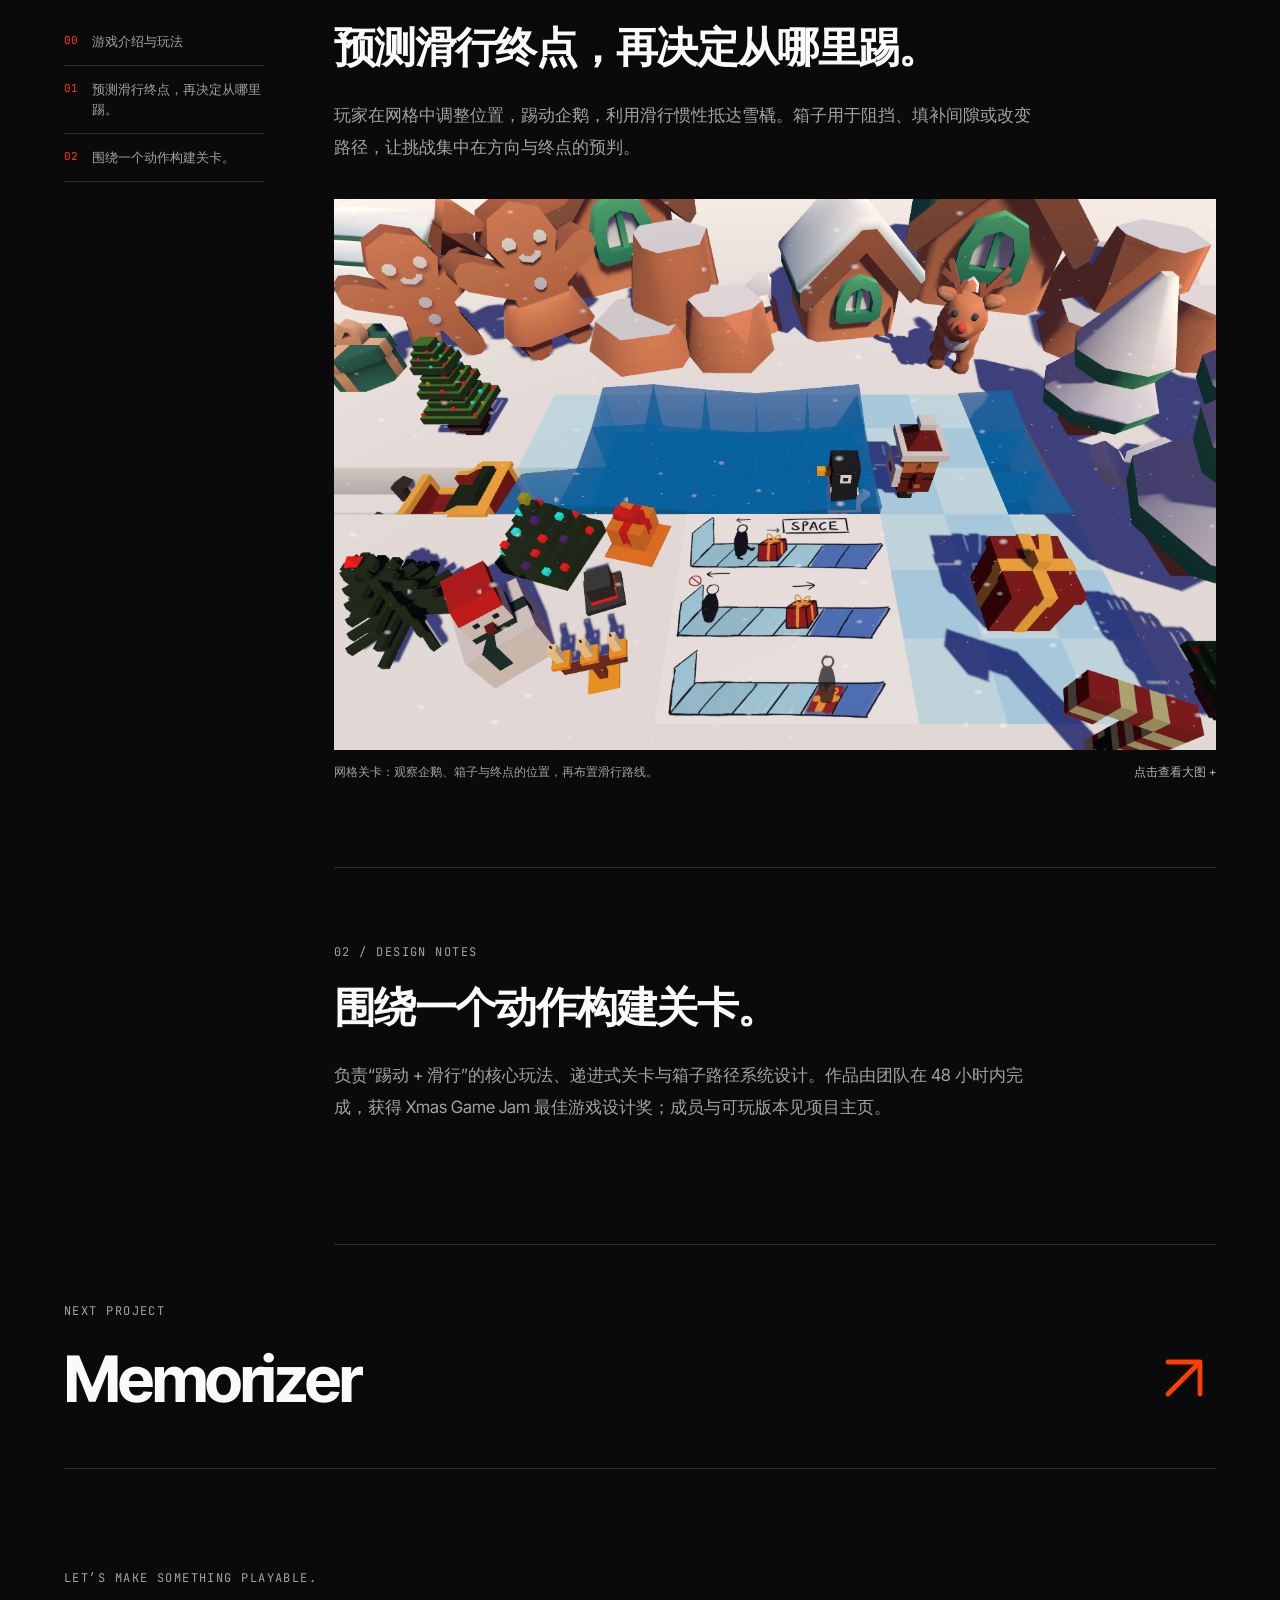
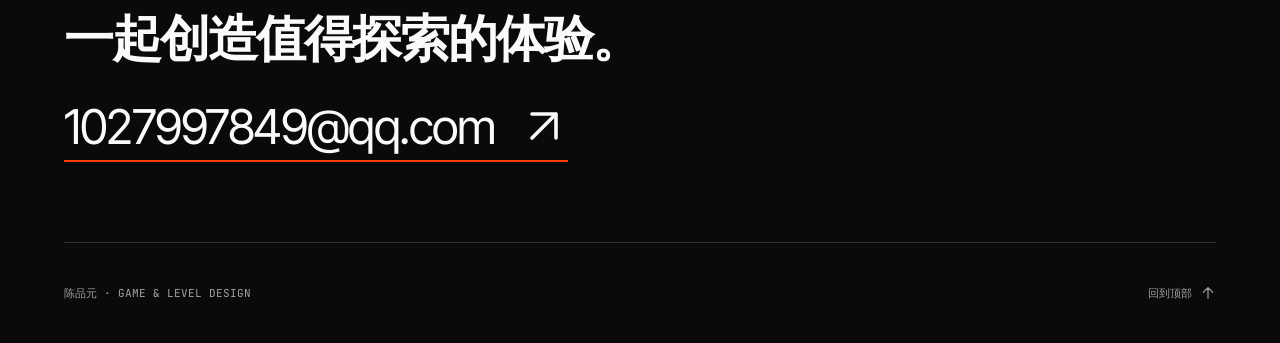
<file: peng-win.html>
<!doctype html>
<html lang="zh-CN">
<head>
<meta charset="utf-8">
<meta name="viewport" content="width=device-width,initial-scale=1">
<meta name="description" content="踢动企鹅，预测滑行终点。利用冰面、水面和箱子改变路径，将企鹅送进雪橇。">
<meta name="theme-color" content="#0a0a0a">
<title>Peng-Win! | 陈品元</title>
<link rel="preconnect" href="https://fonts.googleapis.com">
<link rel="preconnect" href="https://fonts.gstatic.com" crossorigin>
<link href="https://fonts.googleapis.com/css2?family=Inter+Tight:wght@500;600;700;800&family=JetBrains+Mono:wght@400;500&display=swap" rel="stylesheet">
<link rel="stylesheet" href="portfolio.css?v=c5342cd76239">
</head>
<body>
<a class="skip" href="#main">跳转到内容</a>
<header class="site-header">
<a class="brand" href="index.html" aria-label="陈品元，返回首页">CP<span>Y.</span>
</a>
<span class="header-name">CHEN PINYUAN / 陈品元</span>
<nav aria-label="主导航">
<a href="index.html#work">作品 <span>06</span>
</a>
<a href="index.html#about">关于</a>
<a href="mailto:1027997849@qq.com">联系 <span aria-hidden="true">
<svg class="arrow-icon" width="24" height="24" viewBox="0 0 24 24" fill="none" stroke="currentColor" stroke-width="1.8" stroke-linecap="round" stroke-linejoin="round" aria-hidden="true" focusable="false">
<path d="M6 18 18 6M6 6h12v12"/>
</svg>
</span>
</a>
</nav>
</header>
<main id="main">
<div class="container">
<section class="project-hero">
<a class="back-link" href="index.html#work">
<svg class="arrow-icon" width="24" height="24" viewBox="0 0 24 24" fill="none" stroke="currentColor" stroke-width="1.8" stroke-linecap="round" stroke-linejoin="round" aria-hidden="true" focusable="false">
<path d="M20 12H4m7-7-7 7 7 7"/>
</svg> 全部作品</a>
<p class="eyebrow">06 / GAME JAM / PUZZLE DESIGN</p>
<h1>Peng-Win!</h1>
<p class="project-english">ONE KICK. MANY POSSIBILITIES.</p>
<p class="project-intro">踢动企鹅，预测滑行终点。利用冰面、水面和箱子改变路径，将企鹅送进雪橇。</p>
<p class="award">Xmas Game Jam · 最佳游戏设计奖</p>
<dl class="project-facts">
<div>
<dt>TYPE / 类型</dt>
<dd>2.5D 网格解谜 · 团队项目</dd>
</div>
<div>
<dt>PERIOD / 周期</dt>
<dd>2025.12.12 — 2025.12.14 · 48 小时</dd>
</div>
<div>
<dt>TOOLS / 工具</dt>
<dd>Unity / C#</dd>
</div>
<div>
<dt>CONTRIBUTION / 职责</dt>
<dd>核心玩法、递进式关卡、箱子路径控制与设计迭代</dd>
</div>
</dl>
<div class="project-links">
<a class="text-link" href="https://scariett77.itch.io/peng-win" target="_blank" rel="noopener noreferrer">前往 itch.io 试玩 <svg class="arrow-icon" width="24" height="24" viewBox="0 0 24 24" fill="none" stroke="currentColor" stroke-width="1.8" stroke-linecap="round" stroke-linejoin="round" aria-hidden="true" focusable="false">
<path d="M6 18 18 6M6 6h12v12"/>
</svg>
</a>
</div>
<section class="gameplay-intro" id="gameplay" aria-labelledby="gameplay-title">
<p class="eyebrow">HOW TO PLAY / 游戏介绍</p>
<h2 id="gameplay-title">这是什么游戏，怎么玩？</h2>
<p class="section-lead">一款单人网格解谜游戏。玩家调整踢击位置，让企鹅沿冰面和水面滑行，目标是将它送进雪橇。滑动会持续到遇到障碍或抵达目标，因此需要先规划停靠点。</p>
<ol class="gameplay-loop">
<li>
<h3>观察路线</h3>
<p>确认企鹅、雪橇、水面和障碍的位置，预测一次踢击会让企鹅停在哪里。</p>
</li>
<li>
<h3>移动箱子</h3>
<p>利用可推动箱子阻挡滑行、填补间隙或改变可用路径。</p>
</li>
<li>
<h3>踢击并验证</h3>
<p>从合适的方向踢动企鹅；根据滑行结果重新安排位置与路径。</p>
</li>
</ol>
</section>
<section class="case-overview" aria-label="项目阅读重点">
<p class="eyebrow">DESIGN FOCUS / 滑行与路径控制</p>
<h2>用简单的踢击，构建空间推演。</h2>
<p>48 小时团队作品 · 核心玩法与关卡设计</p>
<nav aria-label="重点内容">
<a href="#section-1">玩法与箱子 <span aria-hidden="true">
<svg class="arrow-icon" width="24" height="24" viewBox="0 0 24 24" fill="none" stroke="currentColor" stroke-width="1.8" stroke-linecap="round" stroke-linejoin="round" aria-hidden="true" focusable="false">
<path d="M12 4v16m-7-7 7 7 7-7"/>
</svg>
</span>
</a>
<a href="#section-2">个人贡献 <span aria-hidden="true">
<svg class="arrow-icon" width="24" height="24" viewBox="0 0 24 24" fill="none" stroke="currentColor" stroke-width="1.8" stroke-linecap="round" stroke-linejoin="round" aria-hidden="true" focusable="false">
<path d="M12 4v16m-7-7 7 7 7-7"/>
</svg>
</span>
</a>
</nav>
</section>
</section>
<div class="case-layout">
<aside class="case-nav" aria-label="项目内容导航">
<p class="eyebrow">IN THIS PROJECT</p>
<a href="#gameplay">
<span>00</span>游戏介绍与玩法</a>
<a href="#section-1">
<span>01</span>预测滑行终点，再决定从哪里踢。</a>
<a href="#section-2">
<span>02</span>围绕一个动作构建关卡。</a>
</aside>
<div>
<section class="case-section" id="section-1">
<p class="eyebrow">01 / DESIGN NOTES</p>
<h2>预测滑行终点，再决定从哪里踢。</h2>
<p class="section-lead">玩家在网格中调整位置，踢动企鹅，利用滑行惯性抵达雪橇。箱子用于阻挡、填补间隙或改变路径，让挑战集中在方向与终点的预判。</p>
<div class="gallery">
<figure class="figure">
<a class="image-link" href="assets/portfolio/peng-gameplay.png" data-lightbox aria-label="点击查看大图：网格关卡：观察企鹅、箱子与终点的位置，再布置滑行路线。">
<img src="assets/portfolio/peng-gameplay.png" alt="网格关卡：观察企鹅、箱子与终点的位置，再布置滑行路线。" loading="lazy" decoding="async">
</a>
<figcaption>网格关卡：观察企鹅、箱子与终点的位置，再布置滑行路线。 <span>点击查看大图 +</span>
</figcaption>
</figure>
</div>
</section>
<section class="case-section" id="section-2">
<p class="eyebrow">02 / DESIGN NOTES</p>
<h2>围绕一个动作构建关卡。</h2>
<p class="section-lead">负责“踢动 + 滑行”的核心玩法、递进式关卡与箱子路径系统设计。作品由团队在 48 小时内完成，获得 Xmas Game Jam 最佳游戏设计奖；成员与可玩版本见项目主页。</p>
<div class="gallery">
</div>
</section>
</div>
</div>
<a class="next-project" href="memorizer.html">
<span class="eyebrow">NEXT PROJECT</span>
<strong>Memorizer <span aria-hidden="true">
<svg class="arrow-icon" width="24" height="24" viewBox="0 0 24 24" fill="none" stroke="currentColor" stroke-width="1.8" stroke-linecap="round" stroke-linejoin="round" aria-hidden="true" focusable="false">
<path d="M6 18 18 6M6 6h12v12"/>
</svg>
</span>
</strong>
</a>
</div>
</main>
<footer id="contact" class="container footer">
<p class="eyebrow">LET’S MAKE SOMETHING PLAYABLE.</p>
<h2>一起创造值得探索的体验。</h2>
<a class="email" href="mailto:1027997849@qq.com">1027997849@qq.com <span aria-hidden="true">
<svg class="arrow-icon" width="24" height="24" viewBox="0 0 24 24" fill="none" stroke="currentColor" stroke-width="1.8" stroke-linecap="round" stroke-linejoin="round" aria-hidden="true" focusable="false">
<path d="M6 18 18 6M6 6h12v12"/>
</svg>
</span>
</a>
<div class="footer-bottom">
<span>陈品元 · GAME & LEVEL DESIGN</span>
<a href="#main">回到顶部 <svg class="arrow-icon" width="24" height="24" viewBox="0 0 24 24" fill="none" stroke="currentColor" stroke-width="1.8" stroke-linecap="round" stroke-linejoin="round" aria-hidden="true" focusable="false">
<path d="M12 20V4m-7 7 7-7 7 7"/>
</svg>
</a>
</div>
</footer>
<dialog id="image-viewer" aria-label="图片大图">
<button class="viewer-close" aria-label="关闭大图">关闭 ×</button>
<button class="viewer-zoom" aria-pressed="false">原尺寸查看</button>
<div class="viewer-scroll">
<img alt="">
</div>
<p>
</p>
</dialog>
<script src="portfolio.js" defer>
</script>
</body>
</html>
</file>
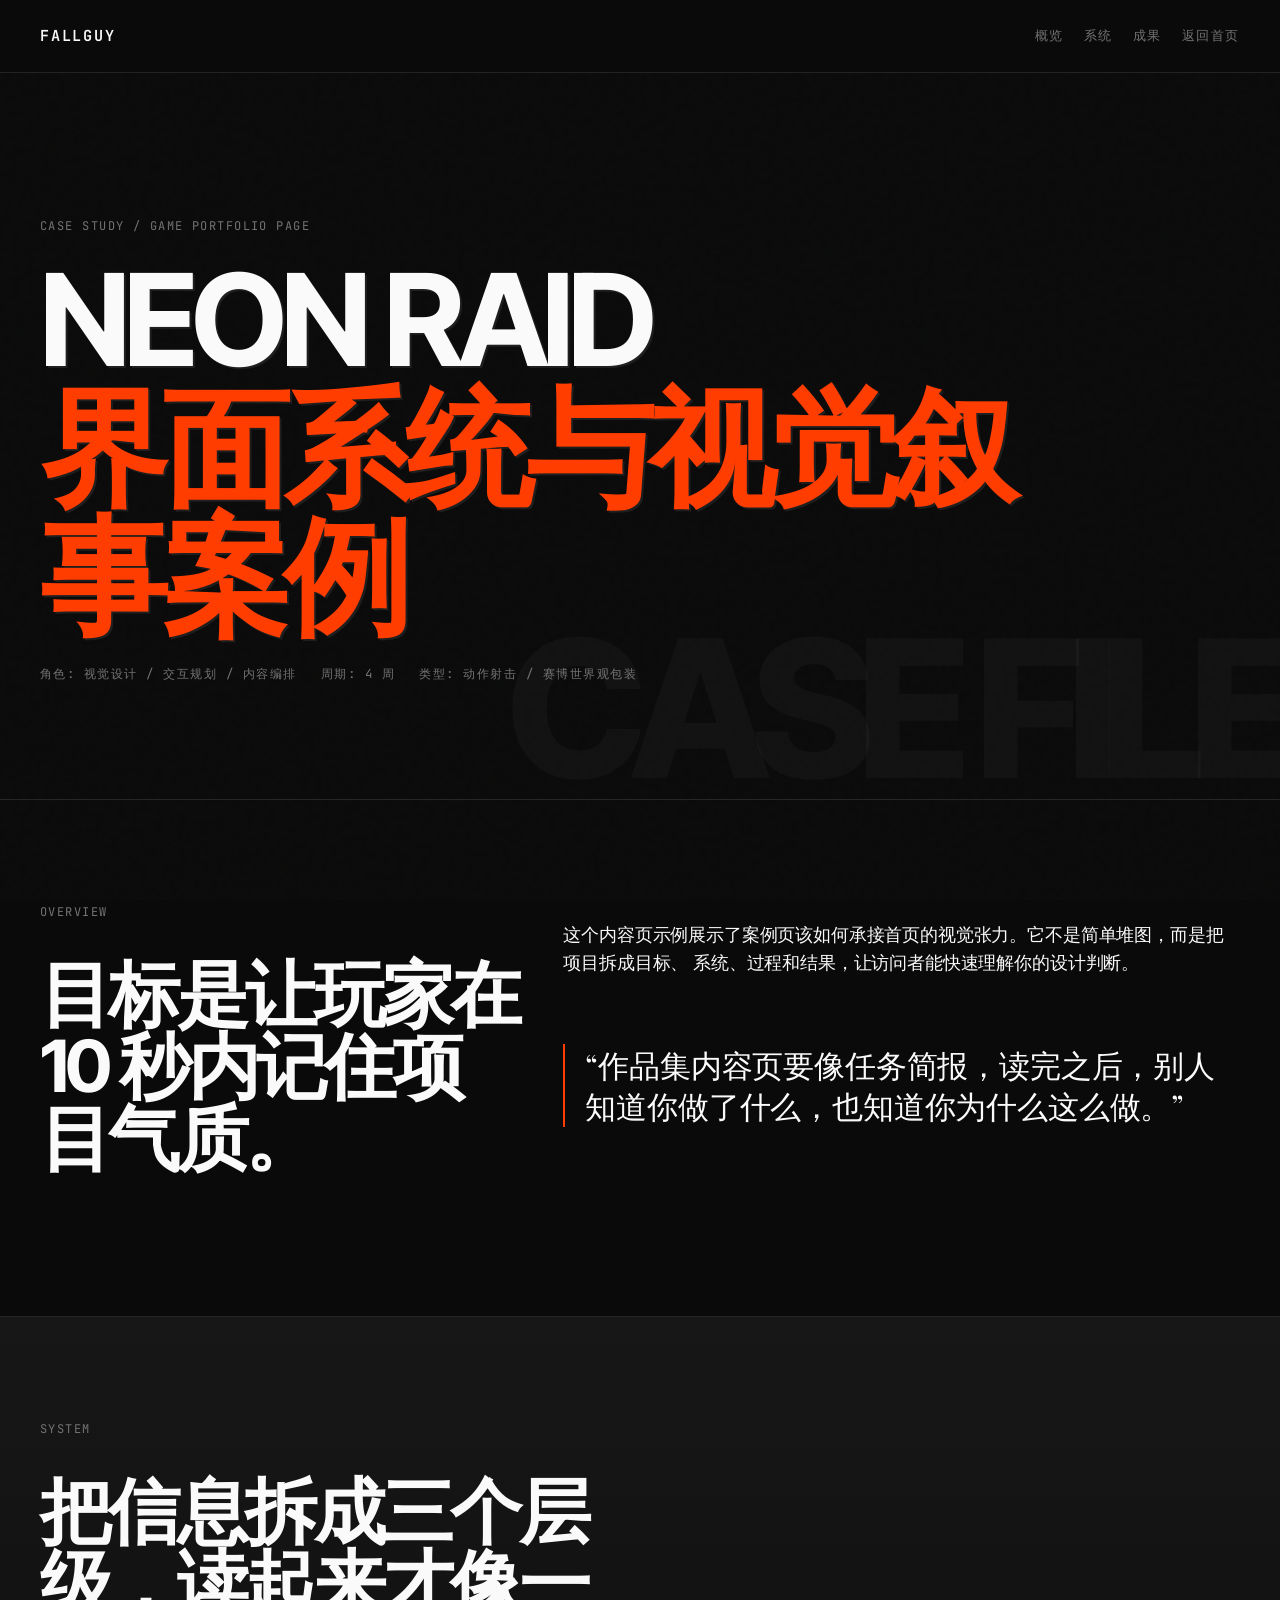
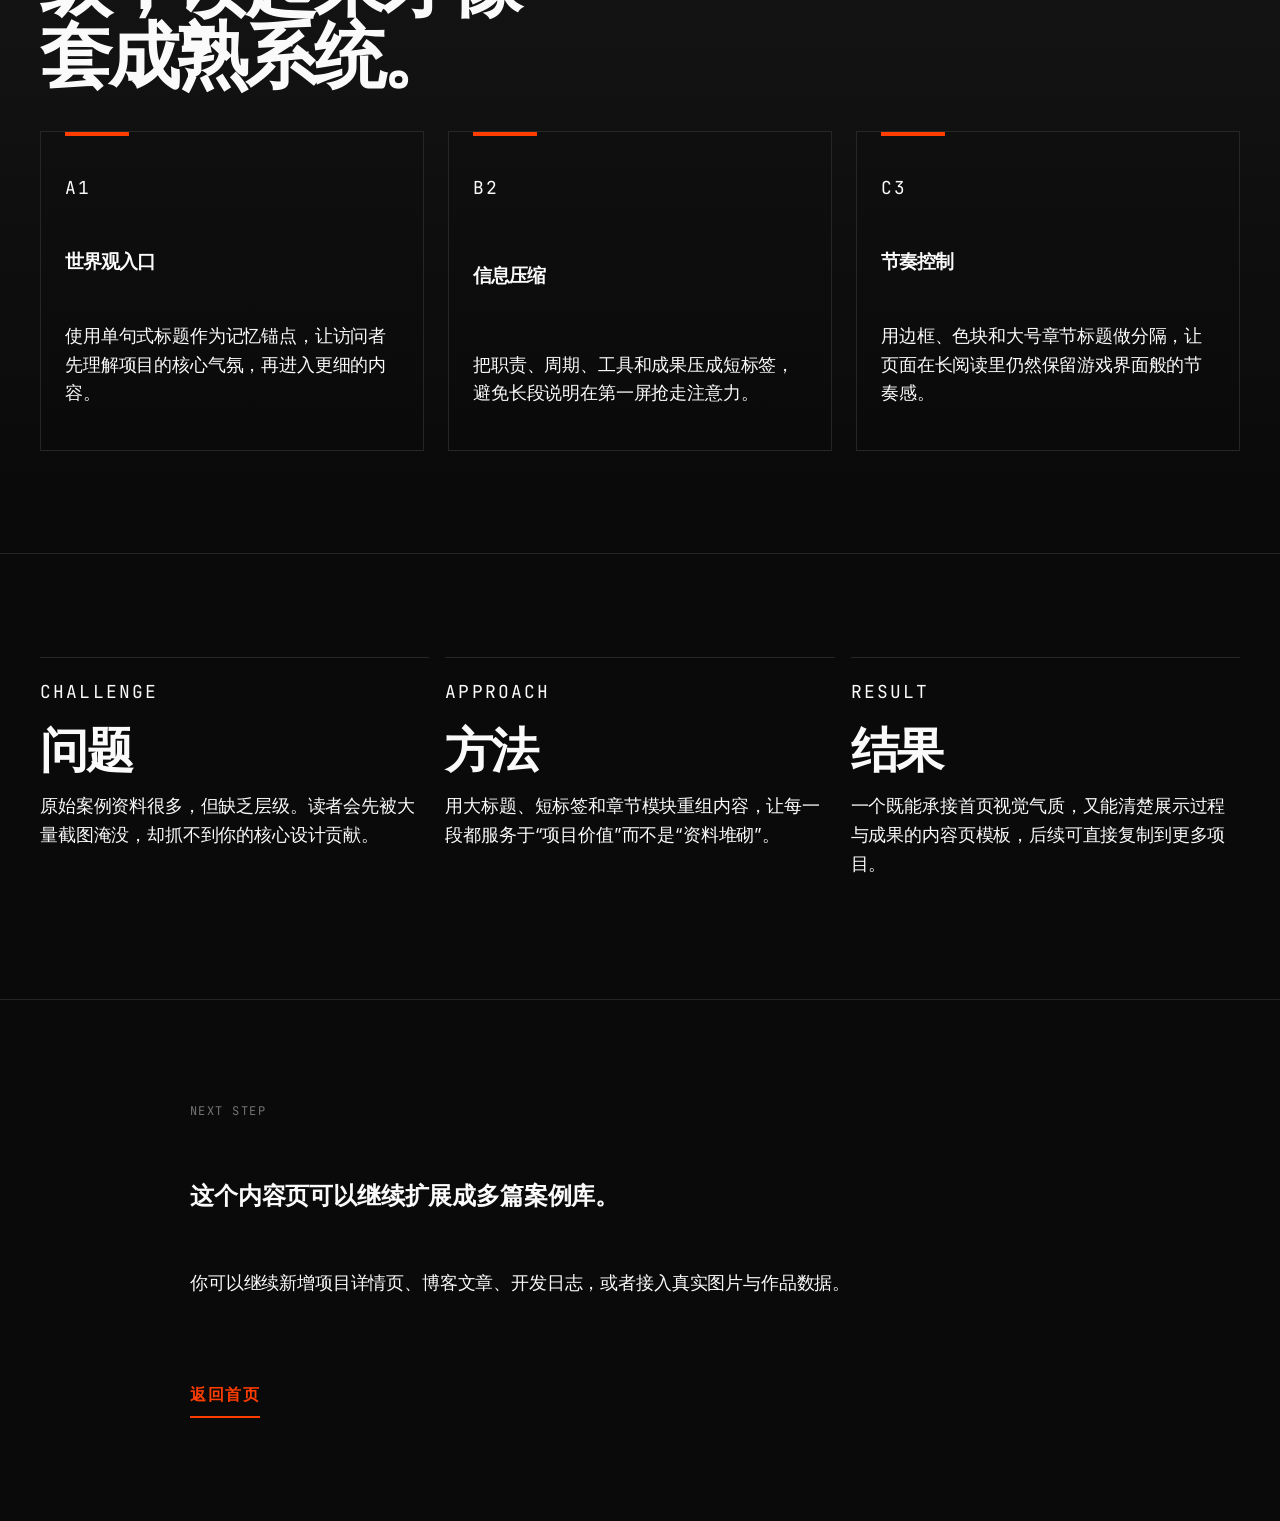
<file: project.html>
<!DOCTYPE html>
<html lang="zh-CN">
  <head>
    <meta charset="UTF-8" />
    <meta name="viewport" content="width=device-width, initial-scale=1.0" />
    <title>NEON RAID | Project Detail</title>
    <meta
      name="description"
      content="游戏作品集内容页示例，用于展示项目背景、目标、流程与最终视觉成果。"
    />
    <link rel="preconnect" href="https://fonts.googleapis.com" />
    <link rel="preconnect" href="https://fonts.gstatic.com" crossorigin />
    <link
      href="https://fonts.googleapis.com/css2?family=Inter+Tight:wght@400;500;600;700;800&family=Inter:wght@400;500;600;700&family=JetBrains+Mono:wght@400;600&family=Playfair+Display:wght@600&display=swap"
      rel="stylesheet"
    />
    <link rel="stylesheet" href="styles.css" />
  </head>
  <body>
    <div class="page-shell">
      <header class="site-header">
        <div class="container nav-row">
          <a class="brand" href="index.html">FALLGUY</a>
          <nav class="site-nav" aria-label="内容页导航">
            <a href="#overview">概览</a>
            <a href="#system">系统</a>
            <a href="#result">成果</a>
            <a href="index.html">返回首页</a>
          </nav>
        </div>
      </header>

      <main>
        <section class="section section-hero project-hero">
          <div class="container">
            <p class="eyebrow reveal">CASE STUDY / GAME PORTFOLIO PAGE</p>
            <h1 class="hero-title project-title reveal">
              NEON RAID
              <span>界面系统与视觉叙事案例</span>
            </h1>
            <div class="project-meta reveal reveal-delay">
              <p>角色: 视觉设计 / 交互规划 / 内容编排</p>
              <p>周期: 4 周</p>
              <p>类型: 动作射击 / 赛博世界观包装</p>
            </div>
          </div>
          <div class="hero-marquee" aria-hidden="true">CASE FILE</div>
        </section>

        <section id="overview" class="section bordered-top">
          <div class="container split-grid">
            <div class="section-heading reveal">
              <p class="eyebrow">OVERVIEW</p>
              <h2>目标是让玩家在 10 秒内记住项目气质。</h2>
            </div>
            <div class="about-copy reveal reveal-delay">
              <p>
                这个内容页示例展示了案例页该如何承接首页的视觉张力。它不是简单堆图，而是把项目拆成目标、
                系统、过程和结果，让访问者能快速理解你的设计判断。
              </p>
              <blockquote class="pull-quote">
                “作品集内容页要像任务简报，读完之后，别人知道你做了什么，也知道你为什么这么做。”
              </blockquote>
            </div>
          </div>
        </section>

        <section id="system" class="section section-muted bordered-top bordered-bottom">
          <div class="container">
            <div class="section-heading reveal">
              <p class="eyebrow">SYSTEM</p>
              <h2>把信息拆成三个层级，读起来才像一套成熟系统。</h2>
            </div>
            <div class="detail-grid">
              <article class="detail-card reveal">
                <p class="card-index">A1</p>
                <h3>世界观入口</h3>
                <p>
                  使用单句式标题作为记忆锚点，让访问者先理解项目的核心气氛，再进入更细的内容。
                </p>
              </article>
              <article class="detail-card reveal reveal-delay">
                <p class="card-index">B2</p>
                <h3>信息压缩</h3>
                <p>
                  把职责、周期、工具和成果压成短标签，避免长段说明在第一屏抢走注意力。
                </p>
              </article>
              <article class="detail-card reveal reveal-delay-2">
                <p class="card-index">C3</p>
                <h3>节奏控制</h3>
                <p>
                  用边框、色块和大号章节标题做分隔，让页面在长阅读里仍然保留游戏界面般的节奏感。
                </p>
              </article>
            </div>
          </div>
        </section>

        <section class="section">
          <div class="container timeline">
            <div class="timeline-item reveal">
              <p class="eyebrow">CHALLENGE</p>
              <h2>问题</h2>
              <p>
                原始案例资料很多，但缺乏层级。读者会先被大量截图淹没，却抓不到你的核心设计贡献。
              </p>
            </div>
            <div class="timeline-item reveal reveal-delay">
              <p class="eyebrow">APPROACH</p>
              <h2>方法</h2>
              <p>
                用大标题、短标签和章节模块重组内容，让每一段都服务于“项目价值”而不是“资料堆砌”。
              </p>
            </div>
            <div id="result" class="timeline-item reveal reveal-delay-2">
              <p class="eyebrow">RESULT</p>
              <h2>结果</h2>
              <p>
                一个既能承接首页视觉气质，又能清楚展示过程与成果的内容页模板，后续可直接复制到更多项目。
              </p>
            </div>
          </div>
        </section>

        <section class="section bordered-top">
          <div class="container cta-block reveal">
            <p class="eyebrow">NEXT STEP</p>
            <h2>这个内容页可以继续扩展成多篇案例库。</h2>
            <p class="section-copy">
              你可以继续新增项目详情页、博客文章、开发日志，或者接入真实图片与作品数据。
            </p>
            <div class="hero-actions">
              <a class="link-button" href="index.html">
                返回首页
                <span aria-hidden="true"></span>
              </a>
            </div>
          </div>
        </section>
      </main>
    </div>

    <script src="main.js"></script>
  </body>
</html>
</file>
<file: portfolio.css>
@charset "UTF-8";
:root{--background:#0a0a0a;--foreground:#fafafa;--muted:#a3a3a3;--surface:#151515;--accent:#ff3d00;--border:#303030;--font:"Inter Tight","Microsoft YaHei",sans-serif;--mono:"JetBrains Mono",monospace;--width:1280px;--gutter:clamp(24px,5vw,72px)}
*{box-sizing:border-box}html{scroll-behavior:smooth;scroll-padding-top:100px}body{margin:0;background:var(--background);color:var(--foreground);font:16px/1.75 var(--font)}body::before{content:"";position:fixed;inset:0;z-index:10;pointer-events:none;opacity:.015;background:url("data:image/svg+xml,%3Csvg xmlns='http://www.w3.org/2000/svg' width='180' height='180'%3E%3Cfilter id='n'%3E%3CfeTurbulence type='fractalNoise' baseFrequency='.8' numOctaves='3' stitchTiles='stitch'/%3E%3C/filter%3E%3Cpath fill='%23fff' filter='url(%23n)' d='M0 0h180v180H0z'/%3E%3C/svg%3E")}::selection{background:var(--accent);color:#0a0a0a}a{color:inherit;text-decoration:none}a,button{touch-action:manipulation}a:focus-visible,button:focus-visible,video:focus-visible{outline:2px solid var(--accent);outline-offset:5px}button{font:inherit}img,video{display:block;max-width:100%;height:auto}h1,h2,h3,p,figure{margin:0}h1,h2,h3{line-height:1.15;letter-spacing:-.04em}p{color:var(--muted)}.container{width:min(var(--width),100% - var(--gutter)*2);margin-inline:auto}.eyebrow{font:12px/1.6 var(--mono);letter-spacing:.12em;text-transform:uppercase;color:var(--muted)}.skip{position:fixed;top:-80px;left:16px;z-index:100;background:var(--accent);padding:12px;color:#000}.skip:focus{top:12px}
.site-header{height:84px;padding:0 var(--gutter);display:flex;align-items:center;gap:24px;border-bottom:1px solid var(--border);background:rgba(10,10,10,.96);position:sticky;top:0;z-index:20}.brand{font-size:32px;font-weight:800;letter-spacing:-.07em;line-height:1;display:flex;align-items:center;min-height:44px}.brand span{color:var(--accent)}.header-name{font:11px/1.5 var(--mono);letter-spacing:.1em;color:var(--muted)}nav{display:flex;gap:32px;margin-left:auto}nav a{display:flex;align-items:center;gap:8px;min-height:44px;font-size:14px}nav a:hover{color:var(--accent)}nav span{font:10px var(--mono);color:var(--accent)}
.home-hero{padding-top:50px}.hero-top,.hero-bottom{display:flex;justify-content:space-between;gap:30px}.edition{font:11px/1.6 var(--mono);color:var(--muted)}.home-hero h1{font-size:clamp(72px,12.3vw,178px);font-weight:800;letter-spacing:-.065em;line-height:.88;margin:48px 0 40px}.home-hero h1>span{color:var(--accent)}.hero-bottom{align-items:end;margin-bottom:48px}.hero-bottom p{font-size:16px;line-height:1.7}.hero-bottom .intro-name{color:var(--foreground);font-size:22px;font-weight:600}.intro-name span{display:block;font-size:13px;font-weight:400;color:var(--muted);margin-top:6px}.text-link{display:inline-flex;gap:22px;align-items:center;min-height:44px;color:var(--accent);border-bottom:2px solid var(--accent);font-size:14px;transition:color .15s,border-color .15s}.text-link:hover{color:var(--foreground);border-color:var(--foreground)}.text-link:active{transform:translateY(1px)}.hero-feature{height:350px;display:block;position:relative;overflow:hidden;border:1px solid var(--border)}.hero-feature img{width:100%;height:100%;object-fit:cover;object-position:50% 48%;transition:transform .5s}.hero-feature:after{content:"";position:absolute;inset:0;background:linear-gradient(0deg,rgba(0,0,0,.82),transparent 65%)}.hero-feature:hover img{transform:scale(1.025)}.feature-label{position:absolute;top:24px;left:28px;padding:5px 10px;background:#0a0a0a;font:11px var(--mono);z-index:1}.feature-title{position:absolute;bottom:25px;left:28px;right:28px;font-size:34px;font-weight:600;z-index:1;display:flex;justify-content:space-between}
.work-section{padding-block:112px}.section-heading{display:flex;align-items:end;justify-content:space-between;gap:28px;margin-bottom:48px}.section-heading h2{font-size:clamp(30px,4vw,52px);margin-top:16px}.section-heading>p{font-size:14px}.work-row{display:grid;grid-template-columns:1.2fr 1fr;gap:clamp(28px,5vw,72px);padding:36px 0;border-top:1px solid var(--border);align-items:center}.work-row:last-child{border-bottom:1px solid var(--border)}.work-image{position:relative;overflow:hidden;background:var(--surface);aspect-ratio:16/9}.work-image img{width:100%;height:100%;object-fit:cover;transition:transform .5s}.work-row:hover img{transform:scale(1.04)}.work-number{position:absolute;left:12px;top:12px;background:var(--background);padding:4px 10px;font:12px var(--mono);color:var(--foreground)}.work-copy h3{font-size:clamp(28px,3.5vw,46px);margin:14px 0 18px;overflow-wrap:anywhere}.work-copy>p:not(.eyebrow){font-size:16px;max-width:40ch}.work-meta{display:flex;flex-wrap:wrap;gap:16px;margin-top:22px;color:var(--muted);font-size:12px}.work-meta span+span{border-left:1px solid var(--border);padding-left:16px}.row-link{display:flex;justify-content:space-between;align-items:center;color:var(--accent);font-size:14px;margin-top:24px;min-height:44px;border-bottom:2px solid var(--accent);width:150px}.work-row:hover .row-link{color:var(--foreground);border-color:var(--foreground)}
.about-section{padding-block:100px;background:var(--surface);border-block:1px solid var(--border)}.about-grid{display:grid;grid-template-columns:1fr 1fr;gap:80px}.about-grid h2{font-size:clamp(34px,4.5vw,60px);line-height:1.3;margin-top:25px}.about-grid h2 span{color:var(--accent)}.about-copy .lead{font-size:24px;color:var(--foreground);line-height:1.6;margin-bottom:24px}.profile{margin-top:36px}.profile>div{display:grid;grid-template-columns:100px 1fr;gap:20px;padding:20px 0;border-top:1px solid var(--border)}dt{font:11px/1.8 var(--mono);letter-spacing:.06em;color:var(--muted)}dd{margin:0;font-size:14px}.footer{padding-top:100px}.footer h2{font-size:clamp(28px,4vw,50px);margin-top:22px}.email{font-size:clamp(20px,4vw,48px);line-height:1.4;display:inline-flex;align-items:center;gap:24px;min-height:50px;border-bottom:2px solid var(--accent);margin-top:25px;letter-spacing:-.03em;overflow-wrap:anywhere}.email:hover{color:var(--accent)}.footer-bottom{margin-top:80px;padding-block:28px;border-top:1px solid var(--border);display:flex;justify-content:space-between;align-items:center;font:11px/1.5 var(--mono);color:var(--muted);gap:20px}.footer-bottom a{min-height:44px;display:flex;align-items:center}
.project-hero{padding-top:40px}.back-link{display:inline-flex;align-items:center;min-height:44px;color:var(--muted);font-size:14px;margin-bottom:35px}.back-link:hover{color:var(--foreground)}.project-hero h1{font-size:clamp(48px,8.5vw,116px);font-weight:800;line-height:1;letter-spacing:-.06em;max-width:1100px;margin-top:20px;overflow-wrap:anywhere}.project-english{font:13px/1.7 var(--mono);letter-spacing:.1em;color:var(--accent);margin-top:20px}.project-intro{font-size:clamp(18px,2vw,24px);max-width:850px;margin-top:32px;color:#c9c9c9}.project-facts{display:grid;grid-template-columns:1fr 1fr 1fr 1.5fr;gap:24px;border-block:1px solid var(--border);padding:24px 0;margin:36px 0 22px}.project-facts dd{margin-top:10px;font-size:14px}.project-links{display:flex;gap:30px;margin-bottom:36px;flex-wrap:wrap}.award{font-size:14px;color:var(--foreground);border-left:3px solid var(--accent);padding-left:16px;margin-top:22px}.figure{margin:0;min-width:0}.image-link{display:block;background:#111;cursor:zoom-in}.figure img{width:100%;height:auto}.figure figcaption,.video-figure figcaption{font-size:12px;line-height:1.6;color:var(--muted);margin-top:12px;display:flex;justify-content:space-between;gap:12px}.figure figcaption span{white-space:nowrap;color:#b8b8b8}.project-hero>.figure img{max-height:660px;object-fit:contain}.video-figure video{width:100%;aspect-ratio:16/9;background:#000}.case-layout{display:grid;grid-template-columns:200px minmax(0,1fr);gap:70px;align-items:start;padding-top:100px}.case-nav{position:sticky;top:120px}.case-nav>a{font-size:13px;color:var(--muted);display:flex;gap:14px;padding:13px 0;border-bottom:1px solid var(--border);line-height:1.6;min-height:44px}.case-nav>a:hover{color:var(--foreground)}.case-nav>a span{font:11px/1.8 var(--mono);color:var(--accent)}.case-nav>.eyebrow{margin-bottom:16px}.case-section{padding-bottom:85px;margin-bottom:75px;border-bottom:1px solid var(--border);scroll-margin-top:110px}.case-section:last-child{margin-bottom:0}.case-section h2{font-size:clamp(28px,3.3vw,44px);line-height:1.3;margin:18px 0 24px;max-width:22ch}.section-lead{max-width:70ch;font-size:17px;line-height:1.9}.steps{display:grid;grid-template-columns:repeat(2,minmax(0,1fr));gap:30px;margin-top:35px}.steps article{padding:24px 0;border-top:1px solid var(--border)}.steps article>.eyebrow{color:var(--accent)}.steps h3{font-size:22px;letter-spacing:-.02em;line-height:1.35;margin:12px 0}.steps article>p:last-child{font-size:15px}.gallery{display:grid;gap:32px;margin-top:36px}.gallery:empty{display:none}.gallery img{max-height:800px;object-fit:contain;background:#151515}.next-project{display:block;padding:50px 0;border-bottom:1px solid var(--border)}.next-project strong{display:flex;justify-content:space-between;align-items:center;gap:20px;font-size:clamp(30px,5vw,68px);letter-spacing:-.04em;line-height:1.2;margin-top:18px}.next-project strong>span{color:var(--accent)}.next-project:hover strong{color:var(--accent)}
dialog{background:#111;color:var(--foreground);border:1px solid #444;padding:64px 20px 20px;width:95vw;max-width:1800px;max-height:94dvh}dialog::backdrop{background:rgba(0,0,0,.9)}.viewer-close{position:absolute;right:20px;top:10px;min-height:44px;min-width:80px;background:none;color:var(--foreground);border:0;cursor:pointer}.viewer-scroll{overflow:auto;max-height:calc(94dvh - 130px)}.viewer-scroll img{margin:auto;max-width:none;width:100%;height:auto}dialog p{font-size:13px;margin-top:12px}.viewing-image{overflow:hidden}
.youtube-player{display:block;width:100%;aspect-ratio:16/9;border:0;background:#111}.video-actions{margin-top:16px}.video-fallback{margin-top:20px;border:1px solid var(--border);padding:16px}.video-fallback summary{cursor:pointer;min-height:44px;display:list-item;line-height:44px;color:var(--muted)}.video-fallback summary:focus-visible{outline:2px solid var(--accent);outline-offset:4px}.video-fallback video{width:100%;margin-top:16px}.video-fallback p{font-size:13px;margin-top:12px}.viewer-zoom{position:absolute;left:20px;top:10px;min-height:44px;background:none;color:var(--foreground);border:1px solid var(--border);padding:0 14px;cursor:pointer}.viewer-scroll img.native-size{width:auto;min-width:0;max-width:none}.viewer-scroll:has(.native-size){cursor:crosshair}
.arrow-icon{display:inline-block;width:1em;height:1em;min-width:16px;min-height:16px;flex:none;vertical-align:-.125em}
.text-link,.back-link,.row-link{white-space:nowrap}
.hero-bottom>.text-link{flex-shrink:0}
.feature-title>span{display:flex;align-items:center;flex:none}
.feature-title,.next-project strong{align-items:center}
.next-project strong>.arrow-icon{color:var(--accent)}
.back-link,.footer-bottom a{gap:8px}
.image-region{display:block;position:relative;overflow:hidden;aspect-ratio:var(--region-ratio)}
.image-region img{position:absolute;width:var(--image-width);max-width:none;max-height:none;left:var(--image-left);top:var(--image-top);height:auto}
.gameplay-intro,.playable{padding:36px 0;border-top:1px solid var(--border);scroll-margin-top:110px}
.gameplay-intro h2,.playable h2{font-size:clamp(26px,3vw,38px);margin:14px 0 24px;line-height:1.3}
.gameplay-loop{display:grid;grid-template-columns:repeat(3,minmax(0,1fr));gap:28px;list-style:none;padding:0;counter-reset:play-step;margin:28px 0 0}
.gameplay-loop li{border-top:1px solid var(--border);padding-top:18px;counter-increment:play-step}
.gameplay-loop li::before{content:'0' counter(play-step);font:13px var(--mono);color:var(--accent)}
.gameplay-loop h3{font-size:20px;margin:12px 0;line-height:1.4}
.gameplay-loop p,.playable>p{font-size:16px;max-width:75ch}
.game-stage{display:grid;place-items:center;aspect-ratio:980/560;background:var(--surface);border:1px solid var(--border);margin-top:24px;overflow:hidden}
.game-stage iframe{display:block;width:100%;height:100%;border:0;background:#111}
.game-launch,.game-controls button{background:none;border:1px solid var(--foreground);color:var(--foreground);padding:12px 20px;min-height:48px;cursor:pointer}
.game-launch:hover,.game-controls button:hover:not(:disabled){background:var(--foreground);color:var(--background)}
.game-controls{display:flex;flex-wrap:wrap;align-items:center;gap:16px;margin:18px 0}
.game-controls button:disabled{opacity:.4;cursor:not-allowed}
.game-stage:fullscreen{aspect-ratio:auto;width:100%;height:100%;border:0}
@media(max-width:700px){.gameplay-loop{grid-template-columns:1fr;gap:20px}.game-stage{min-height:260px}.game-controls{gap:12px}}
.case-overview{padding:28px 0;margin:16px 0 36px;border-block:1px solid var(--border)}
.case-overview h2{font-size:clamp(24px,3vw,36px);line-height:1.4;max-width:32ch;margin:14px 0}
.case-overview>p:not(.eyebrow){max-width:72ch}
.case-overview nav{margin:20px 0 0;display:flex;flex-wrap:wrap;gap:12px 28px}
.case-overview nav a{border-bottom:2px solid var(--accent);font-size:14px;min-height:44px}
.case-overview nav span{display:inline;font:inherit}
/* Crop embedded subtitles and source-image borders without altering game imagery. */
.hero-feature img,
.work-row[href="beneath-the-ice.html"] .work-image img {
  height: 110%;
  object-position: center top;
}
.hero-feature::after {
  background: linear-gradient(0deg, rgba(0,0,0,.68), transparent 55%);
}
.work-row[href="peng-win.html"] .work-image img {
  position: absolute;
  width: 136%;
  max-width: none;
  height: 136%;
  left: -18%;
  top: -18%;
  object-fit: cover;
}
@media(min-width:1600px){.home-hero h1{font-size:180px}}
@media(max-width:1000px){.header-name{display:none}.about-grid{gap:40px}.case-layout{grid-template-columns:1fr;padding-top:65px}.case-nav{position:static;display:flex;flex-wrap:wrap;gap:8px 20px}.case-nav>.eyebrow{width:100%}.case-nav>a{font-size:12px}.project-facts{grid-template-columns:repeat(2,1fr)}.hero-feature{height:300px}}
@media(max-width:640px){html{scroll-padding-top:80px}.site-header{height:70px;gap:15px}.brand{font-size:27px}nav{gap:20px}nav a{font-size:13px}nav span{display:none}.home-hero{padding-top:30px}.edition{display:none}.hero-top .eyebrow{font-size:10px}.home-hero h1{font-size:clamp(56px,13vw,82px);margin:36px 0 30px}.hero-bottom{display:grid;grid-template-columns:1fr;gap:20px;margin-bottom:30px}.hero-bottom p{font-size:15px}.hero-bottom .text-link{justify-self:start}.hero-feature{height:225px}.feature-label{left:16px;top:16px;font-size:9px}.feature-title{left:16px;right:16px;bottom:16px;font-size:27px}.work-section{padding-block:75px}.section-heading{display:block;margin-bottom:30px}.section-heading>p{margin-top:20px}.work-row{grid-template-columns:1fr;gap:25px;padding:28px 0 40px}.work-copy h3{font-size:34px;margin-top:10px}.work-copy>p:not(.eyebrow){max-width:none}.work-meta{margin-top:14px}.row-link{margin-top:14px}.about-section{padding-block:65px}.about-grid{grid-template-columns:1fr}.about-grid h2 br{display:none}.about-copy .lead{font-size:21px}.profile>div{grid-template-columns:90px 1fr;gap:15px}.footer{padding-top:65px}.footer-bottom{margin-top:55px;flex-wrap:wrap}.email{gap:10px}.project-hero h1{font-size:clamp(44px,11vw,65px)}.project-intro{font-size:18px}.project-facts{gap:24px 16px}.project-facts>div:last-child{grid-column:1/-1}.project-facts dd{font-size:13px}.project-facts>div:nth-child(3){grid-column:1/-1}.steps{grid-template-columns:1fr;gap:0}.case-section{padding-bottom:50px;margin-bottom:50px}.section-lead{font-size:16px}.figure figcaption{display:block}.figure figcaption span{display:block;margin-top:4px}.viewer-scroll img{min-width:850px}.case-nav{gap:4px 16px}.next-project strong{font-size:34px}}
@media(prefers-reduced-motion:reduce){html{scroll-behavior:auto}*,*::before,*::after{animation:none!important;transition:none!important}.hero-feature:hover img,.work-row:hover img{transform:none}}
</file>
<file: styles.css>
:root {
  --background: #0a0a0a;
  --foreground: #fafafa;
  --muted: #1a1a1a;
  --muted-foreground: #737373;
  --accent: #ff3d00;
  --accent-foreground: #0a0a0a;
  --border: #262626;
  --card: #0f0f0f;
  --container: 1200px;
  --section-y: clamp(5rem, 8vw, 10rem);
  --ease-crisp: cubic-bezier(0.25, 0, 0, 1);
  --shadow-layer: 2px 2px 0 rgba(38, 38, 38, 0.75);
}

*,
*::before,
*::after {
  box-sizing: border-box;
}

html {
  scroll-behavior: smooth;
}

body {
  margin: 0;
  min-width: 320px;
  background: var(--background);
  color: var(--foreground);
  font-family: "Inter", system-ui, sans-serif;
  font-size: 16px;
  line-height: 1.6;
  letter-spacing: -0.01em;
}

body::before {
  content: "";
  position: fixed;
  inset: 0;
  pointer-events: none;
  opacity: 0.015;
  background-image: url("data:image/svg+xml,%3Csvg xmlns='http://www.w3.org/2000/svg' viewBox='0 0 140 140'%3E%3Cfilter id='n'%3E%3CfeTurbulence type='fractalNoise' baseFrequency='0.85' numOctaves='3' stitchTiles='stitch'/%3E%3C/filter%3E%3Crect width='140' height='140' filter='url(%23n)' opacity='1'/%3E%3C/svg%3E");
  mix-blend-mode: screen;
}

img {
  display: block;
  max-width: 100%;
}

a {
  color: inherit;
  text-decoration: none;
}

button,
input,
textarea {
  font: inherit;
}

:focus-visible {
  outline: 2px solid var(--accent);
  outline-offset: 3px;
}

.page-shell {
  position: relative;
  overflow: hidden;
}

.container {
  width: min(calc(100% - 48px), var(--container));
  margin: 0 auto;
}

.section {
  position: relative;
  padding: var(--section-y) 0;
}

.section-muted {
  background: linear-gradient(180deg, rgba(26, 26, 26, 0.85), rgba(10, 10, 10, 0.95));
}

.bordered-top {
  border-top: 1px solid var(--border);
}

.bordered-bottom {
  border-bottom: 1px solid var(--border);
}

.site-header {
  position: sticky;
  top: 0;
  z-index: 20;
  backdrop-filter: blur(14px);
  background: rgba(10, 10, 10, 0.82);
  border-bottom: 1px solid rgba(38, 38, 38, 0.9);
}

.nav-row {
  display: flex;
  align-items: center;
  justify-content: space-between;
  gap: 1.25rem;
  min-height: 72px;
}

.brand,
.site-nav a,
.eyebrow,
.card-index,
.panel-kicker,
.method-number,
.project-meta p {
  font-family: "JetBrains Mono", monospace;
  text-transform: uppercase;
  letter-spacing: 0.12em;
}

.brand {
  font-size: 0.95rem;
  font-weight: 600;
}

.site-nav {
  display: flex;
  flex-wrap: wrap;
  gap: 1.25rem;
}

.site-nav a {
  position: relative;
  font-size: 0.8rem;
  color: var(--muted-foreground);
  transition: color 150ms var(--ease-crisp);
}

.site-nav a::after,
.ghost-link span,
.link-button span {
  content: "";
  position: absolute;
  left: 0;
  bottom: -0.2rem;
  width: 100%;
  height: 2px;
  background: var(--accent);
  transform-origin: left;
  transition: transform 150ms var(--ease-crisp);
}

.site-nav a::after,
.ghost-link span {
  transform: scaleX(0);
}

.site-nav a:hover,
.site-nav a:focus-visible,
.ghost-link:hover,
.ghost-link:focus-visible {
  color: var(--foreground);
}

.site-nav a:hover::after,
.site-nav a:focus-visible::after,
.ghost-link:hover span,
.ghost-link:focus-visible span {
  transform: scaleX(1);
}

.hero {
  min-height: calc(100vh - 72px);
  display: grid;
  align-items: center;
}

.section-hero {
  padding-top: clamp(5rem, 12vw, 9rem);
  padding-bottom: clamp(4rem, 9vw, 8rem);
}

.hero-grid,
.split-grid {
  display: grid;
  gap: 2.5rem;
}

.hero-grid {
  grid-template-columns: minmax(0, 7fr) minmax(300px, 5fr);
  align-items: end;
}

.hero-copy {
  position: relative;
  z-index: 1;
  max-width: 850px;
}

.eyebrow {
  margin: 0 0 1.25rem;
  font-size: 0.75rem;
  color: var(--muted-foreground);
}

.hero-title,
.section-heading h2,
.method-item h3,
.detail-card h3,
.timeline-item h2,
.work-copy h3 {
  margin: 0;
  font-family: "Inter Tight", "Inter", system-ui, sans-serif;
  line-height: 1;
  letter-spacing: -0.05em;
}

.hero-title {
  font-size: clamp(3.75rem, 12vw, 8rem);
  max-width: 10ch;
  text-shadow: var(--shadow-layer);
}

.hero-title span,
.project-title span {
  display: block;
  color: var(--accent);
}

.hero-lead,
.section-copy,
.about-copy p,
.detail-card p,
.timeline-item p,
.method-item p {
  max-width: 62ch;
  font-size: clamp(1rem, 1.4vw, 1.15rem);
  color: var(--foreground);
}

.hero-lead {
  margin: 2rem 0 0;
  color: #d9d9d9;
}

.hero-actions {
  display: flex;
  flex-wrap: wrap;
  align-items: center;
  gap: 1.5rem;
  margin-top: 2.5rem;
}

.link-button,
.outline-button,
.ghost-link {
  display: inline-flex;
  align-items: center;
  justify-content: center;
  min-height: 44px;
  white-space: nowrap;
  transition: all 150ms var(--ease-crisp);
}

.link-button {
  position: relative;
  padding: 0.65rem 0;
  color: var(--accent);
  font-weight: 600;
  text-transform: uppercase;
  letter-spacing: 0.1em;
}

.link-button span {
  bottom: 0;
  transform: scaleX(1);
}

.link-button:hover span,
.link-button:focus-visible span {
  transform: scaleX(1.1);
}

.link-button:active {
  transform: translateY(1px);
}

.outline-button {
  padding: 0.75rem 1.5rem;
  border: 1px solid var(--foreground);
  color: var(--foreground);
  text-transform: uppercase;
  letter-spacing: 0.1em;
}

.outline-button:hover,
.outline-button:focus-visible {
  background: var(--foreground);
  color: var(--background);
}

.hero-panel,
.detail-card {
  position: relative;
  border: 1px solid var(--border);
  padding: 1.5rem;
  background: linear-gradient(180deg, rgba(15, 15, 15, 0.85), rgba(10, 10, 10, 0.98));
}

.hero-panel::before,
.detail-card::before {
  content: "";
  position: absolute;
  left: 1.5rem;
  top: 0;
  width: 4rem;
  height: 4px;
  background: var(--accent);
}

.panel-kicker {
  margin: 0 0 1.25rem;
  font-size: 0.78rem;
  color: var(--muted-foreground);
}

.stat-list {
  list-style: none;
  margin: 0;
  padding: 0;
  display: grid;
  gap: 1rem;
}

.stat-list li {
  display: grid;
  gap: 0.2rem;
  padding-top: 1rem;
  border-top: 1px solid var(--border);
}

.stat-value {
  font-family: "Inter Tight", "Inter", sans-serif;
  font-size: clamp(2.5rem, 6vw, 4rem);
  line-height: 1;
  letter-spacing: -0.05em;
}

.stat-label {
  color: var(--muted-foreground);
}

.hero-marquee {
  position: absolute;
  right: -0.04em;
  bottom: 0.05em;
  z-index: 0;
  font-family: "Inter Tight", "Inter", sans-serif;
  font-size: clamp(5rem, 18vw, 12rem);
  font-weight: 800;
  line-height: 0.85;
  letter-spacing: -0.08em;
  color: rgba(250, 250, 250, 0.03);
  pointer-events: none;
  user-select: none;
}

.section-heading {
  display: grid;
  gap: 1rem;
  margin-bottom: 2.5rem;
}

.section-heading h2 {
  font-size: clamp(2.5rem, 6vw, 4.5rem);
  max-width: 12ch;
}

.detail-grid {
  display: grid;
  gap: 1.5rem;
  grid-template-columns: repeat(3, minmax(0, 1fr));
}

.detail-card {
  min-height: 320px;
  display: flex;
  flex-direction: column;
  justify-content: space-between;
  gap: 1rem;
  transition: border-color 150ms var(--ease-crisp), background-color 150ms var(--ease-crisp);
}

.detail-card:hover,
.detail-card:focus-within {
  border-color: #4b4b4b;
  background: rgba(26, 26, 26, 0.92);
}

.card-index,
.method-number {
  color: var(--accent);
  font-size: 0.8rem;
}

.ghost-link {
  position: relative;
  align-self: flex-start;
  padding: 0.3rem 0;
  color: var(--muted-foreground);
  text-transform: uppercase;
  letter-spacing: 0.1em;
  font-size: 0.85rem;
}

.split-grid {
  grid-template-columns: minmax(0, 5fr) minmax(0, 7fr);
  align-items: start;
}

.method-list,
.timeline,
.work-list {
  display: grid;
  gap: 1rem;
}

.method-item {
  display: grid;
  grid-template-columns: auto 1fr;
  gap: 1rem;
  padding: 1.5rem 0;
  border-top: 1px solid var(--border);
}

.about-copy {
  display: grid;
  gap: 1rem;
}

.cta-block {
  display: grid;
  gap: 1rem;
  max-width: 900px;
}

.work-row {
  display: grid;
  grid-template-columns: minmax(220px, 320px) minmax(0, 1fr);
  gap: 1.5rem;
  align-items: stretch;
  padding: 1rem 0;
  border-top: 1px solid var(--border);
  transition: background-color 150ms var(--ease-crisp);
}

.work-row:last-child {
  border-bottom: 1px solid var(--border);
}

.work-row:hover,
.work-row:focus-visible {
  background: rgba(26, 26, 26, 0.55);
}

.work-thumb {
  min-height: 180px;
  border: 1px solid var(--border);
  background-color: var(--card);
  background-size: cover;
  background-position: center;
  transition: transform 500ms var(--ease-crisp), border-color 150ms var(--ease-crisp);
}

.work-row:hover .work-thumb,
.work-row:focus-visible .work-thumb {
  transform: scale(1.03);
  border-color: #4b4b4b;
}

.work-copy {
  display: flex;
  flex-direction: column;
  justify-content: center;
  gap: 0.75rem;
  padding: 0.5rem 0;
}

.work-copy h3 {
  font-size: clamp(2rem, 4vw, 3rem);
}

.work-copy p:last-of-type {
  margin: 0;
  max-width: 58ch;
  color: #d9d9d9;
  font-size: clamp(1rem, 1.3vw, 1.1rem);
}

.work-thumb-1 {
  background-image:
    linear-gradient(135deg, rgba(255, 61, 0, 0.65), rgba(255, 61, 0, 0) 45%),
    linear-gradient(0deg, rgba(10, 10, 10, 0.15), rgba(10, 10, 10, 0.65)),
    url("data:image/svg+xml,%3Csvg xmlns='http://www.w3.org/2000/svg' viewBox='0 0 800 500'%3E%3Crect width='800' height='500' fill='%230d1016'/%3E%3Cpath d='M0 410L220 260L370 310L590 120L800 190V500H0Z' fill='%231d2430'/%3E%3Cpath d='M220 0h70v500h-70zM520 0h34v500h-34z' fill='%23ff3d00' fill-opacity='.25'/%3E%3C/svg%3E");
}

.work-thumb-2 {
  background-image:
    linear-gradient(135deg, rgba(255, 61, 0, 0.42), rgba(255, 61, 0, 0) 55%),
    linear-gradient(0deg, rgba(10, 10, 10, 0.2), rgba(10, 10, 10, 0.55)),
    url("data:image/svg+xml,%3Csvg xmlns='http://www.w3.org/2000/svg' viewBox='0 0 800 500'%3E%3Crect width='800' height='500' fill='%23110d0d'/%3E%3Ccircle cx='585' cy='145' r='88' fill='%23ff3d00' fill-opacity='.28'/%3E%3Cpath d='M0 500L145 345L310 380L500 230L800 315V500Z' fill='%23211a1a'/%3E%3C/svg%3E");
}

.work-thumb-3 {
  background-image:
    linear-gradient(135deg, rgba(255, 61, 0, 0.36), rgba(255, 61, 0, 0) 60%),
    linear-gradient(0deg, rgba(10, 10, 10, 0.28), rgba(10, 10, 10, 0.62)),
    url("data:image/svg+xml,%3Csvg xmlns='http://www.w3.org/2000/svg' viewBox='0 0 800 500'%3E%3Crect width='800' height='500' fill='%230b1112'/%3E%3Cpath d='M95 70h610v50H95zM95 170h465v34H95zM95 244h530v34H95zM95 318h420v34H95z' fill='%23222b2d'/%3E%3C/svg%3E");
}

.work-thumb-4 {
  background-image:
    linear-gradient(135deg, rgba(255, 61, 0, 0.58), rgba(255, 61, 0, 0) 52%),
    linear-gradient(0deg, rgba(10, 10, 10, 0.16), rgba(10, 10, 10, 0.68)),
    url("data:image/svg+xml,%3Csvg xmlns='http://www.w3.org/2000/svg' viewBox='0 0 800 500'%3E%3Crect width='800' height='500' fill='%23110c0b'/%3E%3Cpath d='M402 76l150 135-44 164H296l-44-164z' fill='%23291a15'/%3E%3Ccircle cx='402' cy='248' r='50' fill='%23ff3d00' fill-opacity='.28'/%3E%3C/svg%3E");
}

.work-thumb-5 {
  background-image:
    linear-gradient(135deg, rgba(255, 61, 0, 0.3), rgba(255, 61, 0, 0) 58%),
    linear-gradient(0deg, rgba(10, 10, 10, 0.18), rgba(10, 10, 10, 0.6)),
    url("data:image/svg+xml,%3Csvg xmlns='http://www.w3.org/2000/svg' viewBox='0 0 800 500'%3E%3Crect width='800' height='500' fill='%230c0f16'/%3E%3Cpath d='M120 115h92v92h-92zM236 115h92v92h-92zM352 115h92v92h-92zM120 231h92v92h-92zM236 231h92v92h-92zM352 231h92v92h-92z' fill='%23222a38'/%3E%3C/svg%3E");
}

.work-thumb-6 {
  background-image:
    linear-gradient(135deg, rgba(255, 61, 0, 0.4), rgba(255, 61, 0, 0) 55%),
    linear-gradient(0deg, rgba(10, 10, 10, 0.22), rgba(10, 10, 10, 0.64)),
    url("data:image/svg+xml,%3Csvg xmlns='http://www.w3.org/2000/svg' viewBox='0 0 800 500'%3E%3Crect width='800' height='500' fill='%23090c12'/%3E%3Ccircle cx='260' cy='235' r='128' fill='none' stroke='%23293347' stroke-width='14'/%3E%3Cpath d='M450 164h165v24H450zM450 220h122v24H450zM450 276h142v24H450z' fill='%23242b35'/%3E%3C/svg%3E");
}

.divine-row {
  border-color: rgba(206, 181, 118, 0.34);
}

.memorizer-row {
  border-color: rgba(177, 234, 120, 0.28);
}

.lost-row {
  border-color: rgba(119, 178, 230, 0.28);
}

.work-thumb-divine {
  background-image:
    linear-gradient(135deg, rgba(216, 191, 123, 0.58), rgba(216, 191, 123, 0) 50%),
    linear-gradient(0deg, rgba(8, 8, 16, 0.3), rgba(8, 8, 16, 0.72)),
    url("data:image/svg+xml,%3Csvg xmlns='http://www.w3.org/2000/svg' viewBox='0 0 800 500'%3E%3Crect width='800' height='500' fill='%23090811'/%3E%3Cpath d='M0 64h800v36H0zM60 0h50v500H60zM690 0h50v500h-50zM180 56h440v22H180zM150 140h500v220H150z' fill='%23302722'/%3E%3Cpath d='M246 86h308v44H246zM275 155h250v160H275z' fill='none' stroke='%23d8bf7b' stroke-opacity='.75' stroke-width='8'/%3E%3Ccircle cx='400' cy='220' r='88' fill='none' stroke='%23695f5b' stroke-width='18'/%3E%3C/svg%3E");
}

.work-thumb-memorizer {
  background-image:
    linear-gradient(135deg, rgba(201, 146, 255, 0.38), rgba(201, 146, 255, 0) 48%),
    linear-gradient(0deg, rgba(69, 115, 203, 0.26), rgba(69, 115, 203, 0.74)),
    url("data:image/svg+xml,%3Csvg xmlns='http://www.w3.org/2000/svg' viewBox='0 0 800 500'%3E%3Crect width='800' height='500' fill='%235372dd'/%3E%3Cpath d='M-10 48l820 0M-10 150l820 0M-10 252l820 0M-10 354l820 0' stroke='%234c67cc' stroke-width='28' opacity='.8'/%3E%3Cpath d='M0 392C72 350 140 336 220 354C300 372 368 340 434 328C504 316 580 324 658 350C712 368 754 374 800 364V500H0Z' fill='%234c7697'/%3E%3Cpath d='M0 430C60 408 132 404 198 416C270 430 324 406 404 390C478 375 542 392 620 416C694 438 746 440 800 432V500H0Z' fill='%233f5f76'/%3E%3Crect x='248' y='126' width='304' height='86' rx='22' fill='%23d9a0fb' stroke='%23ffffff' stroke-width='8'/%3E%3C/svg%3E");
}

.work-thumb-lost {
  background-image:
    linear-gradient(135deg, rgba(188, 199, 210, 0.48), rgba(188, 199, 210, 0) 45%),
    linear-gradient(0deg, rgba(72, 92, 118, 0.28), rgba(72, 92, 118, 0.78)),
    url("data:image/svg+xml,%3Csvg xmlns='http://www.w3.org/2000/svg' viewBox='0 0 800 500'%3E%3Crect width='800' height='500' fill='%23d7e5f3'/%3E%3Cpath d='M0 0h800v92H0z' fill='%23e9eff6'/%3E%3Cpath d='M0 92h800' stroke='%23bcc8d3' stroke-width='4'/%3E%3Cpath d='M0 0v500M80 0v500M160 0v500M240 0v500M320 0v500M400 0v500M480 0v500M560 0v500M640 0v500M720 0v500M800 0v500' stroke='%23c6d2de' stroke-width='2' opacity='.65'/%3E%3Cpath d='M0 140h800M0 220h800M0 300h800M0 380h800M0 460h800' stroke='%23c6d2de' stroke-width='2' opacity='.65'/%3E%3Cpath d='M38 128h220v260H38zM542 128h220v260H542z' fill='%23212633' fill-opacity='.78'/%3E%3Cpath d='M312 116h176v280H312z' fill='%23e7e9ee' stroke='%239da8b8' stroke-width='10'/%3E%3C/svg%3E");
}

.project-hero {
  min-height: auto;
}

.project-title {
  max-width: 13ch;
}

.project-meta {
  display: flex;
  flex-wrap: wrap;
  gap: 0.75rem 1.5rem;
  margin-top: 1.5rem;
}

.project-meta p {
  margin: 0;
  color: var(--muted-foreground);
  font-size: 0.78rem;
}

.pull-quote {
  margin: 2rem 0 0;
  padding-left: 1.25rem;
  border-left: 2px solid var(--accent);
  font-family: "Playfair Display", Georgia, serif;
  font-size: clamp(1.4rem, 2.4vw, 2rem);
  line-height: 1.35;
  color: var(--foreground);
}

.timeline {
  grid-template-columns: repeat(3, minmax(0, 1fr));
}

.timeline-item {
  padding-top: 1.25rem;
  border-top: 1px solid var(--border);
}

.timeline-item h2 {
  font-size: clamp(2rem, 4vw, 3rem);
  margin-bottom: 0.75rem;
}

.case-grid {
  display: grid;
  grid-template-columns: repeat(2, minmax(0, 1fr));
  gap: 1.5rem;
}

.image-slot-grid {
  display: grid;
  grid-template-columns: repeat(2, minmax(0, 1fr));
  gap: 1rem;
  margin: 0 0 2rem;
}

.image-slot-grid .image-slot:nth-child(3):last-child {
  grid-column: 1 / -1;
}

.image-slot {
  min-height: 220px;
  margin: 0;
  padding: 1.25rem;
  border: 1px dashed rgba(250, 250, 250, 0.22);
  background:
    linear-gradient(180deg, rgba(255, 255, 255, 0.035), rgba(255, 255, 255, 0.015)),
    repeating-linear-gradient(
      45deg,
      rgba(255, 255, 255, 0.03) 0,
      rgba(255, 255, 255, 0.03) 10px,
      transparent 10px,
      transparent 20px
    );
  display: grid;
  place-items: center;
  text-align: center;
}

.image-slot-wide {
  min-height: 260px;
  margin-bottom: 1.25rem;
}

.image-slot figcaption {
  font-family: "JetBrains Mono", monospace;
  font-size: 0.82rem;
  letter-spacing: 0.1em;
  text-transform: uppercase;
  color: var(--muted-foreground);
}

.case-panel {
  border: 1px solid var(--border);
  padding: 1.5rem;
  background: linear-gradient(180deg, rgba(15, 15, 15, 0.84), rgba(10, 10, 10, 0.98));
}

.case-panel h3 {
  margin: 0 0 1rem;
  font-family: "Inter Tight", "Inter", system-ui, sans-serif;
  font-size: clamp(2rem, 3.8vw, 3rem);
  line-height: 1;
  letter-spacing: -0.05em;
}

.case-panel p {
  margin: 0 0 1rem;
  max-width: 62ch;
}

.case-panel p:last-child {
  margin-bottom: 0;
}

.tag-cloud {
  display: flex;
  flex-wrap: wrap;
  gap: 0.75rem;
  margin-bottom: 1.25rem;
}

.tag-cloud span {
  border: 1px solid rgba(216, 191, 123, 0.28);
  padding: 0.45rem 0.75rem;
  font-family: "JetBrains Mono", monospace;
  font-size: 0.78rem;
  letter-spacing: 0.08em;
  text-transform: uppercase;
  color: #f0dfaa;
}

.rules-grid {
  margin-top: 1.5rem;
}

.divine-page {
  --accent: #d8bf7b;
  --accent-foreground: #0a0a0a;
}

.memorizer-page {
  --accent: #b6ef69;
  --accent-foreground: #20345e;
}

.lost-page {
  --accent: #78aee6;
  --accent-foreground: #132235;
}

.divine-page .hero-title span,
.divine-page .project-title span,
.divine-page .card-index,
.divine-page .method-number,
.divine-page .tag-cloud span {
  color: var(--accent);
}

.divine-page .link-button,
.divine-page .site-nav a:hover,
.divine-page .site-nav a:focus-visible,
.divine-page .ghost-link:hover,
.divine-page .ghost-link:focus-visible {
  color: var(--accent);
}

.divine-page .site-nav a::after,
.divine-page .ghost-link span,
.divine-page .link-button span,
.divine-page .hero-panel::before,
.divine-page .detail-card::before {
  background: var(--accent);
}

.memorizer-page .hero-title span,
.memorizer-page .project-title span,
.memorizer-page .card-index,
.memorizer-page .method-number,
.memorizer-page .tag-cloud span {
  color: var(--accent);
}

.memorizer-page .link-button,
.memorizer-page .site-nav a:hover,
.memorizer-page .site-nav a:focus-visible,
.memorizer-page .ghost-link:hover,
.memorizer-page .ghost-link:focus-visible {
  color: var(--accent);
}

.memorizer-page .site-nav a::after,
.memorizer-page .ghost-link span,
.memorizer-page .link-button span,
.memorizer-page .hero-panel::before,
.memorizer-page .detail-card::before {
  background: var(--accent);
}

.lost-page .hero-title span,
.lost-page .project-title span,
.lost-page .card-index,
.lost-page .method-number,
.lost-page .tag-cloud span {
  color: var(--accent);
}

.lost-page .link-button,
.lost-page .site-nav a:hover,
.lost-page .site-nav a:focus-visible,
.lost-page .ghost-link:hover,
.lost-page .ghost-link:focus-visible {
  color: var(--accent);
}

.lost-page .site-nav a::after,
.lost-page .ghost-link span,
.lost-page .link-button span,
.lost-page .hero-panel::before,
.lost-page .detail-card::before {
  background: var(--accent);
}

.reveal {
  opacity: 0;
  transform: translateY(20px);
  transition: opacity 500ms var(--ease-crisp), transform 500ms var(--ease-crisp);
}

.reveal.is-visible {
  opacity: 1;
  transform: translateY(0);
}

.reveal-delay {
  transition-delay: 80ms;
}

.reveal-delay-2 {
  transition-delay: 160ms;
}

@media (max-width: 1024px) {
  .hero-grid,
  .split-grid,
  .detail-grid,
  .timeline,
  .case-grid,
  .image-slot-grid,
  .work-row {
    grid-template-columns: 1fr;
  }

  .hero-panel {
    max-width: 520px;
  }

  .hero-marquee {
    font-size: clamp(4rem, 15vw, 8rem);
  }
}

@media (max-width: 720px) {
  .container {
    width: min(calc(100% - 32px), var(--container));
  }

  .nav-row {
    align-items: flex-start;
    flex-direction: column;
    justify-content: center;
    padding: 1rem 0;
  }

  .site-nav {
    gap: 0.9rem 1rem;
  }

  .hero-title {
    max-width: 8ch;
  }

  .section-heading h2,
  .detail-card h3,
  .method-item h3,
  .timeline-item h2,
  .work-copy h3 {
    max-width: none;
  }

  .hero-marquee {
    display: none;
  }

  .hero-panel,
  .detail-card {
    padding: 1.25rem;
  }

  .method-item {
    grid-template-columns: 1fr;
  }

  .work-thumb {
    min-height: 220px;
  }
}
</file>
